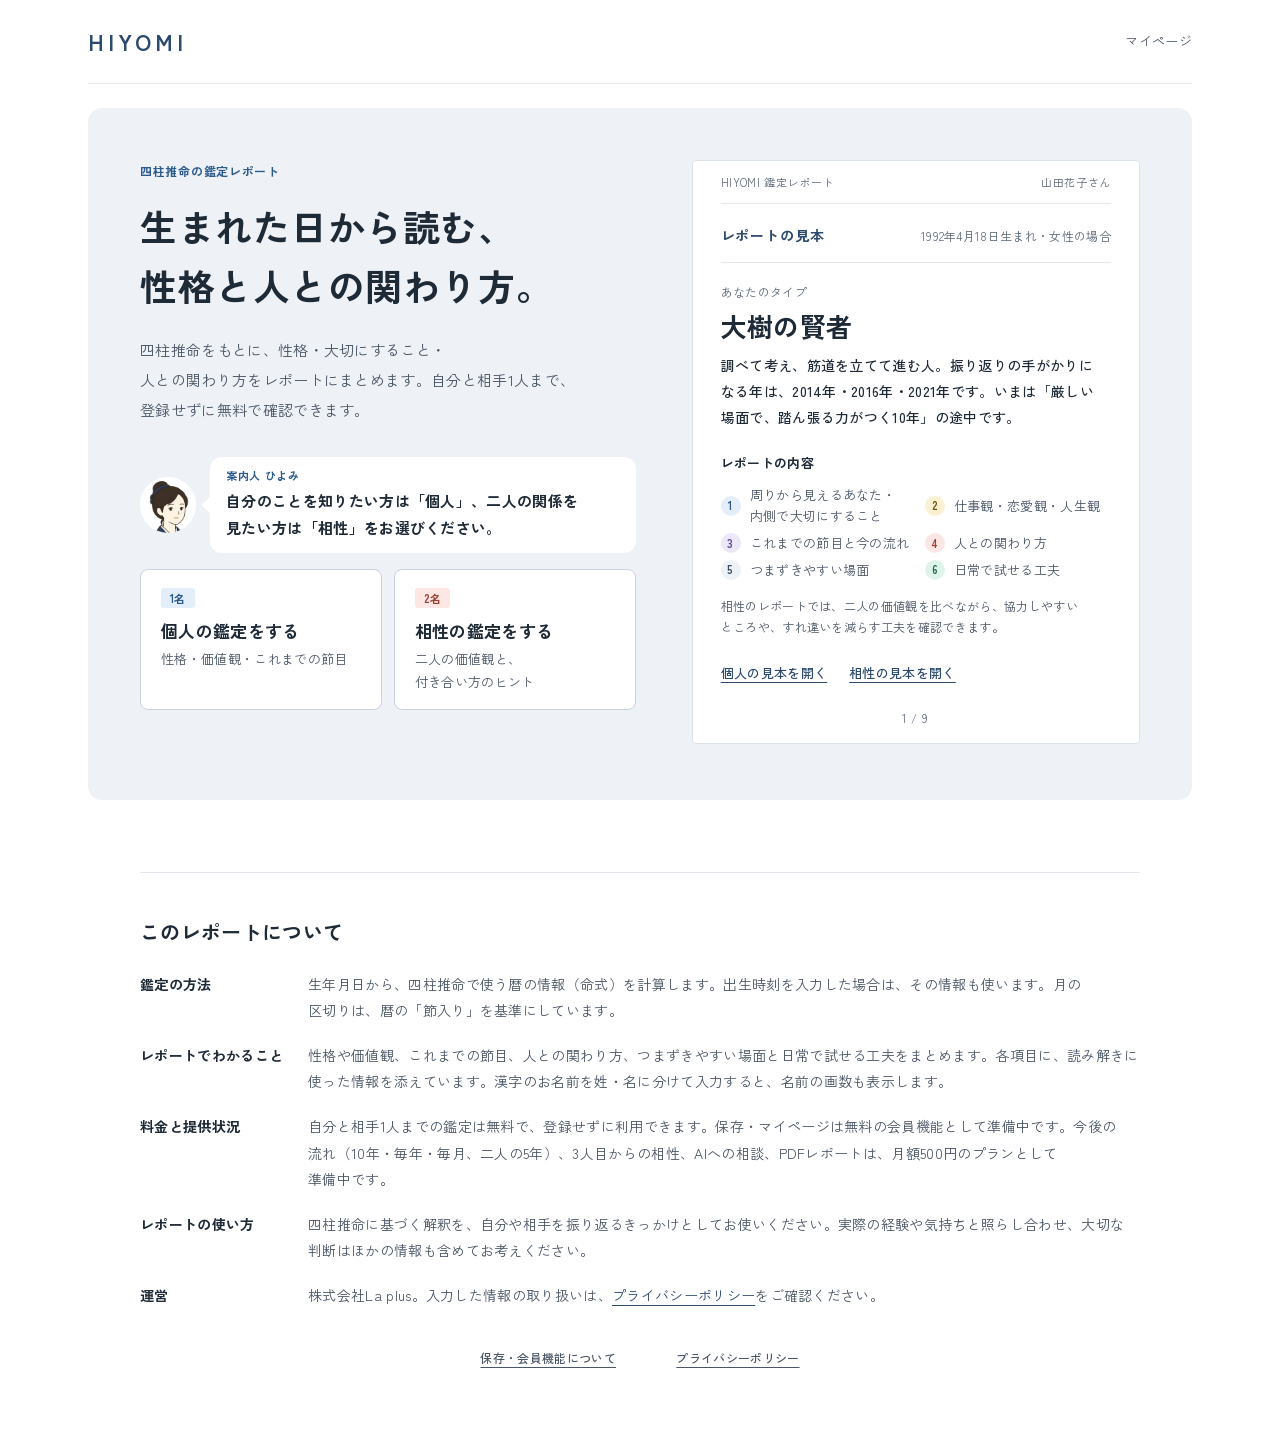
<file: index.html>
<!doctype html>
<html lang="ja">
<head>
<meta charset="utf-8">
<meta name="viewport" content="width=device-width, initial-scale=1, viewport-fit=cover">
<meta name="robots" content="noindex">
<title>HIYOMI｜四柱推命で読む、性格と人との関わり方</title>
<meta name="description" content="生年月日から、性格・大切にすること・人との関わり方を読み解く鑑定レポート。自分と相手1人まで、登録せずに無料で確認できます。">
<link rel="preconnect" href="https://fonts.googleapis.com">
<link rel="preconnect" href="https://fonts.gstatic.com" crossorigin>
<link href="https://fonts.googleapis.com/css2?family=Shippori+Mincho:wght@500;600;700&family=Zen+Kaku+Gothic+New:wght@400;500;700&display=swap" rel="stylesheet">
<link rel="stylesheet" href="assets/style.css">
<link rel="stylesheet" href="assets/site-theme.css">
<link rel="stylesheet" href="assets/personality-report.css">
<link rel="stylesheet" href="assets/kasai.css">
<link rel="stylesheet" href="assets/swipe-report.css">
<script>if (!matchMedia('(prefers-reduced-motion: reduce)').matches) document.documentElement.classList.add('anim');</script>
</head>
<body class="hiyomi-theme">

<main id="entry" class="wrap entry">
  <header class="entry-head">
    <div class="entry-masthead"><p class="brand">HIYOMI</p><a href="#mypage">マイページ</a></div>
    <div class="entry-hero">
      <div class="entry-hero-copy">
        <p class="eyebrow">四柱推命の鑑定レポート</p>
        <h1><span>生まれた日から読む、</span><span>性格と人との関わり方。</span></h1>
        <p class="lead">四柱推命をもとに、性格・大切にすること・人との関わり方をレポートにまとめます。自分と相手1人まで、登録せずに無料で確認できます。</p>
        <div class="guide guide-entry">
          <span class="guide-face"><img src="assets/img/guide-face.webp" alt="" width="160" height="160"></span>
          <div class="guide-say"><p class="guide-name">案内人 ひよみ</p><p class="guide-text">自分のことを知りたい方は「個人」、二人の関係を見たい方は「相性」をお選びください。</p></div>
        </div>
        <div class="mode-choices">
          <button type="button" class="mode-choice mode-solo" data-mode="solo" aria-controls="form" aria-pressed="false">
            <span class="mode-meta">1名</span>
            <span class="mode-title">個人の鑑定をする</span>
            <span class="mode-text">性格・価値観・これまでの節目</span>
          </button>
          <button type="button" class="mode-choice mode-pair" data-mode="pair" aria-controls="form" aria-pressed="false">
            <span class="mode-meta">2名</span>
            <span class="mode-title">相性の鑑定をする</span>
            <span class="mode-text">二人の価値観と、付き合い方のヒント</span>
          </button>
        </div>
      </div>
      <aside class="report-sample" aria-label="鑑定レポートの見本">
        <div class="page-run" aria-hidden="true"><span>HIYOMI 鑑定レポート</span><span>山田花子さん</span></div>
        <div class="sample-head"><p class="sample-doc">レポートの見本</p><p class="sample-who">1992年4月18日生まれ・女性の場合</p></div>
        <p class="sample-kicker">あなたのタイプ</p>
        <p class="sample-type"></p>
        <p class="sample-lead"></p>
        <p class="sample-label">レポートの内容</p>
        <ol class="sample-chapters">
          <li class="c-blue">周りから見えるあなた・内側で大切にすること</li><li class="c-yellow">仕事観・恋愛観・人生観</li><li class="c-lavender">これまでの節目と今の流れ</li>
          <li class="c-pink">人との関わり方</li><li class="c-gray">つまずきやすい場面</li><li class="c-mint">日常で試せる工夫</li>
        </ol>
        <p class="sample-note">相性のレポートでは、二人の価値観を比べながら、協力しやすいところや、すれ違いを減らす工夫を確認できます。</p>
        <p class="sample-links"><a href="#kantei?n=山田花子&d=1992-04-18&s=F">個人の見本を開く</a><a href="#kantei?n=山田太郎&d=1986-08-12&s=M&pd=1990-03-21&ps=F&r=love&pn=佐藤花子">相性の見本を開く</a></p>
        <p class="page-no" aria-hidden="true">1 / 9</p>
      </aside>
    </div>
  </header>

  <form id="form" novalidate hidden>
    <div class="form-intro">
      <div class="mode-switch" role="group" aria-label="鑑定の種類">
        <button type="button" data-mode="solo" aria-pressed="false">個人の鑑定</button>
        <button type="button" data-mode="pair" aria-pressed="false">相性の鑑定</button>
      </div>
      <h2><span class="only-solo">鑑定に使う情報を入力</span><span class="only-pair">二人の情報を入力</span></h2>
      <p><span class="only-solo">お名前・生年月日・性別を入力してください。出生時刻は任意です。</span><span class="only-pair">1人目にあなた、2人目にお相手の情報を入力してください。</span></p>
    </div>
    <div class="form-people">
    <fieldset class="person person-me">
      <legend><span class="only-solo">あなた</span><span class="only-pair">1人目　あなた</span></legend>
      <label class="field">
        <span class="label">お名前</span>
        <input name="n" maxlength="20" placeholder="例：山田 花子" autocomplete="name">
        <small>漢字のお名前で姓と名の間にスペースを入れると、画数も確認できます。</small>
      </label>
      <div class="field">
        <span class="label">生年月日</span>
        <div class="ymd" data-ymd="me">
          <select name="y" aria-label="生まれた年"></select>
          <select name="m" aria-label="生まれた月"></select>
          <select name="d" aria-label="生まれた日"></select>
        </div>
      </div>
      <div class="field">
        <span class="label">性別</span>
        <div class="seg">
          <label><input type="radio" name="s" value="M"><span>男性</span></label>
          <label><input type="radio" name="s" value="F"><span>女性</span></label>
        </div>
        <small>四柱推命で、10年ごとの流れを計算するために使います。</small>
      </div>
      <details class="more-detail">
        <summary>出生時刻・出生地を追加する<em>任意</em></summary>
        <div class="more">
          <label class="field">
            <span class="label">生まれた時刻<em>任意</em></span>
            <input type="time" name="t">
          </label>
          <label class="field">
            <span class="label">生まれた都道府県<em>任意</em></span>
            <select name="p"><option value="">選ばない</option></select>
          </label>
          <small>時刻がわかる場合は、出生時刻も使って計算します。わからない場合は空欄のまま進められます。</small>
        </div>
      </details>
    </fieldset>

    <fieldset class="person person-partner only-pair">
      <legend>2人目　お相手</legend>
      <label class="field">
        <span class="label">お名前<em>任意</em></span>
        <input name="pn" maxlength="20" placeholder="例：佐藤 太郎">
      </label>
      <div class="field">
        <span class="label">生年月日</span>
        <div class="ymd" data-ymd="partner">
          <select name="py" aria-label="相手の生まれた年"></select>
          <select name="pm" aria-label="相手の生まれた月"></select>
          <select name="pd" aria-label="相手の生まれた日"></select>
        </div>
      </div>
      <div class="field">
        <span class="label">性別<em>任意</em></span>
        <div class="seg">
          <label><input type="radio" name="ps" value="M"><span>男性</span></label>
          <label><input type="radio" name="ps" value="F"><span>女性</span></label>
        </div>
      </div>
      <div class="field">
        <span class="label">鑑定する関係<em>任意</em></span>
        <div class="seg">
          <label><input type="radio" name="r" value="love"><span>恋愛</span></label>
          <label><input type="radio" name="r" value="work"><span>仕事</span></label>
        </div>
        <small>選ばない場合は「恋愛」で鑑定します。仕事の相性は、上司・部下などの立場に関係なく、二人の関わり方を読み解きます。</small>
      </div>
    </fieldset>
    </div>

    <div class="form-actions">
      <p class="error" id="err" role="alert"></p>
      <button class="submit" type="submit"><span class="only-solo">個人の鑑定レポートを見る</span><span class="only-pair">相性の鑑定レポートを見る</span></button>
    </div>
  </form>

  <section class="about-report" aria-labelledby="about-h">
    <h2 id="about-h">このレポートについて</h2>
    <dl>
      <div><dt>鑑定の方法</dt><dd>生年月日から、四柱推命で使う暦の情報（命式）を計算します。出生時刻を入力した場合は、その情報も使います。月の区切りは、暦の「節入り」を基準にしています。</dd></div>
      <div><dt>レポートでわかること</dt><dd>性格や価値観、これまでの節目、人との関わり方、つまずきやすい場面と日常で試せる工夫をまとめます。各項目に、読み解きに使った情報を添えています。漢字のお名前を姓・名に分けて入力すると、名前の画数も表示します。</dd></div>
      <div><dt>料金と提供状況</dt><dd>自分と相手1人までの鑑定は無料で、登録せずに利用できます。保存・マイページは無料の会員機能として準備中です。今後の流れ（10年・毎年・毎月、二人の5年）、3人目からの相性、AIへの相談、PDFレポートは、月額500円のプランとして準備中です。</dd></div>
      <div><dt>レポートの使い方</dt><dd>四柱推命に基づく解釈を、自分や相手を振り返るきっかけとしてお使いください。実際の経験や気持ちと照らし合わせ、大切な判断はほかの情報も含めてお考えください。</dd></div>
      <div><dt>運営</dt><dd>株式会社La plus。入力した情報の取り扱いは、<a href="privacy.html">プライバシーポリシー</a>をご確認ください。</dd></div>
    </dl>
  </section>

  <p class="entry-foot"><a href="#mypage">保存・会員機能について</a>　<a href="privacy.html">プライバシーポリシー</a></p>
</main>

<main id="result" class="wrap result personality-report" hidden>
  <header class="profile-masthead"><a class="profile-brand" href="#">HIYOMI</a><span>四柱推命 鑑定書</span><a class="profile-member" href="#mypage">マイページ</a></header>
  <nav class="toc" id="toc" aria-label="章の目次"></nav>
  <div id="report"></div>
</main>

<main id="join" class="wrap join" hidden>
  <header class="account-masthead"><p class="brand">HIYOMI</p><a class="back" href="#" data-back>レポートに戻る</a></header>
  <h1>レポートの保存・ログイン</h1>
  <p class="registration-label">会員機能は準備中です</p>
  <p class="lead">会員登録・保存機能は準備中です。無料の鑑定は登録せずにご利用いただけます。</p>
  <p class="save-note" id="saveNote" hidden></p>

  <div class="providers">
    <button type="button" class="pv pv-line" data-provider="line" data-pv="line">
      <svg class="pv-logo" viewBox="0 0 40 40" aria-hidden="true"><path fill="#fff" d="M20 5C10.6 5 3 11.2 3 18.8c0 6.8 6 12.5 14.2 13.6.6.1 1.3.4 1.5.9.2.4.1 1.1.1 1.5l-.2 1.4c-.1.4-.3 1.6 1.4.9s9.2-5.4 12.5-9.3C34.8 25.2 37 22.2 37 18.8 37 11.2 29.4 5 20 5z"/><text x="20" y="22.6" text-anchor="middle" font-size="8.6" font-weight="700" fill="#06c755" font-family="Arial, Helvetica, sans-serif">LINE</text></svg>
      LINEで続ける
    </button>
    <button type="button" class="pv pv-google" data-provider="google" data-pv="google">
      <svg class="pv-logo" viewBox="0 0 48 48" aria-hidden="true"><path fill="#EA4335" d="M24 9.5c3.54 0 6.71 1.22 9.21 3.6l6.85-6.85C35.9 2.38 30.47 0 24 0 14.62 0 6.51 5.38 2.56 13.22l7.98 6.19C12.43 13.72 17.74 9.5 24 9.5z"/><path fill="#4285F4" d="M46.98 24.55c0-1.57-.15-3.09-.38-4.55H24v9.02h12.94c-.58 2.96-2.26 5.48-4.78 7.18l7.73 6c4.51-4.18 7.09-10.36 7.09-17.65z"/><path fill="#FBBC05" d="M10.53 28.59c-.48-1.45-.76-2.99-.76-4.59s.27-3.14.76-4.59l-7.98-6.19C.92 16.46 0 20.12 0 24c0 3.88.92 7.54 2.56 10.78l7.97-6.19z"/><path fill="#34A853" d="M24 48c6.48 0 11.93-2.13 15.89-5.81l-7.73-6c-2.15 1.45-4.92 2.3-8.16 2.3-6.26 0-11.57-4.22-13.47-9.91l-7.98 6.19C6.51 42.62 14.62 48 24 48z"/></svg>
      Googleで続ける
    </button>
    <button type="button" class="pv pv-apple" data-provider="apple" data-pv="apple">
      <svg class="pv-logo" viewBox="0 0 384 512" aria-hidden="true"><path fill="#fff" d="M318.7 268.7c-.2-36.7 16.4-64.4 50-84.8-18.8-26.9-47.2-41.7-84.7-44.6-35.5-2.8-74.3 20.7-88.5 20.7-15 0-49.4-19.7-76.4-19.7C63.3 141.2 4 184.8 4 273.5q0 39.3 14.4 81.2c12.8 36.7 59 126.7 107.2 125.2 25.2-.6 43-17.9 75.8-17.9 31.8 0 48.3 17.9 76.4 17.9 48.6-.7 90.4-82.5 102.6-119.3-65.2-30.7-61.7-90-61.7-91.9zm-56.6-164.2c27.3-32.4 24.8-61.9 24-72.5-24.1 1.4-52 16.4-67.9 34.9-17.5 19.8-27.8 44.3-25.5 71.9 26.1 2 49.9-11.4 69.4-34.3z"/></svg>
      Appleで続ける
    </button>
  </div>

  <p class="or">ー または ー</p>

  <form class="mail" id="mailForm" novalidate>
    <label class="label" for="mail">メールアドレスで続ける</label>
    <input id="mail" type="email" name="mail" placeholder="例：hanako@example.com" autocomplete="email" inputmode="email">
    <button type="submit" class="pv pv-mail" data-pv="email">ログイン用のリンクを送る</button>
    <p class="error" id="mailErr" role="alert"></p>
    <p class="sent" id="mailSent" role="status" hidden></p>
  </form>

  <div class="join-notes">
    <p>提供開始後は、登録したときと同じ方法でログインする予定です。</p>
    <p>メールアドレスによるログインも準備中です。鑑定結果を見るために、メールアドレスの入力は必要ありません。</p>
    <p>月額プラン（500円）と、毎月のテーマをお届けする機能は準備中です。</p>
    <p>登録すると、<a href="privacy.html">プライバシーポリシー</a>に同意したものとします。</p>
  </div>
  <a class="recover-link" href="#recover">以前の登録を確認する</a>
</main>

<main id="found" class="wrap join" hidden>
  <header class="account-masthead"><p class="brand">HIYOMI</p><a class="back" href="#join">ログイン方法の選択に戻る</a></header>
  <h1>以前の登録が見つかりました</h1>
  <p class="lead"><b id="foundMail"></b> は、<b id="foundOld"></b>で登録されています。登録をまとめる機能は準備中です。</p>
  <div class="providers">
    <button type="button" class="pv pv-main" data-provider="link-old" id="foundLogin"></button>
    <button type="button" class="pv pv-sub" data-provider="link-code">確認コードで登録をまとめる</button>
  </div>
  <p class="join-notes">提供開始後は、<span id="foundNew"></span>と<span id="foundOld2"></span>の登録をまとめられる予定です。</p>
  <details class="separate">
    <summary>別の会員として登録する</summary>
    <p>前のレポートと有料プランは引き継がれません。有料プランが二重になることもあります。</p>
    <button type="button" class="pv pv-sub" data-provider="separate">それでも別の会員として登録する</button>
  </details>
</main>

<main id="recover" class="wrap join" hidden>
  <header class="account-masthead"><p class="brand">HIYOMI</p><a class="back" href="#join">ログイン方法の選択に戻る</a></header>
  <h1>以前の登録を確認する</h1>
  <p class="lead">メールで以前の登録を確認する機能は準備中です。無料の鑑定は、登録の確認をせずに利用できます。</p>
  <form class="mail" id="recoverForm" novalidate>
    <label class="label" for="recoverMail">メールアドレス</label>
    <input id="recoverMail" type="email" placeholder="例：hanako@example.com" autocomplete="email" inputmode="email">
    <button type="submit" class="pv pv-mail">メールを送る</button>
    <p class="error" id="recoverErr" role="alert"></p>
    <p class="sent" id="recoverSent" role="status" hidden></p>
  </form>
  <div class="join-notes">
    <p>個人情報を守るため、登録の有無はこの画面には表示しません。</p>
    <p>同じ生年月日で、何度でも無料のレポートを作成できます。</p>
  </div>
</main>

<main id="mypage" class="wrap join" hidden>
  <header class="account-masthead"><p class="brand">HIYOMI</p><a class="back" href="#">トップに戻る</a></header>
  <h1>マイページ</h1>
  <p class="lead" id="mpWho"></p>
  <h2 class="mp-h">保存したレポート</h2>
  <div id="mpList"></div>
  <a class="sample-link" href="#">新しく鑑定する</a>
  <p class="join-notes">会員登録・レポートの保存は準備中です。月額プラン（500円）と、毎月のテーマ配信も準備中です。</p>
  <button type="button" class="pv pv-sub mp-logout" id="logout">ログアウト</button>
  <p class="join-notes"><a href="privacy.html">プライバシーポリシー</a></p>
</main>

<div class="line-bar" id="lineBar" hidden>
  <a class="line-btn" data-join href="#join">保存・会員機能について</a>
</div>
<div class="loading" id="loading" role="status" aria-live="polite" hidden></div>
<p class="toast" id="toast" role="status" hidden></p>

<script src="vendor/lunar.js"></script>
<script src="assets/meishiki.js"></script>
<script src="assets/texts.js"></script>
<script src="assets/kakusu.js"></script>
<script src="assets/swipe-report.js"></script>
<script src="assets/app.js"></script>
<script src="assets/firebase-config.js"></script>
<script type="module" src="assets/member.js"></script>
</body>
</html>
</file>
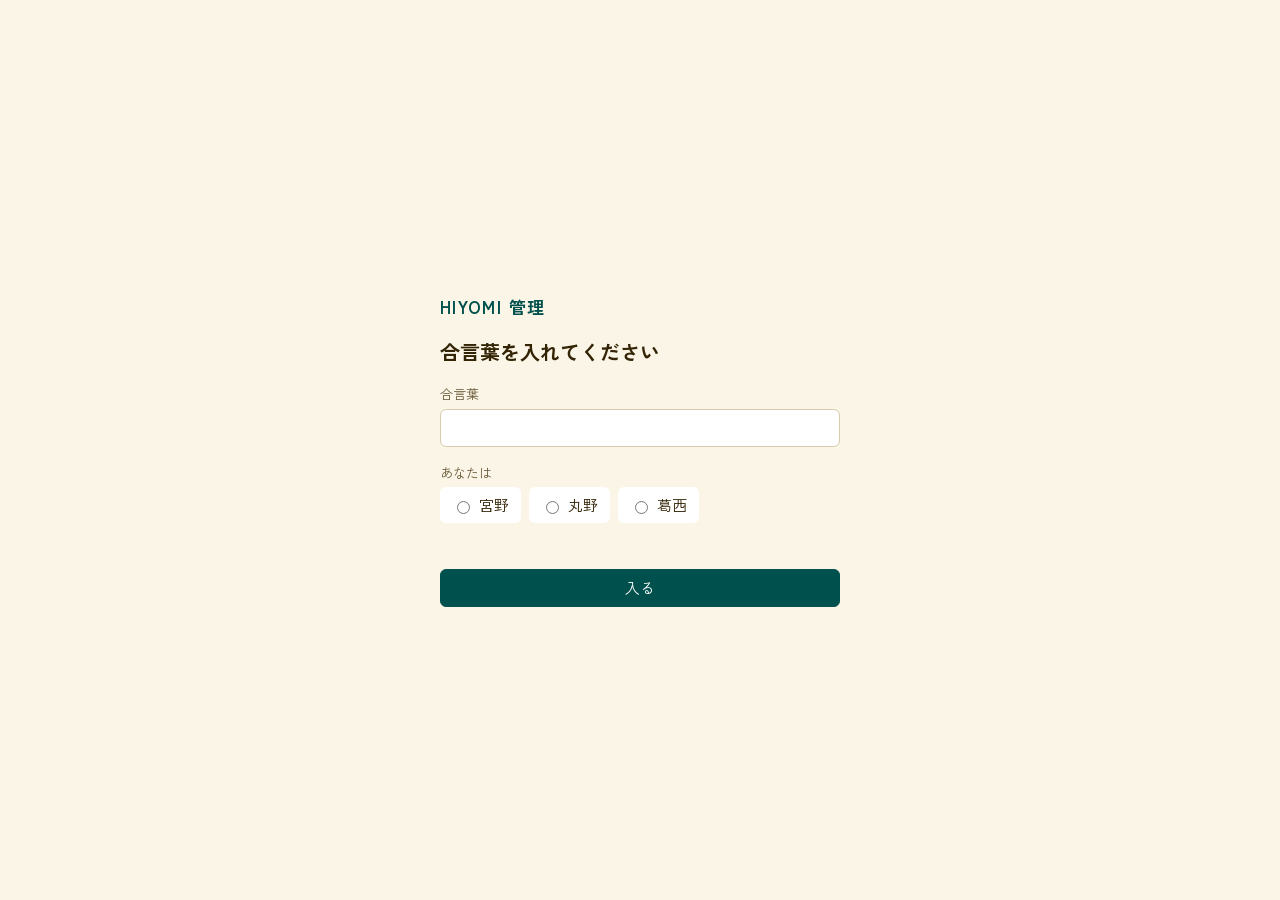
<file: kanri/index.html>
<!doctype html>
<html lang="ja">
<head>
<meta charset="utf-8">
<meta name="viewport" content="width=device-width, initial-scale=1, viewport-fit=cover">
<meta name="robots" content="noindex, nofollow">
<title>HIYOMI 管理</title>
<link rel="preconnect" href="https://fonts.googleapis.com">
<link rel="preconnect" href="https://fonts.gstatic.com" crossorigin>
<link href="https://fonts.googleapis.com/css2?family=Zen+Kaku+Gothic+New:wght@400;500;700&display=swap" rel="stylesheet">
<link rel="stylesheet" href="kanri.css">
</head>
<body>

<div id="gate" class="gate" hidden>
  <form id="gateForm" class="gate-box">
    <p class="brand">HIYOMI 管理</p>
    <h1>合言葉を入れてください</h1>
    <label>合言葉<input name="key" type="password" autocomplete="current-password" required></label>
    <fieldset><legend>あなたは</legend><div class="who" id="gateWho"></div></fieldset>
    <p class="err" id="gateErr"></p>
    <button class="btn primary" type="submit">入る</button>
  </form>
</div>

<header class="top">
  <p class="brand">HIYOMI <span>管理</span></p>
  <nav class="tabs" id="tabs">
    <a href="#tasks" data-tab="tasks">タスク</a>
    <a href="#expenses" data-tab="expenses">経費</a>
    <a href="#review" data-tab="review">添削</a>
  </nav>
  <div class="top-side">
    <span class="sync" id="sync"></span>
    <label class="me">操作する人<select id="me"></select></label>
  </div>
</header>
<p class="local-note" id="localNote" hidden>いまは試用モードです。データはこのブラウザだけに保存され、ほかの2人には見えません。</p>

<main>
  <!-- タスク -->
  <section id="view-tasks" class="view" hidden>
    <form id="taskAdd" class="add-row">
      <input name="title" placeholder="やることを追加（Enter）" required maxlength="200">
      <select name="owner" aria-label="担当"></select>
      <input name="due" type="date" aria-label="期限">
      <button class="btn primary" type="submit">追加</button>
    </form>
    <div class="filters">
      <div class="seg" id="ownerFilter" role="group" aria-label="担当で絞る"></div>
      <label class="check"><input type="checkbox" id="showDone">完了も表示</label>
    </div>
    <div id="taskEmpty" class="empty" hidden>
      <p>タスクはまだありません。上の欄から追加できます。</p>
      <button class="btn" type="button" id="seedTasks">共有シートの「やること」18件を取り込む</button>
    </div>
    <div id="taskList"></div>
  </section>

  <!-- 経費 -->
  <section id="view-expenses" class="view" hidden>
    <div class="exp-grid">
      <div class="exp-main">
        <div class="sum" id="expSum"></div>
        <div class="toolbar">
          <h2>明細</h2>
          <div class="toolbar-side">
            <select id="expMonth" aria-label="月で絞る"></select>
            <button class="btn" type="button" id="expCsv">CSVで書き出す</button>
          </div>
        </div>
        <div id="expList"></div>
      </div>
      <aside class="exp-side">
        <h2>経費を記録</h2>
        <form id="expAdd" class="stack">
          <label>日付<input name="date" type="date" required></label>
          <label>内容<input name="item" required maxlength="100" placeholder="例: ドメイン hiyomi.jp 1年分"></label>
          <label>金額（円・税込）<input name="amount" type="number" inputmode="numeric" min="1" step="1" required></label>
          <label>区分<select name="category"></select></label>
          <label>立て替えた人<select name="payer"></select></label>
          <label>領収書<input name="file" type="file" accept="image/*,application/pdf"></label>
          <label>領収書のURL（ファイルの代わりに）<input name="receipt" type="url" placeholder="https://"></label>
          <label>メモ<textarea name="note" rows="2" maxlength="500"></textarea></label>
          <button class="btn primary" type="submit">記録する</button>
        </form>
        <h2 class="settle-h">立て替えの精算</h2>
        <div id="settle"></div>
      </aside>
    </div>
  </section>

  <!-- 添削 -->
  <section id="view-review" class="view review" hidden>
    <div class="rv-bar">
      <select id="rvPage" aria-label="ページ"></select>
      <div class="seg" role="group" aria-label="表示幅">
        <button type="button" data-dev="sp" aria-pressed="true">スマホ 390</button>
        <button type="button" data-dev="pc" aria-pressed="false">PC 1280</button>
      </div>
      <button type="button" class="btn primary" id="rvMode" aria-pressed="false">コメントを置く</button>
      <span class="rv-hint" id="rvHint">サイトを普通に操作できます。直したい場所が出たら「コメントを置く」を押して、その場所をクリック。</span>
    </div>
    <div class="rv-body">
      <div class="rv-stage" id="rvStage">
        <div class="rv-device" id="rvDevice">
          <iframe id="rvFrame" title="HIYOMI サイト"></iframe>
          <div class="rv-layer" id="rvLayer">
            <div class="rv-hover" id="rvHover" hidden></div>
          </div>
        </div>
        <form class="rv-pop" id="rvPop" hidden>
          <p class="rv-pop-target" id="rvPopTarget"></p>
          <textarea name="text" rows="4" maxlength="2000" placeholder="直してほしいこと（例: この見出しは2行に収めたい）" required></textarea>
          <div class="rv-pop-act">
            <button type="button" class="btn" data-cancel>やめる</button>
            <button type="submit" class="btn primary">コメントする</button>
          </div>
        </form>
      </div>
      <aside class="rv-side">
        <div class="rv-side-head">
          <h2>コメント</h2>
          <div class="seg small" id="rvScope" role="group" aria-label="範囲">
            <button type="button" data-scope="page" aria-pressed="true">このページ</button>
            <button type="button" data-scope="all" aria-pressed="false">すべて</button>
          </div>
          <label class="check"><input type="checkbox" id="rvShowDone">対応済みも表示</label>
        </div>
        <ol class="rv-list" id="rvList"></ol>
      </aside>
    </div>
  </section>
</main>

<dialog id="taskDlg" class="dlg">
  <form method="dialog" id="taskForm" class="stack">
    <h2>タスクを編集</h2>
    <div class="row2">
      <label class="narrow">番号<input name="no" type="number" min="0"></label>
      <label>状況<select name="status"></select></label>
    </div>
    <label>やること<input name="title" required maxlength="200"></label>
    <fieldset><legend>担当</legend><div class="who" id="taskOwners"></div></fieldset>
    <label>期限<input name="due" type="date"></label>
    <label>メモ<textarea name="note" rows="5" maxlength="3000"></textarea></label>
    <p class="link-line" id="taskLink"></p>
    <div class="dlg-act">
      <button type="button" class="btn danger" data-del>削除</button>
      <span class="grow"></span>
      <button type="button" class="btn" data-close autofocus>閉じる</button>
      <button type="submit" class="btn primary" value="save">保存</button>
    </div>
  </form>
</dialog>

<dialog id="expDlg" class="dlg">
  <form method="dialog" id="expForm" class="stack">
    <h2>経費を編集</h2>
    <div class="row2">
      <label>日付<input name="date" type="date" required></label>
      <label>金額（円）<input name="amount" type="number" min="1" step="1" required></label>
    </div>
    <label>内容<input name="item" required maxlength="100"></label>
    <div class="row2">
      <label>区分<select name="category"></select></label>
      <label>立て替えた人<select name="payer"></select></label>
    </div>
    <label>領収書のURL<input name="receipt" type="url"></label>
    <label>領収書を差し替える<input name="file" type="file" accept="image/*,application/pdf"></label>
    <label>メモ<textarea name="note" rows="2" maxlength="500"></textarea></label>
    <label class="check"><input type="checkbox" name="settled">精算済み</label>
    <div class="dlg-act">
      <button type="button" class="btn danger" data-del>削除</button>
      <span class="grow"></span>
      <button type="button" class="btn" data-close autofocus>閉じる</button>
      <button type="submit" class="btn primary" value="save">保存</button>
    </div>
  </form>
</dialog>

<div class="toast" id="toast" role="status" hidden></div>

<script src="config.js"></script>
<script src="seed.js"></script>
<script src="kanri.js"></script>
<script src="review.js"></script>
</body>
</html>
</file>
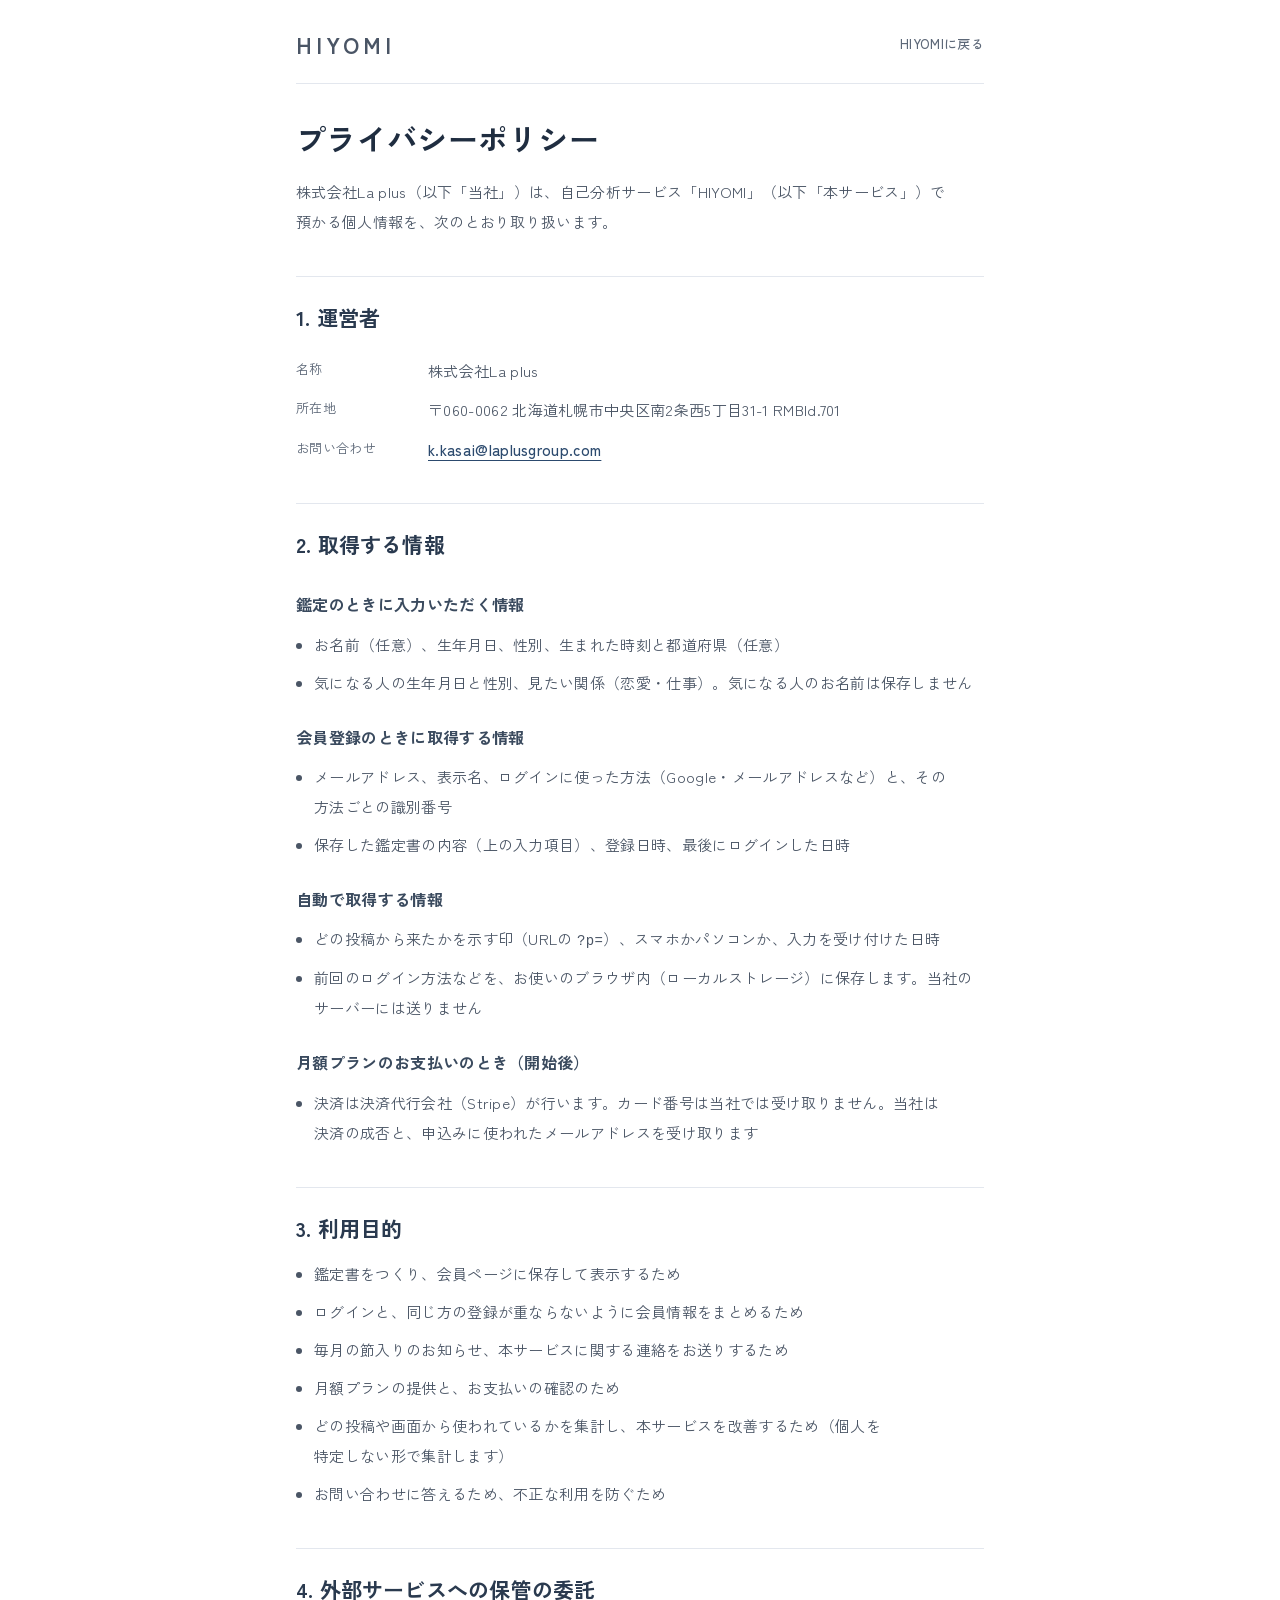
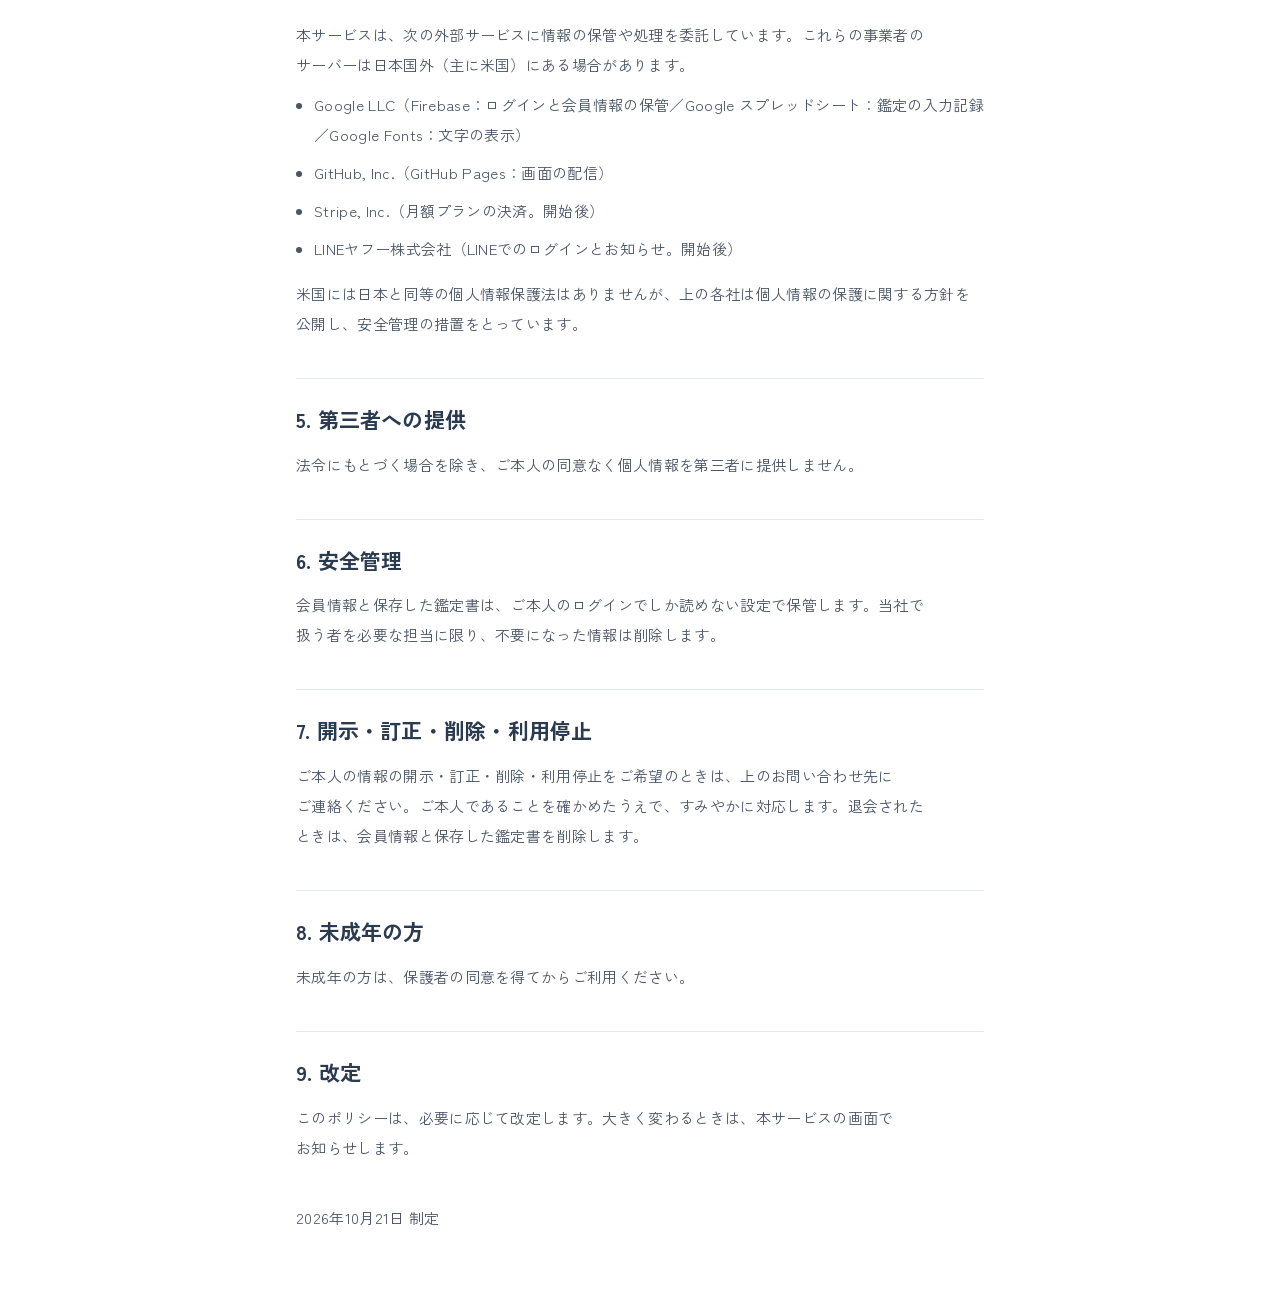
<file: privacy.html>
<!doctype html>
<html lang="ja">
<head>
<meta charset="utf-8">
<meta name="viewport" content="width=device-width, initial-scale=1, viewport-fit=cover">
<meta name="robots" content="noindex">
<title>プライバシーポリシー｜HIYOMI</title>
<link rel="preconnect" href="https://fonts.googleapis.com">
<link rel="preconnect" href="https://fonts.gstatic.com" crossorigin>
<link href="https://fonts.googleapis.com/css2?family=Zen+Kaku+Gothic+New:wght@400;500;700&display=swap" rel="stylesheet">
<link rel="stylesheet" href="assets/style.css">
<link rel="stylesheet" href="assets/site-theme.css">
<link rel="stylesheet" href="assets/kasai.css">
</head>
<body class="hiyomi-theme">
<main class="wrap join policy">
  <header class="account-masthead"><p class="brand">HIYOMI</p><a class="back" href="./">HIYOMIに戻る</a></header>
  <h1>プライバシー<wbr>ポリシー</h1>
  <p class="lead">株式会社La plus（以下「当社」）は、自己分析サービス「HIYOMI」（以下「本サービス」）で預かる個人情報を、次のとおり取り扱います。</p>

  <h2>1. 運営者</h2>
  <dl class="policy-dl">
    <dt>名称</dt><dd>株式会社La plus</dd>
    <dt>所在地</dt><dd>〒060-0062 北海道札幌市中央区南2条西5丁目31-1 RMBld.701</dd>
    <dt>お問い合わせ</dt><dd><a href="mailto:k.kasai@laplusgroup.com">k.kasai@laplusgroup.com</a></dd>
  </dl>

  <h2>2. 取得する情報</h2>
  <h3>鑑定のときに入力いただく情報</h3>
  <ul>
    <li>お名前（任意）、生年月日、性別、生まれた時刻と都道府県（任意）</li>
    <li>気になる人の生年月日と性別、見たい関係（恋愛・仕事）。気になる人のお名前は保存しません</li>
  </ul>
  <h3>会員登録のときに取得する情報</h3>
  <ul>
    <li>メールアドレス、表示名、ログインに使った方法（Google・メールアドレスなど）と、その方法ごとの識別番号</li>
    <li>保存した鑑定書の内容（上の入力項目）、登録日時、最後にログインした日時</li>
  </ul>
  <h3>自動で取得する情報</h3>
  <ul>
    <li>どの投稿から来たかを示す印（URLの <code>?p=</code>）、スマホかパソコンか、入力を受け付けた日時</li>
    <li>前回のログイン方法などを、お使いのブラウザ内（ローカルストレージ）に保存します。当社のサーバーには送りません</li>
  </ul>
  <h3>月額プランのお支払いのとき（開始後）</h3>
  <ul>
    <li>決済は決済代行会社（Stripe）が行います。カード番号は当社では受け取りません。当社は決済の成否と、申込みに使われたメールアドレスを受け取ります</li>
  </ul>

  <h2>3. 利用目的</h2>
  <ul>
    <li>鑑定書をつくり、会員ページに保存して表示するため</li>
    <li>ログインと、同じ方の登録が重ならないように会員情報をまとめるため</li>
    <li>毎月の節入りのお知らせ、本サービスに関する連絡をお送りするため</li>
    <li>月額プランの提供と、お支払いの確認のため</li>
    <li>どの投稿や画面から使われているかを集計し、本サービスを改善するため（個人を特定しない形で集計します）</li>
    <li>お問い合わせに答えるため、不正な利用を防ぐため</li>
  </ul>

  <h2>4. 外部サービスへの保管の委託</h2>
  <p>本サービスは、次の外部サービスに情報の保管や処理を委託しています。これらの事業者のサーバーは日本国外（主に米国）にある場合があります。</p>
  <ul>
    <li>Google LLC（Firebase：ログインと会員情報の保管／Google スプレッドシート：鑑定の入力記録／Google Fonts：文字の表示）</li>
    <li>GitHub, Inc.（GitHub Pages：画面の配信）</li>
    <li>Stripe, Inc.（月額プランの決済。開始後）</li>
    <li>LINEヤフー株式会社（LINEでのログインとお知らせ。開始後）</li>
  </ul>
  <p>米国には日本と同等の個人情報保護法はありませんが、上の各社は個人情報の保護に関する方針を公開し、安全管理の措置をとっています。</p>

  <h2>5. 第三者への提供</h2>
  <p>法令にもとづく場合を除き、ご本人の同意なく個人情報を第三者に提供しません。</p>

  <h2>6. 安全管理</h2>
  <p>会員情報と保存した鑑定書は、ご本人のログインでしか読めない設定で保管します。当社で扱う者を必要な担当に限り、不要になった情報は削除します。</p>

  <h2>7. 開示・訂正・削除・利用停止</h2>
  <p>ご本人の情報の開示・訂正・削除・利用停止をご希望のときは、上のお問い合わせ先にご連絡ください。ご本人であることを確かめたうえで、すみやかに対応します。退会されたときは、会員情報と保存した鑑定書を削除します。</p>

  <h2>8. 未成年の方</h2>
  <p>未成年の方は、保護者の同意を得てからご利用ください。</p>

  <h2>9. 改定</h2>
  <p>このポリシーは、必要に応じて改定します。大きく変わるときは、本サービスの画面でお知らせします。</p>

  <p class="policy-date">2026年10月21日 制定</p>
</main>
</body>
</html>
</file>
<file: assets/style.css>
/* HIYOMI：生成り、こげ茶、深緑。無地・横書きの鑑定書。
   五行の色は分類に限定。見出しは明朝、本文は角ゴシック。
   2026-10-22：一つの年・一つの主題に読み進める余白を設ける。 */
:root {
  --page: #f3ecd9;
  --bg: #faf5e6;
  --paper: #fcfcfa;
  --tint: #f1e9d4;
  --text: #332405;
  --sub: #5e4f33;
  --faint: #76684d;
  --rule: #d9ccae;
  --navy: #00514d;
  --navy-dark: #003e3b;
  --c: var(--navy);
  --t: var(--tint);
  --line: #06c755;
  --serif: 'Shippori Mincho', 'Hiragino Mincho ProN', 'Yu Mincho', serif;
  --sans: 'Zen Kaku Gothic New', 'Hiragino Sans', 'Yu Gothic', sans-serif;
  --display: 'Zen Antique', 'Shippori Mincho', 'Hiragino Mincho ProN', serif;
}

* { box-sizing: border-box; }
html { -webkit-text-size-adjust: 100%; scroll-behavior: auto; -webkit-font-smoothing: antialiased; }
.el-wood { --c: #4f6f3a; --t: #eef0e0; }
.el-fire { --c: #9a4636; --t: #f6e6dc; }
.el-earth { --c: #7a6420; --t: #f3ead2; }
.el-metal { --c: #5f4f8a; --t: #ece7ec; }
.el-water { --c: #3f5f86; --t: #e6eaea; }

body {
  margin: 0;
  background: var(--page);
  color: var(--text);
  font-family: var(--sans);
  font-size: 16px;
  line-height: 1.9;
  letter-spacing: .04em;
  line-break: strict;
  word-break: normal;
  word-break: auto-phrase;
  overflow-wrap: break-word;
}
.cover-title, .sec h2, .summary h2, .band-title, .tl-year h3, .summary .big, .locked h3, legend, .conclusion {
  word-break: keep-all;
  word-break: auto-phrase;
  overflow-wrap: anywhere;
  text-wrap: balance;
}
h1, h2, h3, p { margin: 0; }
button, input, select { font: inherit; color: inherit; letter-spacing: inherit; }
button { cursor: pointer; }
[hidden] { display: none !important; }
::selection { background: #2819191a; }

.wrap { max-width: 480px; margin: 0 auto; min-height: 100vh; background: var(--bg); }

/* ---------- 入口 ---------- */
.entry { padding: 44px 24px 60px; }
.brand { font-family: var(--serif); font-weight: 600; font-size: 19px; letter-spacing: .24em; color: var(--navy); }
.entry-head h1 {
  margin-top: 30px;
  font-family: var(--serif); font-weight: 600; font-size: 30px; line-height: 1.6; letter-spacing: .1em;
}
.entry-head h1 span { display: block; animation: hero-in 1s ease-out both; }
.entry-head h1 span:nth-child(1) { animation-delay: .2s; }
.entry-head h1 span:nth-child(2) { animation-delay: .6s; }
.entry-head h1 span:nth-child(3) { animation-delay: 1s; }
.entry-head .lead { margin-top: 20px; color: var(--sub); font-size: 15px; line-height: 1.9; animation: hero-in 1s ease-out 1.4s both; }
@keyframes hero-in { from { opacity: 0; transform: translateY(10px); } to { opacity: 1; transform: none; } }
@media (prefers-reduced-motion: reduce) {
  .entry-head h1 span, .entry-head .lead { animation: none; }
}

.gods { margin-top: 40px; }
.gods h2 { font-family: var(--serif); font-weight: 600; font-size: 21px; letter-spacing: .12em; word-break: keep-all; word-break: auto-phrase; }
.gods-lead { margin-top: 8px; font-size: 14px; color: var(--sub); }
.gods-grid { list-style: none; margin: 20px -14px 0; padding: 0; display: grid; grid-template-columns: repeat(5, 1fr); gap: 6px; }
.gods-grid li { padding: 10px 0 12px; background: var(--t); border-radius: 4px; text-align: center; }
.gods-grid .el {
  display: flex; align-items: center; justify-content: center; width: 30px; height: 30px; margin: 0 auto 2px;
  border-radius: 50%; background: var(--c); color: #fff; font-family: var(--serif); font-weight: 600; font-size: 15px; line-height: 1;
}
.gods-grid figure { margin: 0; }
.gods-grid figure + figure { margin-top: 8px; }
.gods-grid img { display: block; width: 100%; height: auto; }
.gods-grid figcaption { font-family: var(--serif); font-weight: 600; font-size: 13px; line-height: 1.5; letter-spacing: .02em; color: var(--c); white-space: nowrap; }
.gods-grid small { display: block; font-family: var(--sans); font-weight: 400; font-size: 10.5px; line-height: 1.5; color: var(--sub); white-space: nowrap; letter-spacing: -.04em; }

.pair { display: grid; grid-template-columns: 1fr 1fr; gap: 8px; margin-top: 20px; }
.pair figure { margin: 0; padding: 8px 0 14px; background: var(--t); border-radius: 16px; text-align: center; }
.pair img { display: block; width: 100%; height: auto; }
.pair figcaption { font-size: 13px; color: var(--sub); }
.pair figcaption b { display: block; font-family: var(--serif); font-weight: 600; font-size: 17px; color: var(--c); letter-spacing: .06em; word-break: keep-all; }

form { margin-top: 40px; }
fieldset { border: 0; margin: 0 0 16px; padding: 26px 20px 8px; background: var(--paper); border-radius: 20px; }
legend { float: left; width: 100%; padding: 0; margin-bottom: 16px; font-family: var(--serif); font-weight: 600; font-size: 21px; letter-spacing: .12em; }
legend em, .label em { font-style: normal; font-family: var(--sans); font-weight: 400; font-size: 12px; color: var(--faint); letter-spacing: .04em; margin-left: 8px; }
.hint { clear: both; color: var(--sub); font-size: 14px; margin-bottom: 16px; }
.field { display: block; clear: both; margin-bottom: 20px; }
.label { display: block; font-size: 14px; font-weight: 500; color: var(--sub); margin-bottom: 6px; }
.field small, .more small { display: block; margin-top: 6px; font-size: 13px; color: var(--faint); line-height: 1.7; }
input:not([type]), input[type=text], input[type=email], input[type=time], select {
  width: 100%;
  height: 50px;
  padding: 0 12px;
  background: var(--bg);
  border: 1px solid var(--rule);
  border-radius: 4px;
  font-size: 16px;
  appearance: none;
  -webkit-appearance: none;
}
input::placeholder { color: #9a8c70; }
select {
  background-image: url("data:image/svg+xml,%3Csvg xmlns='http://www.w3.org/2000/svg' width='10' height='6'%3E%3Cpath d='M0 0l5 6 5-6z' fill='%23332405'/%3E%3C/svg%3E");
  background-repeat: no-repeat;
  background-position: right 10px center;
  padding-right: 26px;
}
input:focus, select:focus { outline: 2px solid var(--navy); outline-offset: 1px; }
.ymd { display: grid; grid-template-columns: 1.4fr 1fr 1fr; gap: 8px; }
.seg { display: grid; grid-template-columns: 1fr 1fr; gap: 8px; }
.seg label { position: relative; }
.seg input { position: absolute; opacity: 0; inset: 0; }
.seg span {
  display: flex; align-items: center; justify-content: center;
  height: 50px; border-radius: 999px; background: var(--bg); border: 1px solid var(--rule); font-weight: 500;
}
.seg input:checked + span { background: var(--navy); border-color: var(--navy); color: #fff; }
.seg input:focus-visible + span { outline: 2px solid var(--navy); outline-offset: 2px; }
.more { margin: 0 0 18px; }
.error { min-height: 1.7em; color: #a3361f; font-size: 14px; font-weight: 500; margin: 8px 0; }
.submit {
  position: relative; width: 100%; height: 62px; border: 0; border-radius: 999px;
  background: var(--navy); color: #fff; font-size: 18px; font-weight: 700; letter-spacing: .12em;
}
/* 参考サイトの「丸の中の矢印」。押すと先へ進むボタンにだけ付ける */
.submit::after, .line-btn::after, .mini-line::after {
  content: ''; position: absolute; right: 12px; top: 50%; width: 30px; height: 30px; margin-top: -15px; border-radius: 50%;
  background: #fff url("data:image/svg+xml,%3Csvg xmlns='http://www.w3.org/2000/svg' width='8' height='12'%3E%3Cpath d='M1.5 1l5 5-5 5' fill='none' stroke='%2300514d' stroke-width='2'/%3E%3C/svg%3E") center / 8px 12px no-repeat;
}
.submit:hover { background: var(--navy-dark); }
.sample-link { display: block; margin-top: 22px; text-align: center; font-size: 14px; color: var(--navy); font-weight: 500; }

/* ---------- 目次 ---------- */
.result { padding-bottom: 112px; }
.toc {
  position: sticky; top: 0; z-index: 10;
  display: flex; gap: 6px; overflow-x: auto; scrollbar-width: none;
  padding: 10px 16px; background: var(--bg); border-bottom: 1px solid var(--rule);
}
.toc::-webkit-scrollbar { display: none; }
.toc::after { content: ''; flex: none; width: 4px; }
.toc a {
  flex: none; padding: 6px 14px; border-radius: 999px; background: var(--paper);
  color: var(--text); font-size: 14px; font-weight: 500; line-height: 1.6; text-decoration: none;
}
.toc a.on { background: var(--navy); color: #fff; font-weight: 700; }

/* ---------- 表紙 ---------- */
img.cover-art, .gods-grid img, .pair img, img.photo { mix-blend-mode: multiply; }
.cover { padding: 24px 24px 44px; background: var(--bg); text-align: center; }
.cover-fig { margin: 0 auto; padding-top: 12px; background: var(--t); border-radius: 28px; }
.cover-art { display: block; width: 240px; height: auto; margin: 0 auto; }
/* 参考サイトの名前のリボン。人物（神）の名札としてここだけで使う */
.cover-who {
  display: inline-block; margin-top: -22px; padding: 6px 30px; position: relative;
  background: var(--c); color: #fff; font-family: var(--serif); font-weight: 600; font-size: 15px; letter-spacing: .12em;
  clip-path: polygon(0 0, 100% 0, calc(100% - 12px) 50%, 100% 100%, 0 100%, 12px 50%);
}
.cover-title { margin-top: 14px; font-family: var(--serif); font-weight: 600; font-size: 44px; line-height: 1.35; letter-spacing: .12em; color: var(--c); }
.cover-origin { margin-top: 14px; font-size: 15px; color: var(--sub); }
.cover-only { margin-top: 28px; padding: 18px 20px; background: var(--paper); border-radius: 16px; font-size: 15px; text-align: left; }
.nw { white-space: nowrap; }
.cover-meta { margin-top: 18px; font-size: 13px; color: var(--faint); }

/* ---------- 章 ---------- */
.sec { padding: 60px 24px 8px; scroll-margin-top: 52px; }
.sec h2 { font-family: var(--serif); font-weight: 600; font-size: 28px; line-height: 1.5; letter-spacing: .12em; }
.sec-lead { margin-top: 12px; color: var(--sub); font-size: 15px; }
.basis { margin-top: 12px; font-size: 13px; color: var(--faint); line-height: 1.8; }
.sec h3 { font-family: var(--serif); font-weight: 600; font-size: 20px; line-height: 1.6; letter-spacing: .08em; }

/* ---------- 年表 ---------- */
.tl { list-style: none; margin: 34px 0 0; padding: 0 0 0 10px; }
.tl > li { position: relative; padding: 0 0 34px 34px; border-left: 1px dashed var(--c); }
.tl > li:last-child { padding-bottom: 6px; }
.pill {
  display: inline-block; padding: 2px 12px; border-radius: 999px;
  background: color-mix(in srgb, var(--c) 12%, var(--bg)); color: var(--c);
  font-size: 13px; font-weight: 700; letter-spacing: .04em;
}
.band-title { margin-top: 10px; font-family: var(--serif); font-weight: 600; font-size: 22px; line-height: 1.6; letter-spacing: .08em; }
.node {
  position: absolute; left: -28px; top: -4px;
  width: 56px; height: 56px; border-radius: 50%;
  display: flex; align-items: center; justify-content: center;
  background: var(--bg); border: 1px solid var(--c); color: var(--c);
  font-size: 15px; font-weight: 700; letter-spacing: 0;
}
.tl-year { padding-left: 42px !important; }
.tl-year h3 { color: var(--c); padding-top: 8px; }
.tl-period { font-size: 14px; color: var(--sub); }
.photo-wrap { margin-top: 10px; }
.photo { display: block; width: 100%; height: auto; aspect-ratio: 4 / 3; }
.tl-text { margin-top: 12px; font-size: 16px; }
.tl-more { margin-top: 8px; font-size: 15px; color: var(--sub); }
.hit { display: flex; gap: 8px; margin-top: 16px; }
.hit button {
  flex: 1; height: 46px; border-radius: 999px; border: 1px solid var(--rule); background: var(--paper);
  font-size: 15px; font-weight: 700; color: var(--sub);
}
.hit button[aria-pressed=true] { background: var(--c); border-color: var(--c); color: #fff; }
.tl-now .node { background: var(--c); color: #fff; }
.tl-next .node { border-style: dashed; color: var(--faint); border-color: var(--faint); }
.tl-next { border-left-color: transparent !important; }
.tl-next h3 { color: var(--sub); }
.tally { margin-top: 20px; padding: 16px 18px; background: var(--paper); border-radius: 16px; font-size: 16px; }
.tally b { font-family: var(--serif); font-size: 26px; color: var(--navy); margin: 0 3px; }
.mini-line {
  position: relative; display: inline-block; margin-top: 14px; padding: 10px 52px 10px 22px; border-radius: 999px;
  background: var(--navy); color: #fff; font-size: 15px; font-weight: 700; text-decoration: none;
}

/* ---------- 命式 ---------- */
.cards { display: grid; grid-template-columns: 1fr 1fr; gap: 10px; margin: 26px -8px 0; }
@media (max-width: 359px) { .cards { grid-template-columns: 1fr; } }
.pcard { min-width: 0; padding: 16px 14px 14px; background: var(--t); border-radius: 16px; }
.pcard.is-day { outline: 1px solid var(--c); outline-offset: -1px; }
.pcard-pos { display: flex; justify-content: space-between; align-items: center; font-size: 14px; color: var(--sub); }
.pcard-pos .me { font-size: 13px; color: var(--c); font-weight: 700; }
.pcard-gz { margin-top: 4px; font-family: var(--serif); font-weight: 600; font-size: 44px; line-height: 1.25; letter-spacing: .08em; color: var(--c); }
.pcard-yomi { font-size: 13px; color: var(--sub); }
.pcard dl { display: grid; grid-template-columns: auto 1fr; gap: 6px 10px; margin: 14px 0 0; font-size: 14px; }
.pcard dt { font-size: 13px; white-space: nowrap; color: var(--faint); }
.pcard dd { margin: 0; font-weight: 500; }
.term {
  padding: 0; border: 0; background: none; color: inherit; font-weight: inherit;
  text-decoration: underline dotted; text-underline-offset: 4px; text-decoration-color: #a8987a;
}
.term-box { margin-top: 14px; padding: 14px 18px; background: var(--tint); border-radius: 16px; font-size: 15px; }
.term-box b { color: var(--navy); margin-right: 8px; }
.swipe-hint { margin-top: 8px; font-size: 13px; color: var(--faint); }

/* ---------- 性格 ---------- */
.flip {
  display: block; width: 100%; margin-top: 24px; padding: 24px 22px; text-align: left;
  border: 0; border-radius: 16px; background: var(--paper); line-height: 1.9;
}
.flip[aria-pressed=true] { background: var(--navy); color: #fff; }
.flip-label { display: flex; justify-content: space-between; align-items: baseline; font-family: var(--serif); font-weight: 600; font-size: 21px; letter-spacing: .1em; }
.flip-label small { font-family: var(--sans); font-weight: 400; font-size: 13px; letter-spacing: .04em; opacity: .75; }
.flip-text { display: block; margin-top: 12px; font-size: 16px; }
.flip-basis { display: block; margin-top: 12px; font-size: 13px; opacity: .75; }
.flip .back, .flip[aria-pressed=true] .front { display: none; }
.flip[aria-pressed=true] .back { display: block; }

/* ---------- 価値観・強み ---------- */
.block { margin-top: 30px; }
.block p { margin-top: 8px; }
.block + .block { padding-top: 30px; border-top: 1px solid var(--rule); }

/* ---------- 星 ---------- */
.stars { margin-top: 24px; display: grid; gap: 16px; }
.star-row { display: grid; grid-template-columns: 1fr auto; align-items: center; gap: 4px 12px; }
.star-row .nm { font-weight: 700; }
.star-row .nm small { font-weight: 400; color: var(--sub); font-size: 14px; margin-left: 8px; }
.dots { display: flex; gap: 4px; }
.dots i { width: 18px; height: 18px; border-radius: 50%; background: #e6dcc4; }
.dots i.on { background: var(--c); }
.star-row.top .nm { color: var(--c); }

/* ---------- 九星 ---------- */
.kyu { margin-top: 24px; display: grid; gap: 12px; }
.kyu div { padding: 18px 20px; background: var(--paper); border-radius: 16px; }
.kyu .k-label { font-size: 14px; color: var(--sub); }
.kyu .k-name { font-family: var(--serif); font-weight: 600; font-size: 25px; letter-spacing: .1em; margin-top: 2px; }
.kyu .k-text { margin-top: 6px; font-size: 16px; }

/* ---------- まとめ ---------- */
.summary { margin: 60px 0 0; padding: 52px 26px; background: var(--navy); color: #fff; border-radius: 0; scroll-margin-top: 52px; }
.summary h2 { font-family: var(--serif); font-weight: 600; font-size: 28px; letter-spacing: .12em; }
.summary p { margin-top: 18px; font-size: 16px; }
.summary .big { font-family: var(--serif); font-weight: 600; font-size: 27px; line-height: 1.6; letter-spacing: .1em; }

/* ---------- 相性 ---------- */
.conclusion { margin-top: 22px; font-family: var(--serif); font-weight: 600; font-size: 22px; line-height: 1.75; letter-spacing: .06em; }
.goods { margin: 18px 0 0; padding: 0; list-style: none; display: grid; gap: 12px; }
.goods li { padding: 16px 18px; background: var(--paper); border-radius: 16px; font-size: 16px; }
.caution { margin-top: 12px; font-size: 13px; color: var(--faint); }

/* ---------- 鍵付き ---------- */
.locked { margin-top: 22px; padding: 24px 22px; background: var(--paper); border-radius: 16px; }
.locked h3 { font-size: 20px; }
.locked ul { margin: 12px 0 0; padding-left: 1.2em; color: var(--sub); }
.locked .price { margin-top: 16px; font-size: 16px; }
.locked .price b { font-family: var(--serif); font-size: 24px; color: var(--navy); }
.locked .note { margin-top: 6px; font-size: 13px; color: var(--faint); }

.foot { padding: 44px 24px 20px; font-size: 13px; color: var(--faint); }
.foot a { color: var(--navy); font-weight: 500; }
.foot p + p { margin-top: 10px; }

/* ---------- 会員登録 ---------- */
.join { padding: 20px 24px 60px; }
.join .back { display: inline-block; padding: 8px 0; font-size: 14px; font-weight: 500; color: var(--navy); }
.join .brand { margin-top: 24px; }
.join h1 { margin-top: 14px; font-family: var(--serif); font-weight: 600; font-size: 30px; line-height: 1.5; letter-spacing: .1em; }
.join .lead { margin-top: 14px; font-size: 15px; color: var(--sub); }
.providers { display: grid; gap: 10px; margin-top: 30px; }
.pv {
  position: relative;
  display: flex; align-items: center; justify-content: center; gap: 10px; width: 100%; height: 54px;
  border: 1px solid transparent; border-radius: 999px; font-size: 16px; font-weight: 700; letter-spacing: .06em;
}
.pv-line { background: var(--line); color: #fff; }
.pv-google { background: #fff; color: #1f1f1f; border-color: #747775; }
.pv-apple { background: #000; color: #fff; }
.pv-mail { margin-top: 10px; background: var(--navy); color: #fff; }
.pv-logo { flex: none; width: 22px; height: 22px; }
.pv-line .pv-logo { width: 28px; height: 28px; margin-right: -2px; }
.pv-apple .pv-logo { height: 20px; margin-top: -3px; }
.or { margin: 28px 0 0; text-align: center; font-size: 14px; color: var(--sub); letter-spacing: .1em; }
.mail { margin-top: 20px; }
.mail .label { margin-bottom: 8px; }
.pv-last {
  position: absolute; right: 12px; top: 50%; transform: translateY(-50%);
  padding: 2px 8px; border-radius: 999px; background: #fff; color: var(--text);
  font-size: 12px; font-weight: 700; letter-spacing: .04em;
}
.pv-google .pv-last { background: var(--tint); }
.pv-main { background: var(--navy); color: #fff; }
.pv-sub { background: var(--paper); color: var(--text); border-color: var(--rule); }
.save-note { margin-top: 18px; padding: 14px 16px; background: var(--paper); border-radius: 16px; font-size: 14px; }
.recover-link { display: inline-block; margin-top: 22px; font-size: 14px; font-weight: 500; color: var(--navy); }
.join .lead b { color: var(--text); }
.join .lead, .join-notes, .save-note { word-break: keep-all; word-break: auto-phrase; overflow-wrap: anywhere; }
.separate { margin-top: 36px; font-size: 14px; color: var(--sub); }
.separate summary { cursor: pointer; font-weight: 500; }
.separate p { margin: 10px 0 12px; font-size: 13px; }
.join-notes { margin-top: 32px; font-size: 13px; color: var(--sub); line-height: 1.8; }
.join-notes p + p { margin-top: 8px; }

.sent { margin-top: 12px; padding: 14px 16px; background: #e3ecdc; border-radius: 16px; font-size: 14px; word-break: auto-phrase; }
.join-notes a, .entry-foot a { color: var(--navy); font-weight: 500; }
.entry-foot { margin-top: 28px; text-align: center; font-size: 13px; }

/* ---------- 会員ページ ---------- */
.mp-next { margin-top: 26px; padding: 22px 22px 20px; background: var(--tint); border-radius: 20px; }
.mp-label { font-size: 14px; color: var(--sub); }
.mp-year { margin-top: 4px; font-family: var(--serif); font-weight: 600; font-size: 40px; line-height: 1.3; letter-spacing: .06em; color: var(--navy); }
.mp-title { font-family: var(--serif); font-weight: 600; font-size: 20px; letter-spacing: .06em; }
.mp-text { margin-top: 8px; font-size: 15px; }
.mp-h { margin-top: 40px; font-family: var(--serif); font-weight: 600; font-size: 21px; letter-spacing: .1em; }
.mp-list { list-style: none; margin: 14px 0 0; padding: 0; display: grid; gap: 10px; }
.mp-list a { display: block; padding: 16px 18px; background: var(--t); border-radius: 16px; color: var(--text); text-decoration: none; }
.mp-list b { display: block; font-family: var(--serif); font-weight: 600; font-size: 17px; color: var(--c); }
.mp-list span { font-size: 13px; color: var(--sub); }
.mp-empty { margin-top: 12px; font-size: 15px; color: var(--sub); }
.mp-logout { margin-top: 24px; }

/* ---------- プライバシーポリシー ---------- */
.policy h2 { margin-top: 40px; font-family: var(--serif); font-weight: 600; font-size: 20px; letter-spacing: .08em; }
.policy h3 { margin-top: 18px; font-size: 15px; font-weight: 700; }
.policy p, .policy ul { margin-top: 10px; font-size: 15px; }
.policy ul { padding-left: 1.2em; }
.policy li + li { margin-top: 4px; }
.policy a { color: var(--navy); font-weight: 500; overflow-wrap: anywhere; }
.policy code { font-size: 14px; }
.policy-dl { display: grid; grid-template-columns: auto 1fr; gap: 6px 16px; margin: 12px 0 0; font-size: 15px; }
.policy-dl dt { color: var(--sub); white-space: nowrap; }
.policy-dl dd { margin: 0; }
.policy-date { margin-top: 40px !important; color: var(--sub); }

/* ---------- 下の固定ボタン ---------- */
.line-bar {
  position: fixed; left: 0; right: 0; bottom: 0; z-index: 20;
  padding: 12px 16px calc(12px + env(safe-area-inset-bottom));
  background: color-mix(in srgb, var(--bg) 94%, transparent);
  border-top: 1px solid var(--rule);
}
.line-btn {
  position: relative; display: flex; align-items: center; justify-content: center;
  max-width: 448px; height: 56px; margin: 0 auto; border-radius: 999px;
  background: var(--navy); color: #fff; font-weight: 700; font-size: 17px; letter-spacing: .08em; text-decoration: none;
}
.toast {
  position: fixed; left: 50%; bottom: 96px; transform: translateX(-50%); z-index: 30;
  padding: 10px 16px; border-radius: 999px; background: var(--text); color: var(--bg); font-size: 14px;
}

@media (min-width: 720px) {
  .entry-head h1 { font-size: 34px; }
}

/* ---------- 鑑定書として読むための構成 ---------- */
body { letter-spacing: .025em; }
a { text-underline-offset: 4px; }
button, a, input, select, summary { -webkit-tap-highlight-color: transparent; }
:focus-visible { outline: 2px solid var(--navy); outline-offset: 5px; }
.wrap { width: 100%; }
.entry { padding: 0 28px 56px; }
.entry-head { padding: 27px 0 44px; }
.entry-masthead { display: flex; justify-content: space-between; align-items: center; gap: 20px; }
.entry-masthead .brand { font-size: 25px; letter-spacing: .19em; }
.entry-masthead a { font-size: 12px; color: var(--sub); padding: 10px 0; }
.eyebrow, .reading-label, .chapter-label { font-size: 12px; font-weight: 500; letter-spacing: .1em; color: var(--navy); }
.entry-head .eyebrow { margin-top: 57px; }
.entry-head h1 { margin-top: 24px; font-size: 35px; letter-spacing: .075em; line-height: 1.7; }
.entry-head h1 span { animation: none; }
.hero-emphasis { color: var(--navy); }
.entry-head .lead { margin-top: 24px; line-height: 2; animation: none; }
.hero-cta { display: flex; align-items: center; justify-content: space-between; gap: 16px; margin-top: 37px; padding: 18px 22px; background: var(--navy); color: white; font-size: 16px; font-weight: 500; text-decoration: none; border-radius: 4px; }
.hero-cta:hover { background: var(--navy-dark); }
.hero-cta span { font-size: 22px; line-height: 1; }
.hero-note { margin-top: 9px; text-align: center; color: var(--sub); font-size: 12px; }
.entry-preview-links { display: flex; justify-content: center; flex-wrap: wrap; gap: 12px 24px; margin-top: 26px; }
.entry-preview-links a { font-size: 13px; color: var(--navy); padding: 6px 0; }
.gods { margin: 0 -28px; padding: 25px 28px; background: var(--tint); }
.gods summary { display: flex; align-items: center; justify-content: space-between; gap: 16px; cursor: pointer; list-style: none; font-family: var(--serif); font-size: 17px; font-weight: 600; line-height: 1.7; }
.gods summary::-webkit-details-marker { display: none; }
.gods summary small { display: block; margin-top: 5px; color: var(--sub); font-family: var(--sans); font-size: 12px; font-weight: 400; }
.disclosure-mark { font-family: var(--sans); font-size: 22px; color: var(--navy); }
.gods[open] .disclosure-mark { transform: rotate(45deg); }
.gods-lead { margin-top: 22px; }
.gods-grid { margin: 20px -16px 0; gap: 4px; grid-template-columns: repeat(5, minmax(84px, 1fr)); overflow-x: auto; padding-bottom: 12px; }
.gods-grid li { border-radius: 0; }
.gods-grid figcaption { font-size: 14px; letter-spacing: 0; }
.gods-grid small { font-size: 12px; white-space: nowrap; line-height: 1.5; letter-spacing: 0; padding: 4px 2px 0; }
#form { margin-top: 0; padding-top: 56px; scroll-margin-top: 12px; }
.form-intro { margin-bottom: 32px; }
.form-intro h2 { margin-top: 10px; font-family: var(--serif); font-size: 25px; font-weight: 600; line-height: 1.6; }
.form-intro > p:last-child { margin-top: 12px; color: var(--sub); font-size: 14px; }
fieldset { background: none; border-radius: 0; padding: 0; margin-bottom: 42px; min-width: 0; }
legend { font-size: 18px; letter-spacing: .04em; margin-bottom: 22px; }
fieldset + fieldset { padding: 28px 20px 10px; margin: 0 -20px 24px; background: var(--paper); }
fieldset + fieldset legend { padding-top: 0; font-size: 21px; line-height: 1.6; }
.label { color: var(--text); font-size: 14px; }
input:not([type]), input[type=text], input[type=email], input[type=time], select { background-color: var(--paper); border-color: #bcb199; border-radius: 3px; }
input::placeholder { color: #75684e; }
.seg span { border-radius: 3px; background: var(--paper); }
.more { margin-top: 28px; }
.submit { border-radius: 4px; height: auto; min-height: 60px; padding: 14px 44px 14px 14px; font-size: 17px; letter-spacing: .04em; }
.submit::after, .line-btn::after, .mini-line::after { content: '→'; background: none; border-radius: 0; color: currentColor; width: 24px; font-size: 22px; font-weight: 400; }
.entry-foot { display: flex; justify-content: center; flex-wrap: wrap; gap: 12px; }

.toc { padding: 10px 20px; gap: 4px; border: 0; background: var(--bg); }
.toc a { background: transparent; border-radius: 3px; font-size: 13px; padding: 7px 13px; }
.toc a.on { font-weight: 500; }
.result { padding-bottom: 100px; }
.cover { padding: 30px 28px 40px; text-align: left; }
.cover-opening { margin-top: 22px; }
.cover-who { margin: 0; padding: 0; clip-path: none; background: none; color: var(--sub); font-family: var(--sans); font-size: 14px; font-weight: 400; letter-spacing: .04em; }
.cover-title { margin-top: 9px; font-size: 36px; line-height: 1.5; letter-spacing: .05em; color: var(--navy); text-wrap: balance; }
.cover-fig { margin: 22px -28px 0; padding: 0; border-radius: 0; background: var(--t); }
.cover-art { width: 176px; }
.cover-origin { font-size: 13px; margin-top: 18px; line-height: 1.9; text-align: center; }
.cover-only { background: none; border-radius: 0; padding: 0; margin-top: 18px; font-size: 13px; color: var(--sub); line-height: 1.8; }
.cover-meta { margin-top: 8px; font-size: 12px; }
.reading-start { display: grid; gap: 7px; margin-top: 25px; }
.reading-link { width: 100%; display: flex; align-items: center; justify-content: space-between; gap: 14px; padding: 13px 0; border: 0; background: none; color: var(--navy); font: 500 14px/1.6 var(--sans); text-align: left; }
.reading-start .reading-link:first-child { background: var(--navy); color: white; padding: 15px 18px; border-radius: 3px; }
.reading-link span { font-size: 18px; }
.chapter-next { margin-top: 34px; }
.sec { padding: 52px 28px; scroll-margin-top: 54px; }
.sec h2 { font-size: 28px; letter-spacing: .06em; line-height: 1.55; }
.chapter-label { margin-bottom: 12px; }
.sec-lead { margin-top: 16px; line-height: 1.9; font-size: 15px; }
#sec-nenpyo, #sec-seikaku, #sec-hoshi, #sec-tsuyomi { background: var(--paper); }
.sec h3 { font-size: 21px; letter-spacing: .04em; }
.block { margin-top: 34px; }
.block + .block { border: 0; padding-top: 12px; }
.block p { line-height: 2; }
.basis { font-size: 13px; line-height: 1.85; }

/* 年表は一つの年をひとまとまりで読む。線と丸ではなく年そのものを主役にする。 */
.tl { padding: 0; margin-top: 36px; }
.tl > li { border: 0; padding: 0; }
.tl > .tl-band { margin: 0 0 24px; padding: 24px 0 0; }
.pill { padding: 0; background: none; border-radius: 0; font-size: 12px; font-weight: 500; color: var(--sub); }
.band-title { font-family: var(--sans); font-size: 16px; line-height: 1.8; letter-spacing: .02em; margin-top: 7px; font-weight: 500; }
.tl > .tl-year { margin: 0 -28px 28px; padding: 30px 28px 36px !important; background: var(--bg); }
.node { position: static; display: block; border: 0; border-radius: 0; background: none; width: auto; height: auto; font-family: var(--serif); font-size: 58px; font-weight: 500; letter-spacing: .01em; line-height: 1.2; color: var(--navy); }
.tl-year h3 { padding: 0; margin-top: 16px; color: var(--text); font-size: 25px; }
.tl-period { margin-top: 8px; font-size: 13px; }
.photo-wrap { margin-top: 16px; }
.photo { width: 240px; max-width: 100%; margin: 0 auto; }
.tl-text { margin-top: 18px; font-size: 16px; line-height: 1.95; }
.tl-more { font-size: 14px; line-height: 1.9; }
.hit { margin-top: 24px; }
.hit button { border-radius: 3px; font-size: 14px; font-weight: 500; border-color: #bcb199; background: transparent; }
.hit button[aria-pressed=true] { background: var(--navy); border-color: var(--navy); }
.tl-now .node { color: var(--navy); background: none; font-size: 42px; }
.tl > .tl-next { background: var(--tint); margin-bottom: 0; }
.tl-next .node { font-size: 36px; color: var(--navy); }
.tl-next h3 { font-size: 24px; color: var(--text); }
.tally { padding: 26px 0 0; margin-top: 0; background: none; border-radius: 0; text-align: center; font-size: 14px; }
.mini-line { border-radius: 3px; font-size: 14px; font-weight: 500; padding-left: 18px; }

.cards { margin: 24px 0 0; gap: 10px; }
.pcard { border-radius: 0; padding: 18px 12px; }
.pcard-pos { flex-wrap: wrap; gap: 4px; font-size: 14px; }
.pcard dl { grid-template-columns: 1fr; gap: 3px; font-size: 15px; }
.pcard dt { margin-top: 7px; font-size: 12px; }
.pcard dd { line-height: 1.6; }
.term-box { border-radius: 0; margin-top: 22px; padding: 20px; }
.flip { border-radius: 0; padding: 26px 22px; background: var(--bg); }
.flip-label { font-size: 26px; letter-spacing: .05em; }
.flip-label small { font-size: 12px; opacity: 1; }
.flip-basis { opacity: 1; font-size: 13px; }
.flip-text { line-height: 2; margin-top: 20px; }
.star-row .nm small { display: block; margin-left: 0; font-size: 13px; }
.stars { gap: 24px; }
.dots i { width: 16px; height: 16px; }
.kyu { gap: 30px; }
.kyu div { border-radius: 0; padding: 0; background: none; }
.kyu .k-name { font-size: 29px; color: var(--navy); margin-top: 8px; }
.summary { padding: 48px 28px; margin-top: 0; }
.summary .chapter-label { color: white; font-size: 12px; }
.summary h2 { font-family: var(--sans); font-size: 14px; font-weight: 400; }
.summary .big { font-size: 30px; margin-top: 26px; letter-spacing: .04em; }
.summary p { line-height: 2; }
.summary .reading-link { color: white; }

/* 相性では「二人を並べて見る」構図を保ち、視点の違いを同じ画面で比べる。 */
#sec-aisho { background: var(--bg); }
.pair { margin-top: 24px; gap: 12px; }
.pair figure { border-radius: 0; padding: 10px 8px 16px; }
.pair img { height: 152px; width: 114px; max-width: 100%; object-fit: contain; margin: 0 auto; }
.pair figcaption { font-size: 12px; overflow-wrap: anywhere; }
.pair figcaption b { font-size: 17px; line-height: 1.65; letter-spacing: .02em; margin-top: 4px; }
.conclusion { font-size: 22px; line-height: 1.85; margin-top: 28px; }
.pair-viewpoints { margin-top: 24px; display: grid; grid-template-columns: 1fr 1fr; gap: 20px; }
.viewpoint-label { font-size: 12px; color: var(--sub); line-height: 1.8; }
.viewpoint-value { font-family: var(--serif); color: var(--navy); font-weight: 600; font-size: 19px; line-height: 1.8; margin-top: 10px; word-break: auto-phrase; overflow-wrap: anywhere; }
.aisho-details { margin-top: 42px; }
.goods { gap: 24px; }
.goods li { padding: 0; background: none; border-radius: 0; line-height: 2; }
.locked { margin-top: 36px; padding: 28px 22px; background: var(--tint); border-radius: 0; }
.locked .price { margin-top: 24px; }
.locked .note { font-size: 13px; line-height: 1.9; }
.foot { padding: 36px 28px 20px; }

.join { padding: 20px 28px 64px; }
.join .brand { margin-top: 32px; font-size: 25px; }
.join h1 { margin-top: 25px; font-size: 29px; letter-spacing: .055em; }
.registration-label { margin-top: 22px; font-size: 13px; font-weight: 500; color: var(--navy); }
.join .lead { line-height: 2; }
.pv { border-radius: 4px; height: auto; min-height: 54px; padding: 13px 16px; font-size: 15px; letter-spacing: .02em; }
.pv:has(.pv-last) { padding-right: 66px; }
.save-note, .sent { border-radius: 0; padding: 20px; }
.pv-last { border-radius: 3px; font-size: 11px; right: 10px; }
.mp-next { border-radius: 0; }
.mp-list { gap: 16px; }
.mp-list a { border-radius: 0; padding: 22px 20px; }
.mp-list b { font-size: 20px; }
.policy h1 { font-size: 26px; word-break: keep-all; overflow-wrap: anywhere; }
.policy h2 { margin-top: 44px; font-size: 22px; }
.policy-dl { display: block; }
.policy-dl dt { font-size: 13px; margin-top: 16px; }
.policy-dl dd { margin-top: 3px; }
.line-bar { left: 50%; right: auto; transform: translateX(-50%); width: min(100%,480px); padding: 10px 20px calc(10px + env(safe-area-inset-bottom)); background: var(--bg); border: 0; }
.line-btn { border-radius: 4px; min-height: 50px; height: auto; padding: 13px 36px 13px 12px; font-size: 14px; letter-spacing: .025em; }
.toast { width: max-content; max-width: calc(100% - 32px); text-align: center; border-radius: 4px; bottom: 88px; font-size: 14px; }
@media (min-width: 480px) {
  .entry { padding-left: 36px; padding-right: 36px; }
  .entry-head { padding-top: 32px; padding-bottom: 48px; }
  .entry-head h1 { font-size: 42px; }
  .entry-head .eyebrow { margin-top: 62px; }
  .gods { margin-left: -36px; margin-right: -36px; padding-left: 36px; padding-right: 36px; }
  .cover-title { font-size: 40px; }
}
@media (max-width: 359px) {
  .entry, .join { padding-left: 22px; padding-right: 22px; }
  .entry-head h1 { font-size: 30px; }
  .gods { margin-left: -22px; margin-right: -22px; padding-left: 22px; padding-right: 22px; }
  .cover-title { font-size: 31px; }
  .pair figcaption b { font-size: 16px; }
  .line-bar { padding-left: 12px; padding-right: 12px; }
}
@media (prefers-reduced-motion: reduce) {
  html { scroll-behavior: auto; }
  *, *::before, *::after { scroll-behavior: auto !important; animation: none !important; transition: none !important; }
}

/* ---------- 2026-10-22：要点を一覧できる鑑定レポート ---------- */
.result { background: var(--paper); font-size: 15px; line-height: 1.85; }
.result .toc { background: var(--paper); padding: 8px 18px; }
.result .toc a { font-size: 13px; padding: 7px 12px; }
.result .sec { padding: 32px 24px; background: var(--paper); scroll-margin-top: 50px; }
.result .sec h2 { font-family: var(--sans); font-size: 23px; font-weight: 700; line-height: 1.5; letter-spacing: .015em; text-wrap: pretty; }
.result .sec h3 { font-family: var(--sans); font-size: 17px; letter-spacing: .01em; font-weight: 700; }
.result .chapter-label { font-size: 12px; margin-bottom: 7px; letter-spacing: .04em; }
.result .sec-lead { font-size: 14px; margin-top: 8px; }
.result #sec-nenpyo, .result #sec-kachikan, .result #sec-kyusei { background: var(--bg); }
.result .report-overview { padding: 22px 24px 24px; background: var(--paper); scroll-margin-top: 50px; }
.report-heading { display: flex; align-items: center; justify-content: space-between; gap: 12px; }
.report-heading .brand { font-size: 20px; letter-spacing: .17em; }
.report-heading > p:last-child { font-size: 12px; letter-spacing: .08em; color: var(--sub); }
.report-overview .cover-who { display: block; margin-top: 22px; font-size: 15px; color: var(--text); }
.report-identity { display: grid; grid-template-columns: minmax(0,1fr) 74px; align-items: center; gap: 12px; margin-top: 10px; }
.report-identity .reading-label { color: var(--sub); font-size: 12px; letter-spacing: .04em; }
.report-identity .cover-title { font-size: 29px; line-height: 1.4; letter-spacing: .015em; margin-top: 4px; text-wrap: pretty; }
.report-identity .cover-fig { margin: 0; padding: 0; background: var(--t); }
.report-identity .cover-art { width: 74px; max-width: 100%; }
.report-identity .cover-meta { font-size: 12px; margin-top: 9px; line-height: 1.7; }
.report-facts { margin: 22px 0 0; display: grid; gap: 14px; }
.report-facts > div { display: grid; grid-template-columns: 62px minmax(0,1fr); gap: 12px; align-items: baseline; }
.report-facts dt { font-size: 12px; color: var(--sub); font-weight: 500; }
.report-facts dd { margin: 0; font-size: 15px; line-height: 1.75; }
.report-facts .fact-emphasis { color: var(--navy); font-weight: 700; }
.report-facts dd small { display: block; margin-top: 3px; color: var(--sub); font-size: 12px; }
.report-years-summary { margin-top: 24px; padding: 18px 16px; background: var(--bg); }
.report-years-summary h2 { font-family: var(--sans); font-size: 13px; font-weight: 500; color: var(--sub); letter-spacing: .02em; }
.report-years { display: grid; grid-template-columns: repeat(3,minmax(0,1fr)); gap: 12px; margin-top: 10px; }
.report-year { display: flex; flex-direction: column; align-items: flex-start; justify-content: flex-start; padding: 0; border: 0; background: none; text-align: left; min-width: 0; }
.year-number { display: block; color: var(--navy); font-size: 29px; line-height: 1.3; letter-spacing: -.02em; font-weight: 500; font-variant-numeric: tabular-nums; }
.year-kind { display: block; font-size: 12px; line-height: 1.65; margin-top: 5px; overflow-wrap: anywhere; text-wrap: pretty; }
.report-year:hover .year-number { text-decoration: underline; text-underline-offset: 4px; }
.report-empty { font-size: 14px; margin-top: 8px; }
.report-overview .reading-start { display: flex; flex-wrap: wrap; gap: 10px; margin-top: 18px; }
.report-overview .reading-link { flex: 1; min-width: 135px; font-size: 13px; padding: 12px; border-radius: 3px; background: var(--tint); color: var(--navy); }
.report-overview .reading-link:first-child { background: var(--navy); color: white; }
.report-detail { margin-top: 16px; }
.report-detail summary { display: flex; align-items: center; justify-content: space-between; gap: 12px; padding: 11px 0; cursor: pointer; list-style: none; font-family: var(--sans); font-size: 13px; color: var(--navy); font-weight: 500; }
.report-detail summary::-webkit-details-marker { display: none; }
.report-detail summary::after { content: '+'; font-size: 19px; font-weight: 400; line-height: 1; flex: none; }
.report-detail[open] > summary::after { content: '−'; }
.report-overview .report-origin { margin-top: 9px; }
.report-origin .cover-origin, .report-origin .cover-only { font-size: 13px; line-height: 1.9; margin-top: 10px; text-align: left; }
.report-origin .cover-only { padding-bottom: 8px; }

/* 年・結論・期間の列位置をそろえて比較する。詳細の文章と絵は開いて読む。 */
.result .tl { margin-top: 22px; }
.result .tl > .tl-band { margin: 20px 0 10px; padding: 0; }
.result .tl .pill { font-size: 11px; line-height: 1.6; }
.result .band-title { margin-top: 2px; font-size: 13px; font-weight: 400; line-height: 1.6; color: var(--sub); }
.result .tl > .tl-year { margin: 0 0 18px; padding: 18px 16px 14px !important; background: var(--paper); scroll-margin-top: 60px; }
.year-heading { display: grid; grid-template-columns: 76px minmax(0,1fr); gap: 12px; align-items: start; }
.result .tl-year .node { font-family: var(--sans); font-size: 30px; line-height: 1.2; letter-spacing: -.02em; font-variant-numeric: tabular-nums; font-weight: 500; }
.result .tl-year .node small { display: block; font-size: 12px; margin-top: 5px; letter-spacing: .04em; }
.result .tl-year h3 { font-size: 16px; line-height: 1.7; margin: 0; padding: 0; color: var(--text); font-weight: 700; text-wrap: pretty; }
.result .tl-period { margin-top: 5px; font-size: 12px; line-height: 1.75; }
.result .year-detail { margin-top: 7px; }
.result .year-detail > summary { font-size: 12px; padding: 8px 0; }
.result .year-detail .photo-wrap { margin-top: 8px; }
.result .year-detail .photo { width: 156px; }
.result .year-detail .tl-text { font-size: 15px; margin-top: 12px; }
.result .year-detail .tl-more { font-size: 14px; }
.result .hit { margin-top: 9px; gap: 10px; }
.result .hit button { height: 38px; font-size: 13px; border-color: var(--rule); }
.result .tl > .tl-now { background: var(--tint); }
.result .tl > .tl-next { background: none; padding: 14px 0 0 !important; }
.result .tl-next > .node { display: none; }
.result .tl-next .tl-text { font-size: 14px; margin-top: 7px; }
.result .tl-next .mini-line { font-size: 13px; margin-top: 10px; }
.result .tally { padding-top: 16px; font-size: 14px; text-align: left; }
.result .tally b { font-family: var(--sans); font-size: 23px; }
.result .chapter-next { font-size: 13px; margin-top: 20px; }

/* 命式は列を比較する表。意味のある行の境界だけを引く。 */
.sr-only { position: absolute; width: 1px; height: 1px; padding: 0; margin: -1px; overflow: hidden; clip-path: inset(50%); white-space: nowrap; border: 0; }
.meishiki-table-wrap { margin-top: 20px; }
.meishiki-table { width: 100%; table-layout: fixed; border-collapse: collapse; font-size: 14px; line-height: 1.65; }
.meishiki-table th, .meishiki-table td { padding: 11px 3px; vertical-align: middle; text-align: center; overflow-wrap: anywhere; }
.meishiki-table th:first-child { width: 64px; text-align: left; color: var(--sub); font-size: 12px; font-weight: 400; }
.meishiki-table thead th { font-weight: 500; font-size: 14px; }
.meishiki-table .me { display: block; color: var(--navy); font-size: 10px; margin-top: 3px; white-space: nowrap; }
.meishiki-table .is-day { background: #edf1e9; }
.meishiki-table tbody tr + tr { border-top: 1px solid #e9e3d6; }
.meishiki-table .gz-cell { padding-top: 12px; padding-bottom: 16px; }
.gz-value { display: block; font-family: var(--serif); font-size: 29px; line-height: 1.4; color: var(--c); letter-spacing: 0; }
.gz-yomi { display: block; margin-top: 6px; font-size: 11px; color: var(--sub); line-height: 1.6; word-break: normal; overflow-wrap: anywhere; }
.meishiki-table .term { text-underline-offset: 3px; }
.meishiki-table .nw { white-space: normal; }
.result .term-box { font-size: 13px; padding: 14px 16px; margin-top: 14px; }
.result .basis { font-size: 12px; line-height: 1.85; margin-top: 10px; }
.result .swipe-hint { font-size: 12px; }
.result .flip { padding: 20px; margin-top: 18px; }
.result .flip-label { font-family: var(--sans); font-size: 19px; letter-spacing: .02em; }
.result .flip-text { font-size: 15px; line-height: 1.95; margin-top: 12px; }
.result .flip-basis { font-size: 12px; }
.result .block { margin-top: 22px; }
.result .block + .block { padding-top: 2px; }
.result .block p { font-size: 15px; line-height: 1.9; }
.result .block p.basis { font-size: 12px; }
.result .stars { gap: 20px; margin-top: 22px; }
.result .star-row .nm { font-size: 15px; }
.result .star-row .nm small { font-size: 12px; }
.result .kyu { grid-template-columns: repeat(2,minmax(0,1fr)); gap: 18px; margin-top: 22px; }
.result .kyu .k-label { font-size: 12px; }
.result .kyu .k-name { font-family: var(--sans); font-size: 21px; font-weight: 700; letter-spacing: .01em; }
.result .kyu .k-text { font-size: 14px; line-height: 1.9; }
.result .summary { padding: 30px 24px; background: var(--tint); color: var(--text); }
.result .summary .chapter-label { color: var(--navy); }
.result .summary h2 { font-family: var(--sans); font-size: 23px; font-weight: 700; }
.result .summary .big { font-size: 23px; line-height: 1.6; color: var(--navy); margin-top: 16px; }
.result .summary p:not(.big):not(.chapter-label) { font-size: 15px; margin-top: 12px; line-height: 1.9; }
.result .summary .reading-link { color: var(--navy); }

/* 相性は結論を先頭に置き、その下で人物と双方向の見え方を比較する。 */
.report-verdict { margin-top: 18px; padding: 18px 20px; background: var(--bg); }
.verdict-label { font-size: 12px; color: var(--sub); }
.result .report-verdict .conclusion { margin-top: 7px; font-family: var(--sans); color: var(--navy); font-size: 20px; line-height: 1.75; font-weight: 700; letter-spacing: .015em; text-wrap: pretty; }
.result .pair { margin-top: 22px; gap: 16px; }
.result .pair figure { background: none; padding: 0; }
.result .pair img { width: 63px; height: 84px; }
.result .pair figcaption { margin-top: 7px; font-size: 12px; }
.result .pair figcaption b { font-family: var(--sans); font-size: 16px; line-height: 1.6; color: var(--text); }
.result .pair-viewpoints { margin-top: 18px; gap: 16px; background: #eef1e9; padding: 16px 14px; }
.result .viewpoint-label { font-size: 11px; line-height: 1.8; color: var(--sub); }
.result .viewpoint-value { font-family: var(--sans); font-size: 16px; font-weight: 700; margin-top: 7px; line-height: 1.8; text-wrap: balance; word-break: normal; }
.result .aisho-details { margin-top: 14px; }
.result .goods { margin-top: 8px; gap: 18px; }
.result .goods li { font-size: 14px; line-height: 1.95; }
.result .locked { margin-top: 22px; padding: 20px; }
.result .locked .tl-text, .result .locked li { font-size: 14px; line-height: 1.9; }
.result .locked .tl-text { margin-top: 10px; }
.result .locked .mini-line { font-size: 13px; }
.result .foot { padding: 26px 24px 18px; font-size: 12px; }
@media (min-width: 480px) {
  .result .report-overview, .result .sec, .result .summary { padding-left: 28px; padding-right: 28px; }
  .report-identity { grid-template-columns: minmax(0,1fr) 84px; gap: 20px; }
  .report-identity .cover-art { width: 84px; }
  .report-identity .cover-title { font-size: 32px; }
  .report-facts > div { grid-template-columns: 70px minmax(0,1fr); }
}
@media (max-width: 359px) {
  .result .report-overview, .result .sec, .result .summary { padding-left: 20px; padding-right: 20px; }
  .report-identity { grid-template-columns: minmax(0,1fr) 62px; gap: 8px; }
  .report-identity .cover-title { font-size: 25px; }
  .report-facts > div { grid-template-columns: 54px minmax(0,1fr); gap: 9px; }
  .report-years-summary { padding: 16px 12px; }
  .report-years { gap: 10px; }
  .year-heading { grid-template-columns: 64px minmax(0,1fr); gap: 8px; }
  .meishiki-table th:first-child { width: 56px; }
  .meishiki-table th, .meishiki-table td { padding-left: 2px; padding-right: 2px; }
  .gz-value { font-size: 25px; }
  .result .viewpoint-value { font-size: 16px; }
}
</file>
<file: assets/site-theme.css>
/* HIYOMI shared theme — 2026-10-22
   入口・会員画面・ポリシーを、白と青緑の鑑定レポートに揃える。 */
:root {
  --page: #fff;
  --bg: #f4f6fa;
  --paper: #fff;
  --tint: #eef3fa;
  --text: #1f2a37;
  --sub: #4a5565;
  --faint: #5d6878;
  --rule: #e3e7ee;
  --navy: #2c4a6e;
  --navy-dark: #213a58;
  --c: var(--navy);
  --t: var(--tint);
  --sans: 'Zen Kaku Gothic New', 'Hiragino Sans', 'Yu Gothic', sans-serif;
  --serif: var(--sans);
  --display: var(--sans);
}

body.hiyomi-theme { background: #fff; color: var(--text); color-scheme: light; font-family: var(--sans); letter-spacing: .02em; line-height: 1.9; }
.hiyomi-theme ::selection { background: #d6e4f5; color: #1f2d40; }
.hiyomi-theme :focus-visible { outline: 2px solid #2c4a6e; outline-offset: 4px; }
.hiyomi-theme .wrap { background: #fff; }
.hiyomi-theme .brand { color: #23395a; font-family: var(--sans); font-size: 22px; font-weight: 700; letter-spacing: .18em; }
.hiyomi-theme .eyebrow { color: #4a5f7d; font-size: 12px; font-weight: 500; letter-spacing: .06em; }

/* 入口 */
.hiyomi-theme .entry { max-width: 1160px; padding: 0 28px 70px; }
.hiyomi-theme .entry-head { padding: 0; }
.hiyomi-theme .entry-masthead { min-height: 84px; padding: 18px 0; gap: 24px; border-bottom: 1px solid #e3e7ee; }
.hiyomi-theme .entry-masthead .brand { font-size: 22px; letter-spacing: .18em; }
.hiyomi-theme .entry-masthead a { display: inline-flex; min-height: 44px; align-items: center; padding: 8px 0; font-size: 13px; text-decoration: none; color: #4a5565; }
.hiyomi-theme .entry-hero { display: grid; grid-template-columns: minmax(0,1fr) minmax(0,1.06fr); align-items: center; gap: 32px; padding: 52px 22px 48px; }
.hiyomi-theme .entry-hero-copy { min-width: 0; }
.hiyomi-theme .entry-head .eyebrow { margin: 0; }
.hiyomi-theme .entry-head h1 { margin-top: 18px; font-family: var(--sans); font-size: clamp(34px,3.7vw,47px); font-weight: 700; line-height: 1.55; letter-spacing: .015em; color: #1f2d40; text-wrap: balance; }
.hiyomi-theme .entry-head h1 span { animation: none; }
.hiyomi-theme .hero-emphasis { color: #2c4a6e; }
.hiyomi-theme .entry-head .lead { margin-top: 22px; font-size: 15px; line-height: 2; color: #4a5565; animation: none; }
.hiyomi-theme .hero-cta { min-height: 54px; max-width: 350px; margin-top: 28px; padding: 13px 21px; border: 1px solid #2c4a6e; border-radius: 4px; background: #2c4a6e; color: #fff; font-size: 16px; font-weight: 700; letter-spacing: .02em; }
.hiyomi-theme .hero-cta:hover { background: #213a58; border-color: #213a58; }
.hiyomi-theme .hero-note { max-width: 350px; margin-top: 9px; font-size: 12px; color: #5d6878; }
.hiyomi-theme .entry-preview-links { justify-content: flex-start; gap: 8px 24px; margin-top: 18px; }
.hiyomi-theme .entry-preview-links a { display: inline-flex; min-height: 44px; align-items: center; color: #2c4a6e; font-size: 13px; padding: 5px 0; }
.hiyomi-theme .entry-illustration { min-width: 0; margin: 0; }
.hiyomi-theme .entry-illustration img { display: block; width: 100%; height: auto; max-height: 390px; object-fit: contain; image-rendering: auto; mix-blend-mode: normal; }

/* 神の一覧と入力欄は、内容ごとのまとまりで読み進める。 */
.hiyomi-theme .gods { max-width: 840px; margin: 0 auto; padding: 21px 26px; background: #f4f6fa; }
.hiyomi-theme .gods summary { min-height: 44px; font-family: var(--sans); font-size: 17px; font-weight: 700; color: #2a3a4f; }
.hiyomi-theme .gods summary small { color: #5d6878; font-size: 12px; font-weight: 400; }
.hiyomi-theme .gods-lead { margin-top: 20px; font-size: 14px; color: #4a5565; }
.hiyomi-theme .gods-grid { margin: 20px 0 0; gap: 10px; grid-template-columns: repeat(5,minmax(90px,1fr)); }
.hiyomi-theme .gods-grid li { background: #fff; padding: 12px 7px; }
.hiyomi-theme .gods-grid .el { font-family: var(--sans); font-size: 14px; }
.hiyomi-theme .gods-grid figcaption { font-family: var(--sans); font-size: 14px; font-weight: 700; }
.hiyomi-theme .gods-grid small { font-size: 11px; }
.hiyomi-theme #form { max-width: 640px; margin: 0 auto; padding-top: 60px; scroll-margin-top: 22px; }
.hiyomi-theme .form-intro { margin-bottom: 35px; }
.hiyomi-theme .form-intro h2 { margin-top: 9px; font-family: var(--sans); font-size: 29px; font-weight: 700; letter-spacing: .01em; color: #1f2d40; }
.hiyomi-theme .form-intro > p:last-child { margin-top: 10px; font-size: 15px; color: #5d6878; }
.hiyomi-theme .entry fieldset { min-width: 0; margin: 0 0 38px; padding: 0; border: 0; border-radius: 0; background: #fff; }
.hiyomi-theme .entry fieldset + fieldset { padding-top: 32px; border-top: 1px solid #e3e7ee; }
.hiyomi-theme .entry legend { float: none; padding: 0; margin-bottom: 20px; font-family: var(--sans); font-size: 20px; font-weight: 700; letter-spacing: .01em; color: #2a3a4f; }
.hiyomi-theme .entry .hint { margin: 0 0 23px; font-size: 14px; color: #5d6878; }
.hiyomi-theme .label { font-size: 14px; font-weight: 500; color: #3a4656; }
.hiyomi-theme .label em, .hiyomi-theme legend em { color: #6b7585; font-size: 12px; }
.hiyomi-theme .entry .field { margin-bottom: 22px; }
.hiyomi-theme .field small, .hiyomi-theme .more small { color: #5d6878; font-size: 12px; line-height: 1.85; }
.hiyomi-theme input:not([type]), .hiyomi-theme input[type=text], .hiyomi-theme input[type=email], .hiyomi-theme input[type=time], .hiyomi-theme select { min-width: 0; min-height: 52px; height: 52px; border: 1px solid #c9d1dd; border-radius: 4px; background-color: #fff; color: #1f2a37; font-size: 16px; }
.hiyomi-theme select { background-image: url("data:image/svg+xml,%3Csvg xmlns='http://www.w3.org/2000/svg' width='10' height='6'%3E%3Cpath d='M0 0l5 6 5-6z' fill='%2353666c'/%3E%3C/svg%3E"); }
.hiyomi-theme input::placeholder { color: #707b8b; }
.hiyomi-theme .seg span { min-height: 52px; height: 52px; border: 1px solid #c9d1dd; border-radius: 4px; background: #fff; font-size: 15px; }
.hiyomi-theme .seg input:checked + span { background: #eef3fa; border-color: #2c4a6e; color: #213a58; font-weight: 700; }
.hiyomi-theme .more { margin-top: 28px; }
.hiyomi-theme .submit { min-height: 56px; border-radius: 4px; padding: 14px 44px 14px 20px; background: #2c4a6e; color: #fff; font-family: var(--sans); font-size: 16px; font-weight: 700; letter-spacing: .02em; }
.hiyomi-theme .submit:hover { background: #213a58; }
.hiyomi-theme .entry .sample-link { display: flex; min-height: 44px; justify-content: center; align-items: center; margin-top: 16px; color: #2c4a6e; font-size: 14px; }
.hiyomi-theme .entry-foot { gap: 8px 24px; margin-top: 24px; font-size: 12px; }
.hiyomi-theme .entry-foot a { display: inline-flex; align-items: center; min-height: 44px; }

/* 会員登録・ログイン・登録の復旧 */
.hiyomi-theme .join { max-width: 600px; padding: 22px 34px 72px; }
.hiyomi-theme .join .back { display: inline-flex; min-height: 44px; align-items: center; margin: 0; color: #5d6878; font-size: 13px; text-decoration: none; }
.hiyomi-theme .join .back:hover { color: #2c4a6e; text-decoration: underline; }
.hiyomi-theme .join .brand { margin-top: 24px; padding-bottom: 25px; border-bottom: 1px solid #e3e7ee; font-size: 22px; }
.hiyomi-theme .account-masthead { display: flex; align-items: center; justify-content: space-between; gap: 20px; min-height: 62px; padding-bottom: 17px; border-bottom: 1px solid #e3e7ee; }
.hiyomi-theme .account-masthead .brand { flex: none; margin: 0; padding: 0; border: 0; }
.hiyomi-theme .account-masthead .back { margin-left: auto; text-align: right; justify-content: flex-end; line-height: 1.6; }
.hiyomi-theme .join h1 { margin-top: 30px; font-family: var(--sans); font-size: 32px; font-weight: 700; color: #1f2d40; letter-spacing: .015em; line-height: 1.6; text-wrap: balance; }
.hiyomi-theme .registration-label { margin-top: 19px; color: #2c4a6e; font-size: 13px; font-weight: 700; }
.hiyomi-theme .join .lead { margin-top: 15px; font-size: 15px; line-height: 2; color: #4a5565; }
.hiyomi-theme .providers { gap: 12px; margin-top: 27px; }
.hiyomi-theme .pv { min-height: 54px; padding: 13px 18px; border-radius: 4px; font-family: var(--sans); font-size: 15px; font-weight: 500; line-height: 1.8; letter-spacing: .01em; }
.hiyomi-theme .pv-line { background: #06c755; color: #fff; }
.hiyomi-theme .pv-google { background: #fff; color: #3c4043; border-color: #c9d1dd; }
.hiyomi-theme .pv-apple { background: #111; color: #fff; }
.hiyomi-theme .pv-main, .hiyomi-theme .pv-mail { background: #2c4a6e; color: #fff; border-color: #2c4a6e; }
.hiyomi-theme .pv-sub { background: #fff; color: #2c4a6e; border-color: #c9d1dd; }
.hiyomi-theme .pv-main:hover, .hiyomi-theme .pv-mail:hover { background: #213a58; }
.hiyomi-theme .pv:has(.pv-last) { padding-right: 68px; }
.hiyomi-theme .pv-last { color: #2a3a4f; background: #fff; }
.hiyomi-theme .pv-google .pv-last { background: #eef3fa; }
.hiyomi-theme .join .mail { margin-top: 29px; padding-top: 26px; border-top: 1px solid #e3e7ee; }
.hiyomi-theme .mail .pv { margin-top: 12px; }
.hiyomi-theme .save-note, .hiyomi-theme .sent { padding: 18px 20px; background: #eef3fa; border-radius: 3px; color: #3a4a5e; font-size: 14px; line-height: 1.9; }
.hiyomi-theme .join-notes { margin-top: 29px; color: #5d6878; font-size: 13px; line-height: 1.95; }
.hiyomi-theme .join-notes a { color: #2c4a6e; }
.hiyomi-theme .recover-link { display: inline-flex; min-height: 44px; align-items: center; margin-top: 19px; color: #2c4a6e; font-size: 13px; }
.hiyomi-theme .separate { margin-top: 32px; color: #5d6878; }
.hiyomi-theme .separate summary { display: list-item; padding: 12px 0; min-height: 44px; font-size: 14px; }
.hiyomi-theme .error { color: #a14735; }

/* 保存済みの鑑定書 */
.hiyomi-theme #mypage { max-width: 640px; }
.hiyomi-theme .mp-next { margin-top: 28px; padding: 25px 26px; background: #eef3fa; border-radius: 0; }
.hiyomi-theme .mp-label { color: #5d6878; font-size: 13px; }
.hiyomi-theme .mp-year { color: #2c4a6e; font-family: var(--sans); font-size: 42px; font-weight: 700; letter-spacing: -.02em; }
.hiyomi-theme .mp-title { margin-top: 7px; color: #2a3a4f; font-family: var(--sans); font-size: 21px; font-weight: 700; letter-spacing: .01em; }
.hiyomi-theme .mp-text { margin-top: 12px; font-size: 15px; color: #4a5565; }
.hiyomi-theme .mp-h { margin-top: 37px; font-family: var(--sans); font-size: 21px; font-weight: 700; color: #2a3a4f; letter-spacing: .01em; }
.hiyomi-theme .mp-list { gap: 0; margin-top: 16px; border-top: 1px solid #e3e7ee; }
.hiyomi-theme .mp-list a { padding: 21px 0; background: #fff; border-bottom: 1px solid #e3e7ee; border-radius: 0; }
.hiyomi-theme .mp-list b { font-family: var(--sans); color: #2c4a6e; font-size: 18px; font-weight: 700; line-height: 1.7; }
.hiyomi-theme .mp-list span { display: block; margin-top: 4px; color: #5d6878; font-size: 13px; }
.hiyomi-theme .mp-list a:hover b { text-decoration: underline; text-underline-offset: 4px; }
.hiyomi-theme #mypage .sample-link { display: flex; min-height: 48px; justify-content: center; align-items: center; margin-top: 27px; color: #2c4a6e; font-size: 14px; }

/* ポリシーは文章を追いやすい幅と見出しに。 */
.hiyomi-theme .policy { max-width: 760px; padding: 22px 36px 76px; }
.hiyomi-theme .policy h1 { font-size: 30px; letter-spacing: .01em; }
.hiyomi-theme .policy h2 { margin-top: 39px; padding-top: 21px; border-top: 1px solid #e3e7ee; color: #2a3a4f; font-family: var(--sans); font-size: 21px; font-weight: 700; letter-spacing: .01em; }
.hiyomi-theme .policy h3 { margin-top: 24px; color: #3a4a5e; font-size: 16px; }
.hiyomi-theme .policy p, .hiyomi-theme .policy ul { color: #4a5565; font-size: 15px; line-height: 2; }
.hiyomi-theme .policy li + li { margin-top: 8px; }
.hiyomi-theme .policy-dl { display: grid; grid-template-columns: 110px minmax(0,1fr); gap: 11px 22px; margin-top: 19px; font-size: 15px; line-height: 1.9; }
.hiyomi-theme .policy-dl dt { margin: 0; font-size: 13px; color: #5d6878; }
.hiyomi-theme .policy-dl dd { margin: 0; color: #4a5565; }
.hiyomi-theme .policy-date { color: #6b7585; font-size: 13px; }
.hiyomi-theme .toast { background: #1f2a37; color: #fff; font-family: var(--sans); border-radius: 4px; }
.hiyomi-theme .submit::after, .hiyomi-theme .line-btn::after, .hiyomi-theme .mini-line::after { content: '→'; background: none; border: 0; border-radius: 0; width: 24px; font-family: var(--sans); font-size: 22px; font-weight: 400; color: currentColor; }

@media (max-width: 760px) {
  .hiyomi-theme .entry { padding: 0 24px 54px; }
  .hiyomi-theme .entry-masthead { min-height: 72px; padding: 12px 0; }
  .hiyomi-theme .entry-masthead .brand { font-size: 21px; }
  .hiyomi-theme .entry-hero { grid-template-columns: minmax(0,1fr); gap: 20px; padding: 34px 0 32px; }
  .hiyomi-theme .entry-head h1 { margin-top: 14px; font-size: 35px; line-height: 1.55; }
  .hiyomi-theme .entry-head .lead { margin-top: 18px; font-size: 14px; }
  .hiyomi-theme .hero-cta { max-width: none; margin-top: 23px; }
  .hiyomi-theme .hero-note { max-width: none; }
  .hiyomi-theme .entry-preview-links { justify-content: center; gap: 6px 24px; margin-top: 12px; }
  .hiyomi-theme .entry-illustration { max-width: 520px; width: 100%; margin: 0 auto; }
  .hiyomi-theme .entry-illustration img { max-height: 270px; }
  .hiyomi-theme .gods { padding: 19px 20px; }
  .hiyomi-theme .gods summary { font-size: 16px; }
  .hiyomi-theme .gods-grid { gap: 7px; }
  .hiyomi-theme #form { padding-top: 42px; }
  .hiyomi-theme .form-intro h2 { font-size: 26px; }
  .hiyomi-theme .join { padding: 16px 26px 56px; }
  .hiyomi-theme .join .brand { margin-top: 20px; padding-bottom: 21px; }
  .hiyomi-theme .account-masthead { gap: 16px; padding-bottom: 14px; }
  .hiyomi-theme .account-masthead .brand { margin: 0; padding: 0; font-size: 21px; }
  .hiyomi-theme .account-masthead .back { font-size: 12px; }
  .hiyomi-theme .join h1 { font-size: 29px; margin-top: 25px; }
  .hiyomi-theme .join .lead { font-size: 14px; }
  .hiyomi-theme .policy { padding: 16px 26px 56px; }
  .hiyomi-theme .policy h1 { font-size: 27px; }
  .hiyomi-theme .policy h2 { font-size: 19px; }
  .hiyomi-theme .policy-dl { display: block; }
  .hiyomi-theme .policy-dl dt { margin-top: 15px; }
  .hiyomi-theme .policy-dl dd { margin-top: 4px; }
}

@media (max-width: 359px) {
  .hiyomi-theme .entry, .hiyomi-theme .join { padding-left: 20px; padding-right: 20px; }
  .hiyomi-theme .entry-head h1 { font-size: 31px; }
  .hiyomi-theme .entry-head .eyebrow { font-size: 11px; }
  .hiyomi-theme .entry-preview-links { gap: 4px 17px; }
  .hiyomi-theme .entry-preview-links a { font-size: 12px; }
  .hiyomi-theme .join h1 { font-size: 27px; }
  .hiyomi-theme .policy h1 { font-size: 25px; }
  .hiyomi-theme .ymd { gap: 6px; }
  .hiyomi-theme .ymd select { padding-left: 8px; }
}
</file>
<file: assets/personality-report.css>
/* HIYOMI personality report — 2026-10-22
   結果画面のみ。白い紙面、役割のイラスト、実際の星の内訳。 */
body.hiyomi-theme:has(#result:not([hidden])) { background: #fff; color-scheme: light; }
#result.personality-report {
  --text: #1f2a37;
  --sub: #4a5565;
  --faint: #5d6878;
  --navy: #2c4a6e;
  --navy-dark: #213a58;
  --bg: #f4f6fa;
  --paper: #fff;
  --tint: #eef3fa;
  --rule: #e3e7ee;
  --c: #2c4a6e;
  --t: #eef3fa;
  --serif: var(--sans);
  --display: var(--sans);
  color-scheme: light;
  color: var(--text);
  background: #fff;
  max-width: 1160px;
  min-height: 100vh;
  padding: 0 28px 64px;
  display: grid;
  grid-template-columns: minmax(0, 1fr) 238px;
  column-gap: 42px;
  align-items: start;
  font-size: 16px;
  line-height: 1.95;
  letter-spacing: .02em;
}
#result.personality-report[hidden] { display: none; }
#result .el-wood { --c: #4f7868; --t: #eef3fa; }
#result .el-fire { --c: #a56045; --t: #f9efea; }
#result .el-earth { --c: #8c783e; --t: #f6f2e7; }
#result .el-metal { --c: #786586; --t: #f2eef5; }
#result .el-water { --c: #46798f; --t: #edf4f7; }
#result a { color: #2c4a6e; }
#result :focus-visible { outline-color: #2c4a6e; }
#result ::selection { background: #d6e4f5; color: #1f2d40; }
#result .profile-masthead { grid-column: 1 / -1; display: flex; align-items: center; gap: 24px; min-height: 84px; padding: 18px 0; border-bottom: 1px solid #e3e7ee; margin-bottom: 28px; }
#result .profile-masthead .brand { font-family: var(--sans); color: #23395a; font-size: 22px; font-weight: 700; letter-spacing: .18em; text-decoration: none; }
#result .profile-masthead > p { font-size: 12px; color: #667183; }
#result .profile-masthead > a:last-child { margin-left: auto; color: #4a5565; font-family: var(--sans); font-size: 13px; text-decoration: none; }
#result #report { grid-column: 1; grid-row: 2; min-width: 0; }

/* 固定目次。モバイルでは同じリンクを横並びにする。 */
#result #toc { grid-column: 2; grid-row: 2; display: block; position: sticky; top: 28px; padding: 22px 18px; margin: 26px 0 0; background: #fff; border: 1px solid #e3e7ee; border-radius: 5px; max-height: calc(100vh - 56px); overflow: auto; scrollbar-width: thin; }
#result #toc::after { display: none; }
#result .profile-nav-person { display: grid; grid-template-columns: 43px minmax(0,1fr); gap: 11px; align-items: center; padding-bottom: 18px; margin-bottom: 17px; border-bottom: 1px solid #e3e7ee; font-size: 12px; color: #5d6878; }
#result .profile-nav-person img { width: 43px; height: 57px; object-fit: contain; mix-blend-mode: multiply; }
#result .profile-nav-person b, #result .profile-nav-person strong { display: block; font-size: 15px; color: #1f2a37; line-height: 1.65; }
#result .profile-nav-person p { margin: 0; }
#result .profile-nav-title { font-size: 11px; color: #6b7585; letter-spacing: .06em; margin-bottom: 9px; }
#result #toc a[data-sec] { display: block; margin: 3px 0; padding: 9px 11px; color: #4a5565; background: none; font-family: var(--sans); font-size: 13px; font-weight: 500; border: 0; border-radius: 3px; text-decoration: none; line-height: 1.65; white-space: nowrap; }
#result #toc a[data-sec]::before { content: none; }
#result #toc a[data-sec].on { background: #eef3fa; color: #23395a; font-weight: 700; }
#result #toc a[data-sec]:hover { background: #f4f6fa; color: #23395a; }
#result #toc .profile-nav-cta { display: block; margin-top: 19px; padding: 11px 8px; border-radius: 3px; background: #2c4a6e; color: #fff; text-decoration: none; font-size: 13px; font-weight: 700; text-align: center; }
#result #toc .profile-nav-cta small { display: block; color: #dde7f3; font-size: 11px; font-weight: 400; line-height: 1.6; }

/* 最初にタイプを大きく伝える。 */
#result .profile-hero { display: grid; grid-template-columns: 1.05fr 1fr; gap: 16px; align-items: center; padding: 34px 28px 30px; margin: 0; background: #eef3fa; border: 0; border-radius: 0; text-align: left; scroll-margin-top: 24px; }
#result .profile-kicker { color: #4a5f7d; font-size: 12px; font-weight: 500; letter-spacing: .08em; margin: 0 0 10px; }
#result .profile-hero h1 { margin: 0; color: #1f2d40; font-family: var(--sans); font-size: 38px; font-weight: 700; letter-spacing: .015em; line-height: 1.5; text-wrap: balance; word-break: auto-phrase; overflow-wrap: anywhere; }
#result .profile-owner { margin-top: 14px; font-size: 12px; color: #5d6878; line-height: 1.8; }
#result .profile-tags { display: flex; flex-wrap: wrap; gap: 7px; margin-top: 12px; color: #4a5f7d; font-size: 12px; }
#result .profile-tags span { padding: 2px 9px; background: #e3eaf5; border-radius: 2px; }
#result .profile-hero-lead { margin-top: 16px; font-size: 15px; line-height: 1.9; color: #3a4a5e; }
#result .profile-hero-art { display: block; width: 100%; height: 248px; object-fit: contain; mix-blend-mode: darken; image-rendering: auto; }
#result .profile-hero .reading-start { margin-top: 20px; display: flex; flex-wrap: wrap; gap: 8px 20px; }
#result .profile-hero .reading-link { padding: 0; display: inline-flex; gap: 9px; justify-content: flex-start; font-family: var(--sans); color: #23395a; background: none; border: 0; border-radius: 0; font-size: 13px; font-weight: 700; min-width: 0; flex: none; text-decoration: underline; text-underline-offset: 4px; }
#result .profile-hero .reading-link span { font-size: 16px; }

/* 文章、イラスト、図解を章ごとにまとめる。 */
#result .profile-chapter { margin: 0; padding: 55px 28px; border: 0; border-radius: 0; background: #fff; scroll-margin-top: 24px; }
#result #sec-kachikan, #result #sec-relations { background: #f7f8fb; }
#result .profile-chapter > h2, #result .profile-chapter .chapter-heading h2 { margin: 0; display: flex; gap: 12px; align-items: baseline; font-family: var(--sans); font-size: 26px; font-weight: 700; color: #1f2d40; line-height: 1.6; letter-spacing: .015em; text-wrap: pretty; }
#result .chapter-number { display: inline-flex; align-items: center; justify-content: center; flex: none; width: 29px; height: 29px; border: 1px solid #c9d1dd; border-radius: 50%; color: #2c4a6e; font-family: var(--sans); font-size: 12px; font-weight: 500; vertical-align: 3px; line-height: 1; }
#result .chapter-label { color: #5d6878; font-family: var(--sans); font-size: 11px; font-weight: 500; letter-spacing: .06em; margin: 0 0 9px; }
#result .profile-chapter-art { display: block; width: 100%; height: auto; max-height: 340px; object-fit: contain; margin: 24px auto 25px; mix-blend-mode: darken; }
#result .sec-lead, #result .profile-chapter > p { margin-top: 18px; font-size: 15px; line-height: 2; color: #4a5565; }
#result .profile-chapter h3 { font-family: var(--sans); color: #2a3a4f; font-size: 19px; font-weight: 700; line-height: 1.6; letter-spacing: .01em; }
#result .profile-chapter h4 { font-family: var(--sans); color: #3d5578; font-size: 15px; line-height: 1.6; margin: 0; }
#result .profile-subsection { padding: 0; margin: 32px 0 0; border: 0; border-radius: 0; background: transparent; scroll-margin-top: 24px; }
#result .profile-subsection > p { margin-top: 12px; font-size: 14px; line-height: 1.9; color: #5d6878; }
#result .profile-subsection h2 { font-family: var(--sans); font-size: 22px; color: #1f2d40; font-weight: 700; }
#result .insight-grid { display: grid; grid-template-columns: repeat(2,minmax(0,1fr)); gap: 22px 30px; margin-top: 28px; }
#result .insight-block { margin-top: 26px; }
#result .insight-grid .insight-block { margin-top: 0; }
#result .insight-block h3, #result .insight-grid h3 { font-size: 17px; color: #2c4a6e; }
#result .insight-block p, #result .insight-grid p { font-size: 15px; line-height: 1.95; color: #4a5565; margin-top: 9px; }
#result .insight-block .basis, #result .insight-grid .basis, #result .basis { color: #6b7585; font-size: 12px; line-height: 1.85; margin-top: 13px; }
#result .block { margin-top: 28px; }
#result .block + .block { border: 0; padding-top: 0; }
#result .block p { font-size: 15px; color: #4a5565; line-height: 1.95; }
#result .block p.basis { font-size: 12px; color: #6b7585; }
#result .flip { display: block; padding: 22px; margin-top: 23px; border: 1px solid #e3e7ee; border-radius: 4px; background: #f4f6fa; color: #1f2a37; }
#result .flip-label { color: #2c4a6e; font-family: var(--sans); font-size: 18px; font-weight: 700; }
#result .flip-label small { color: #667183; font-family: var(--sans); font-size: 11px; font-weight: 400; opacity: 1; }
#result .flip-text { font-family: var(--sans); font-size: 15px; line-height: 2; color: #3a4656; }
#result .flip-basis { color: #6b7585; opacity: 1; font-size: 12px; }
#result .flip[aria-pressed=true] { background: #eef3fa; color: #1f2a37; }

/* 星の数は計算された5か所の内訳。百分率の性格スコアにしない。 */
#result .stars { margin-top: 22px; padding: 23px 24px; background: #f4f6fa; display: grid; gap: 22px; }
#result .trait-row { min-width: 0; }
#result .trait-head { display: flex; align-items: baseline; justify-content: space-between; gap: 12px; font-size: 14px; color: #3a4a5e; margin-bottom: 8px; }
#result .trait-head .nm, #result .trait-head b { font-weight: 700; color: #2d3d52; }
#result .trait-head small { margin-left: 10px; font-size: 11px; font-weight: 400; color: #667183; }
#result .trait-count { flex: none; color: #2c4a6e; font-size: 13px; font-variant-numeric: tabular-nums; }
#result .trait-track { height: 9px; background: #e3e8f0; border-radius: 6px; overflow: hidden; }
#result .trait-track > span { display: block; height: 100%; border-radius: inherit; background: #9fb3cc; }
#result .trait-row.top .trait-track > span { background: #2c4a6e; }
#result .trait-row.top .trait-head .nm { color: #23395a; }
#result .kyu { display: grid; grid-template-columns: repeat(2,minmax(0,1fr)); gap: 26px; margin-top: 20px; }
#result .kyu > div { padding: 0; border-radius: 0; background: none; }
#result .kyu .k-label { font-size: 12px; color: #667183; }
#result .kyu .k-name { font-family: var(--sans); color: #2c4a6e; font-size: 23px; font-weight: 700; letter-spacing: .01em; margin-top: 5px; }
#result .kyu .k-text { color: #4a5565; font-size: 14px; line-height: 1.9; margin-top: 9px; }

/* 人間関係では結論と双方の視点を比較する。 */
#result #sec-aisho { margin-top: 32px; padding: 28px 0 0; border-top: 1px solid #e3e7ee; }
#result .report-verdict { background: #eef3fa; padding: 20px 22px; margin-top: 20px; }
#result .verdict-label { color: #4a5f7d; font-family: var(--sans); font-size: 12px; }
#result .report-verdict .conclusion { color: #23395a; font-family: var(--sans); font-size: 21px; font-weight: 700; margin-top: 7px; line-height: 1.8; }
#result .pair { display: grid; grid-template-columns: repeat(2,minmax(0,1fr)); gap: 28px; margin-top: 24px; }
#result .pair figure { background: none; padding: 0; border: 0; }
#result .pair img { display: block; width: 81px; height: 108px; padding: 0; margin: 0 auto; object-fit: contain; border: 0; background: none; mix-blend-mode: multiply; }
#result .pair figcaption { color: #5d6878; font-size: 12px; }
#result .pair figcaption b { font-family: var(--sans); color: #23395a; font-size: 16px; font-weight: 700; }
#result .pair-viewpoints { display: grid; grid-template-columns: repeat(2,minmax(0,1fr)); gap: 25px; padding: 21px; margin-top: 21px; background: #f4f6fa; }
#result .viewpoint-label { color: #5d6878; font-size: 12px; }
#result .viewpoint-value { font-family: var(--sans); font-size: 17px; font-weight: 700; line-height: 1.85; color: #23395a; text-wrap: balance; }
#result .report-detail > summary { color: #2c4a6e; font-family: var(--sans); font-size: 13px; padding: 12px 0; font-weight: 500; }
#result .report-detail > summary::after { font-family: var(--sans); color: #5d6878; font-size: 19px; }
#result .goods { margin-top: 12px; gap: 18px; }
#result .goods li { background: none; padding: 0; font-size: 14px; color: #4a5565; line-height: 1.9; }
#result .caution { color: #5d6878; }
#result .locked { padding: 23px; margin-top: 28px; background: #eef3fa; border-radius: 0; }
#result .locked h3 { font-size: 19px; color: #23395a; }
#result .locked .tl-text, #result .locked li { color: #4a5565; font-size: 14px; }
#result .locked .note { font-size: 12px; color: #5d6878; }
#result .locked .price { color: #4a5565; }
#result .locked .price b { color: #23395a; font-family: var(--sans); font-size: 26px; }
#result .mini-line { background: #2c4a6e; color: #fff; border: 0; border-radius: 3px; padding: 12px 38px 12px 18px; font-family: var(--sans); font-size: 14px; font-weight: 700; }
#result .mini-line::after { color: #fff; font-family: var(--sans); font-size: 18px; }

/* 年と出来事を一続きで読む。縦線は時間の順序をつなぐ。 */
#result #sec-nenpyo > .sec-lead { max-width: 42em; }
#result #sec-nenpyo .tl { margin: 34px 0 0; padding: 0; list-style: none; }
#result .tl > .tl-year { position: relative; padding: 0 0 32px 32px !important; margin: 0; border: 0; background: none; scroll-margin-top: 24px; }
#result .tl > .tl-year::before { content: ''; position: absolute; left: 3px; top: 12px; width: 9px; height: 9px; border: 0; border-radius: 50%; background: #9fb3cc; z-index: 1; }
#result .tl > .tl-year:not(:last-child)::after { content: ''; position: absolute; left: 7px; top: 20px; bottom: -13px; width: 1px; background: #d5dbe5; }
#result .tl > .tl-year:last-child { padding-bottom: 0 !important; }
#result .tl .year-heading { display: grid; grid-template-columns: 96px minmax(0,1fr); gap: 22px; align-items: start; }
#result .tl .year-date { min-width: 0; }
#result .tl-year .node { display: block; position: static; width: auto; height: auto; padding: 0; border: 0; background: none; color: #23395a; font-family: var(--sans); font-size: 31px; font-weight: 700; letter-spacing: -.025em; line-height: 1.2; font-variant-numeric: tabular-nums; }
#result .tl-year .node small { display: inline; margin: 0 0 0 3px; color: #5d6878; font-size: 12px; font-weight: 400; letter-spacing: 0; }
#result .year-age { margin-top: 7px; color: #4a5565; font-size: 13px; line-height: 1.6; }
#result .year-current { display: inline-block; padding: 2px 8px; margin-top: 9px; color: #23395a; background: #eef3fa; border-radius: 2px; font-size: 12px; font-weight: 700; line-height: 1.7; }
#result .tl-year .year-content { min-width: 0; }
#result .tl-year h3 { margin: 1px 0 0; padding: 0; color: #22324a; font-family: var(--sans); font-size: 19px; font-weight: 700; line-height: 1.65; letter-spacing: .01em; text-wrap: pretty; }
#result .tl-year .year-lead { margin-top: 8px; color: #3a4656; font-size: 15px; line-height: 1.85; }
#result .tl-year .year-detail { margin-top: 7px; }
#result .tl-year .year-detail > summary { justify-content: flex-start; gap: 10px; min-height: 40px; width: fit-content; max-width: 100%; padding: 7px 0; color: #4a5f7d; font-family: var(--sans); font-size: 12px; font-weight: 400; }
#result .tl-year .year-detail > summary::after { font-size: 17px; }
#result .year-notes { display: grid; grid-template-columns: minmax(0,1fr) 132px; gap: 20px; margin: 6px 0 15px; padding: 18px 20px; background: #f4f6fa; }
#result .year-notes:not(:has(img)) { grid-template-columns: minmax(0,1fr); }
#result .year-detail .year-detail-label { color: #3a4656; font-size: 12px; font-weight: 700; }
#result .year-detail .tl-period { margin-top: 5px; color: #4a5565; font-size: 13px; line-height: 1.8; }
#result .year-detail .year-basis, #result .year-detail .tl-more { margin-top: 12px; color: #4a5565; font-size: 13px; line-height: 1.85; }
#result .year-decade { margin-top: 19px; }
#result .year-decade p { color: #4a5565; font-size: 13px; line-height: 1.85; }
#result .year-decade p + p { margin-top: 5px; }
#result .year-decade .basis { margin-top: 7px; color: #5d6878; font-size: 12px; }
#result .year-detail .photo-wrap { margin: 0; }
#result .year-detail .photo { display: block; width: 132px; max-width: 100%; height: auto; margin: 0; mix-blend-mode: multiply; }
#result .year-feedback { display: flex; align-items: center; flex-wrap: wrap; gap: 6px 14px; margin-top: 4px; }
#result .feedback-label { color: #5d6878; font-size: 12px; }
#result .year-feedback .hit { display: flex; gap: 8px; margin: 0; }
#result .year-feedback .hit button { flex: none; min-width: 100px; min-height: 44px; height: auto; padding: 7px 16px; border: 1px solid #c9d1dd; border-radius: 3px; background: #fff; color: #4a5565; font-family: var(--sans); font-size: 13px; font-weight: 500; }
#result .year-feedback .hit button[aria-pressed=true] { background: #2c4a6e; color: #fff; border-color: #2c4a6e; }
#result .tl > .tl-now { margin-top: 8px; }
#result .tl > .tl-now::before { background: #2c4a6e; }
#result .tl-now .year-content { margin-top: -16px; padding: 16px 20px; background: #eef3fa; }
#result .year-future { display: block; padding-top: 6px; color: #5d6878; font-size: 13px; font-weight: 500; }
#result .tl-next .tl-text { margin-top: 8px; color: #4a5565; font-size: 14px; line-height: 1.85; }
#result .tl-next .mini-line { margin-top: 13px; font-size: 13px; }
#result .tally { padding: 22px 0 0 32px; margin-top: 20px; background: none; color: #4a5565; text-align: left; font-size: 14px; }
#result .tally b { color: #2c4a6e; font-family: var(--sans); }
#result .chapter-next { color: #2c4a6e; font-family: var(--sans); }
#result .meishiki-table { font-size: 15px; }
#result .meishiki-table th, #result .meishiki-table td { padding-top: 14px; padding-bottom: 14px; }
#result .meishiki-table th:first-child { width: 78px; color: #5d6878; font-size: 12px; }
#result .meishiki-table .is-day { background: #eef3fa; }
#result .meishiki-table tbody tr + tr { border-color: #e3e7ee; }
#result .meishiki-table .me { color: #4a5f7d; font-size: 10px; }
#result .gz-value { font-family: var(--sans); font-size: 29px; font-weight: 500; }
#result .gz-yomi { font-size: 11px; color: #5d6878; }
#result .term { text-decoration-color: #9fb0c6; }
#result .term-box { background: #eef3fa; color: #4a5565; padding: 17px 19px; border-radius: 0; font-size: 13px; }
#result .term-box b { color: #2c4a6e; }
#result .swipe-hint { color: #6b7585; font-size: 12px; }
#result .cover-origin, #result .cover-only { color: #5d6878; background: none; font-size: 13px; padding: 0; }
#result .summary { background: #eef3fa; padding: 32px 28px; margin: 0; border: 0; border-radius: 0; scroll-margin-top: 24px; }
#result .summary h2 { color: #23395a; font-family: var(--sans); font-size: 23px; font-weight: 700; }
#result .summary .big { color: #23395a; font-family: var(--sans); font-size: 24px; font-weight: 700; }
#result .summary p:not(.big):not(.chapter-label) { color: #4a5565; font-size: 15px; }
#result .foot { padding: 32px 28px 24px; color: #6b7585; font-size: 12px; }
#result #sec-korekara { background: #fff; }
#result #sec-korekara .locked { background: #eef3fa; padding: 28px; }
body.hiyomi-theme:has(#result:not([hidden])) .line-bar { width: 100%; max-width: none; left: 0; right: 0; transform: none; background: #ffffffed; border-top: 1px solid #e3e7ee; padding: 8px 18px calc(8px + env(safe-area-inset-bottom)); }
body.hiyomi-theme:has(#result:not([hidden])) .line-btn { background: #2c4a6e; color: #fff; border: 0; border-radius: 3px; max-width: 450px; min-height: 46px; font-family: 'Zen Kaku Gothic New', sans-serif; font-size: 13px; font-weight: 700; }
body.hiyomi-theme:has(#result:not([hidden])) .line-btn::after { font-family: sans-serif; }
@media (min-width: 901px) {
  body.hiyomi-theme:has(#result:not([hidden])) .line-bar { display: none; }
}
@media (max-width: 900px) {
  #result.personality-report { display: block; max-width: 760px; padding: 0 0 90px; }
  #result .profile-masthead { min-height: 65px; margin-bottom: 0; padding: 15px 22px; gap: 16px; }
  #result .profile-masthead .brand { font-size: 20px; }
  #result .profile-masthead > p { display: none; }
  #result #toc { position: sticky; top: 0; display: flex; align-items: center; gap: 4px; margin: 0; padding: 8px 13px; border: 0; border-bottom: 1px solid #e3e7ee; border-radius: 0; background: #fff; max-height: none; overflow-x: auto; overflow-y: hidden; scrollbar-width: none; z-index: 15; }
  #result .profile-nav-person, #result .profile-nav-title, #result #toc .profile-nav-cta { display: none; }
  #result #toc a[data-sec] { flex: none; padding: 7px 10px; margin: 0; font-size: 12px; }
  #result .profile-hero { padding: 30px 24px 25px; grid-template-columns: 1fr; gap: 6px; scroll-margin-top: 55px; }
  #result .profile-hero h1 { font-size: 34px; }
  #result .profile-hero-art { height: 230px; margin-top: 6px; }
  #result .profile-hero-lead { max-width: 550px; }
  #result .profile-owner { margin-top: 10px; }
  #result .profile-hero .reading-start { margin-top: 14px; }
  #result .profile-chapter { padding: 40px 24px; scroll-margin-top: 55px; }
  #result .profile-chapter > h2, #result .profile-chapter .chapter-heading h2 { font-size: 23px; gap: 10px; }
  #result .profile-chapter-art { max-height: 290px; margin-top: 22px; margin-bottom: 23px; }
  #result .profile-subsection { scroll-margin-top: 55px; }
  #result .insight-grid { gap: 24px; }
  #result .stars { padding: 20px; }
  #result .summary { padding: 29px 24px; scroll-margin-top: 55px; }
  #result .tl > .tl-year { scroll-margin-top: 60px; }
}
@media (max-width: 520px) {
  #result .profile-hero h1 { font-size: 32px; }
  #result .profile-hero-art { height: 208px; }
  #result .profile-chapter > h2, #result .profile-chapter .chapter-heading h2 { font-size: 22px; }
  #result .chapter-number { width: 25px; height: 25px; font-size: 11px; }
  #result .profile-chapter-art { max-height: 235px; }
  #result .insight-grid { grid-template-columns: 1fr; gap: 24px; }
  #result .trait-head { font-size: 14px; }
  #result .trait-head small { display: block; font-size: 11px; margin-left: 0; margin-top: 2px; }
  #result .trait-track { height: 8px; }
  #result .kyu { gap: 20px; }
  #result .kyu .k-name { font-size: 20px; }
  #result .pair-viewpoints { gap: 15px; padding: 17px 14px; }
  #result .viewpoint-label { font-size: 11px; }
  #result .viewpoint-value { font-size: 16px; }
  #result .report-verdict { padding: 17px; }
  #result .report-verdict .conclusion { font-size: 19px; }
  #result .meishiki-table th:first-child { width: 56px; }
  #result .meishiki-table { font-size: 13px; }
  #result .gz-value { font-size: 25px; }
  #result .gz-yomi { font-size: 11px; }
  #result .meishiki-table .me { font-size: 9px; }
}
/* Rendering contract: hero, chapter headings and actual-count chart. */
#result .profile-masthead .profile-brand { font-family: var(--sans); color: #23395a; font-size: 22px; font-weight: 700; letter-spacing: .18em; text-decoration: none; }
#result .profile-masthead > span { font-size: 12px; color: #667183; }
#result .profile-owner > span { display: block; margin-top: 3px; }
#result .profile-hero-actions { display: flex; flex-wrap: wrap; gap: 8px 20px; margin-top: 20px; }
#result .profile-chapter-heading { display: flex; align-items: baseline; gap: 12px; }
#result .profile-chapter-heading h2 { color: #1f2d40; font-family: var(--sans); font-size: 26px; font-weight: 700; line-height: 1.6; letter-spacing: .015em; margin: 0; }
#result .profile-nav-links { display: grid; }
#result .trait-chart { margin-top: 22px; padding: 23px 24px; background: #f4f6fa; display: grid; gap: 21px; }
#result .trait-role { font-weight: 700; color: #2d3d52; }
#result .trait-power { margin-top: 4px; color: #667183; font-size: 11px; line-height: 1.6; }
#result .trait-row.top .trait-role { color: #23395a; }
#result .profile-subsection .trait-caption { margin-top: 11px; font-size: 12px; color: #6b7585; }
#result .profile-chapter > p.basis, #result .profile-subsection > p.basis { font-size: 12px; color: #6b7585; line-height: 1.85; margin-top: 13px; }
#result .current-flow { padding: 23px; background: #eef3fa; }
#result .current-flow .profile-kicker { font-size: 12px; margin-top: 0; }
#result .current-flow .flow-period { color: #2c4a6e; font-size: 13px; }
#result .profile-origin { display: grid; grid-template-columns: 80px minmax(0,1fr); gap: 19px; align-items: center; }
#result .profile-origin-art { width: 80px; height: auto; mix-blend-mode: multiply; }
@media (max-width: 900px) {
  #result .profile-masthead .profile-brand { font-size: 20px; }
  #result .profile-masthead > span { display: none; }
  #result .profile-nav-links { display: flex; flex: none; gap: 4px; }
  #result .profile-chapter-heading h2 { font-size: 23px; }
  #result .profile-hero-actions { margin-top: 14px; }
}
@media (max-width: 520px) {
  #result .profile-chapter-heading { gap: 10px; }
  #result .profile-chapter-heading h2 { font-size: 22px; }
  #result .trait-chart { padding: 18px; }
  #result .trait-role small { display: block; margin-left: 0; }
}

@media (max-width: 620px) {
  #result #sec-nenpyo .tl { margin-top: 29px; }
  #result .tl > .tl-year { padding-left: 26px !important; padding-bottom: 34px !important; }
  #result .tl .year-heading { display: block; }
  #result .tl .year-date { display: flex; align-items: baseline; flex-wrap: wrap; gap: 8px 12px; margin-bottom: 11px; }
  #result .tl-year .node { font-size: 29px; }
  #result .year-age { margin: 0; font-size: 13px; }
  #result .year-current { margin: 0; font-size: 11px; }
  #result .tl-year h3 { font-size: 18px; }
  #result .tl-year .year-lead { font-size: 15px; line-height: 1.9; }
  #result .year-feedback { gap: 5px; margin-top: 5px; }
  #result .feedback-label { width: 100%; font-size: 11px; }
  #result .year-feedback .hit { width: 100%; }
  #result .year-feedback .hit button { flex: 1; min-width: 0; padding-left: 10px; padding-right: 10px; }
  #result .year-notes { display: block; padding: 15px 16px; }
  #result .year-detail .photo { width: 132px; margin-top: 16px; }
  #result .tl-now .year-content { margin-top: 0; padding: 16px; }
  #result .year-future { padding: 0; }
  #result .tally { padding-left: 26px; }
}
</file>
<file: assets/kasai.css>
/* HIYOMI デザイン④（Codex仕上げ 2026-10-26）。デザイン③を継承し、末尾に④の調整を集約。
   白地のレポート。操作は紺、内容の種類はパステル5色で見分ける。
   色の割り当て：稼ぐ＝ピンク、表現＝黄、学ぶ＝青、まとめる＝ラベンダー、自立＝ミント。
   章も同じ5色＋グレーで塗り分け、同じ色が同じ意味になるようにする。 */
body.hiyomi-theme {
  --ink: #1f2a37;
  --sub: #4a5565;
  --faint: #5d6878;
  --rule: #e3e7ee;
  --navy: #2c4a6e;
  --navy-dark: #213a58;
  --blue: #e4eefb;     --blue-ink: #2b5a8c;     --blue-bar: #7fa6d6;
  --pink: #fce7e4;     --pink-ink: #9c4135;     --pink-bar: #e8a096;
  --yellow: #fbf1d2;   --yellow-ink: #6f5410;   --yellow-bar: #dfbb55;
  --mint: #def3e9;     --mint-ink: #276650;     --mint-bar: #7cc3a3;
  --lavender: #ece7f9; --lavender-ink: #56479a; --lavender-bar: #ab9ce0;
  --gray: #eef1f5;     --gray-ink: #3a4a5e;
  color: var(--ink);
}
.hiyomi-theme .brand { color: var(--navy); }

/* ---------- 入口 ---------- */
.hiyomi-theme .entry-masthead { justify-content: flex-start; gap: 18px; border-bottom-color: var(--rule); }
.hiyomi-theme .entry-masthead .brand { color: var(--navy); }
.hiyomi-theme .masthead-label { color: var(--faint); font-size: 12px; letter-spacing: .06em; }
.hiyomi-theme .entry-masthead a { margin-left: auto; }
.hiyomi-theme .entry-hero { grid-template-columns: minmax(0,1.05fr) minmax(0,.95fr); align-items: start; gap: 56px; padding: 56px 0 64px; }
.hiyomi-theme .entry-head .eyebrow { color: var(--blue-ink); font-weight: 700; letter-spacing: .06em; }
.hiyomi-theme .entry-head h1 { margin-top: 14px; color: var(--ink); font-size: clamp(28px,2.9vw,37px); line-height: 1.6; }
.hiyomi-theme .entry-head h1 span { display: block; }
.hiyomi-theme .entry-head .lead { max-width: 30em; margin-top: 20px; color: var(--sub); font-size: 15px; word-break: keep-all; overflow-wrap: anywhere; }

.hiyomi-theme .choose-label { margin-top: 34px; color: var(--ink); font-size: 14px; font-weight: 700; }
.hiyomi-theme .mode-choices { display: grid; grid-template-columns: repeat(2,minmax(0,1fr)); gap: 12px; margin-top: 12px; }
.hiyomi-theme .mode-choice { display: flex; flex-direction: column; align-items: flex-start; gap: 4px; padding: 18px 20px 16px; border: 1px solid #c9d1dd; border-radius: 8px; background: #fff; color: var(--ink); font-family: var(--sans); text-align: left; cursor: pointer; }
.hiyomi-theme .mode-solo:hover, .hiyomi-theme .mode-solo[aria-pressed=true] { border-color: var(--blue-ink); background: var(--blue); }
.hiyomi-theme .mode-pair:hover, .hiyomi-theme .mode-pair[aria-pressed=true] { border-color: var(--pink-ink); background: var(--pink); }
.hiyomi-theme .mode-meta { padding: 1px 9px; border-radius: 3px; font-size: 11px; font-weight: 700; line-height: 1.7; }
.hiyomi-theme .mode-solo .mode-meta { background: var(--blue); color: var(--blue-ink); }
.hiyomi-theme .mode-pair .mode-meta { background: var(--pink); color: var(--pink-ink); }
.hiyomi-theme .mode-solo:hover .mode-meta, .hiyomi-theme .mode-solo[aria-pressed=true] .mode-meta,
.hiyomi-theme .mode-pair:hover .mode-meta, .hiyomi-theme .mode-pair[aria-pressed=true] .mode-meta { background: #fff; }
.hiyomi-theme .mode-title { margin-top: 6px; font-size: 17px; font-weight: 700; line-height: 1.5; }
.hiyomi-theme .mode-text { color: var(--sub); font-size: 13px; line-height: 1.75; word-break: keep-all; overflow-wrap: anywhere; }

/* 見本の紙面。実際の鑑定（1992-04-18・女性）の計算値をそのまま載せている */
.hiyomi-theme .report-sample { padding: 26px 26px 22px; border: 1px solid var(--rule); border-radius: 10px; background: #fff; }
.hiyomi-theme .sample-head { display: flex; flex-wrap: wrap; justify-content: space-between; align-items: baseline; gap: 4px 16px; padding-bottom: 14px; border-bottom: 1px solid var(--rule); }
.hiyomi-theme .sample-doc { color: var(--navy); font-size: 14px; font-weight: 700; letter-spacing: .06em; }
.hiyomi-theme .sample-doc small { margin-left: 8px; padding: 1px 8px; border-radius: 3px; background: var(--gray); color: var(--gray-ink); font-size: 11px; font-weight: 500; letter-spacing: .04em; }
.hiyomi-theme .sample-who { color: var(--faint); font-size: 12px; }
.hiyomi-theme .sample-kicker { margin-top: 18px; color: var(--faint); font-size: 12px; }
.hiyomi-theme .sample-type { margin-top: 2px; color: var(--ink); font-size: 26px; font-weight: 700; line-height: 1.5; }
.hiyomi-theme .sample-label { margin-top: 20px; color: var(--ink); font-size: 13px; font-weight: 700; }
.hiyomi-theme .sample-label small { margin-left: 8px; color: var(--faint); font-size: 11px; font-weight: 400; }
.hiyomi-theme .sample-chapters { display: grid; grid-template-columns: repeat(2,minmax(0,1fr)); gap: 6px 18px; margin: 10px 0 0; padding: 0; list-style: none; counter-reset: ch; }
.hiyomi-theme .sample-chapters li { counter-increment: ch; display: flex; align-items: center; gap: 9px; color: var(--sub); font-size: 13px; line-height: 1.6; word-break: keep-all; }
.hiyomi-theme .sample-chapters li::before { content: counter(ch); flex: none; display: inline-flex; align-items: center; justify-content: center; width: 20px; height: 20px; border-radius: 50%; font-size: 11px; font-weight: 700; }
.hiyomi-theme .c-blue::before { background: var(--blue); color: var(--blue-ink); }
.hiyomi-theme .c-yellow::before { background: var(--yellow); color: var(--yellow-ink); }
.hiyomi-theme .c-mint::before { background: var(--mint); color: var(--mint-ink); }
.hiyomi-theme .c-pink::before { background: var(--pink); color: var(--pink-ink); }
.hiyomi-theme .c-lavender::before { background: var(--lavender); color: var(--lavender-ink); }
.hiyomi-theme .c-gray::before { background: var(--gray); color: var(--gray-ink); }
.hiyomi-theme .sample-links { display: flex; flex-wrap: wrap; gap: 4px 22px; margin-top: 16px; }
.hiyomi-theme .sample-links a { display: inline-flex; align-items: center; min-height: 40px; color: var(--navy); font-size: 13px; font-weight: 500; }

/* 入力。個人は1名分、相性は2名分を横に並べる */
.hiyomi-theme #form { max-width: 640px; padding-top: 8px; scroll-margin-top: 16px; }
.hiyomi-theme #form[data-mode=pair] { max-width: 1000px; }
.hiyomi-theme #form:not([data-mode=pair]) .only-pair, .hiyomi-theme #form[data-mode=pair] .only-solo { display: none; }
.hiyomi-theme .form-intro { margin-bottom: 26px; padding-top: 40px; border-top: 1px solid var(--rule); }
.hiyomi-theme .form-intro h2 { margin-top: 22px; color: var(--ink); font-size: 26px; }
.hiyomi-theme .form-intro > p:last-child { color: var(--sub); }
.hiyomi-theme .mode-switch { display: inline-grid; grid-template-columns: 1fr 1fr; padding: 4px; border-radius: 8px; background: var(--gray); }
.hiyomi-theme .mode-switch button { min-width: 128px; min-height: 42px; padding: 6px 18px; border: 0; border-radius: 6px; background: none; color: var(--sub); font-family: var(--sans); font-size: 14px; font-weight: 500; cursor: pointer; }
.hiyomi-theme .mode-switch button[aria-pressed=true] { background: var(--navy); color: #fff; font-weight: 700; }
.hiyomi-theme .form-people { display: grid; gap: 20px; }
.hiyomi-theme #form[data-mode=pair] .form-people { grid-template-columns: repeat(2,minmax(0,1fr)); align-items: start; }
.hiyomi-theme .entry fieldset.person { margin: 0; padding: 0; border: 0; background: #fff; }
.hiyomi-theme #form[data-mode=pair] fieldset.person { padding: 22px 24px 6px; border-radius: 10px; }
.hiyomi-theme #form[data-mode=pair] .person-me { background: var(--blue); }
.hiyomi-theme #form[data-mode=pair] .person-partner { background: var(--pink); }
.hiyomi-theme .entry fieldset.person legend { float: left; width: 100%; margin-bottom: 18px; padding: 0; color: var(--ink); font-size: 18px; line-height: 1.6; }
.hiyomi-theme #form[data-mode=pair] .person-me legend { color: var(--blue-ink); }
.hiyomi-theme #form[data-mode=pair] .person-partner legend { color: var(--pink-ink); }
.hiyomi-theme fieldset.person legend + * { clear: both; }
.hiyomi-theme input:not([type]), .hiyomi-theme input[type=time], .hiyomi-theme select, .hiyomi-theme .seg span { border-color: #c9d1dd; }
.hiyomi-theme .seg input:checked + span { background: var(--navy); border-color: var(--navy); color: #fff; }
.hiyomi-theme .more-detail { margin: 2px 0 18px; }
.hiyomi-theme .more-detail > summary { display: inline-flex; align-items: center; gap: 8px; min-height: 44px; color: var(--navy); font-size: 14px; font-weight: 500; cursor: pointer; list-style: none; }
.hiyomi-theme .more-detail > summary::-webkit-details-marker { display: none; }
.hiyomi-theme .more-detail > summary::after { content: '＋'; color: var(--faint); }
.hiyomi-theme .more-detail[open] > summary::after { content: '－'; }
.hiyomi-theme .more-detail > summary em { color: var(--faint); font-size: 12px; font-style: normal; font-weight: 400; }
.hiyomi-theme .more-detail .more { margin-top: 10px; }
.hiyomi-theme .form-actions { max-width: 640px; margin: 12px auto 0; }
.hiyomi-theme .submit { width: 100%; background: var(--navy); }
.hiyomi-theme .submit::after, .hiyomi-theme .line-btn::after, .hiyomi-theme .mini-line::after { line-height: 30px; text-align: center; }
.hiyomi-theme .submit:hover { background: var(--navy-dark); }
.hiyomi-theme .submit-note { margin-top: 10px; color: var(--faint); font-size: 12px; text-align: center; }

.hiyomi-theme .about-report { max-width: 1000px; margin: 72px auto 0; padding-top: 40px; border-top: 1px solid var(--rule); }
.hiyomi-theme .about-report h2 { color: var(--ink); font-size: 20px; font-weight: 700; }
.hiyomi-theme .about-report dl { display: grid; gap: 18px; margin: 20px 0 0; }
.hiyomi-theme .about-report dl > div { display: grid; grid-template-columns: 9em minmax(0,1fr); gap: 4px 24px; }
.hiyomi-theme .about-report dt { color: var(--ink); font-size: 14px; font-weight: 700; }
.hiyomi-theme .about-report dd { margin: 0; color: var(--sub); font-size: 14px; line-height: 1.9; }
.hiyomi-theme .about-report a { color: var(--navy); }
.hiyomi-theme .entry > .entry-foot { display: flex; justify-content: center; margin-top: 28px; }
.hiyomi-theme .entry-foot a { color: var(--sub); }

/* ---------- 鑑定レポート ---------- */
#result .profile-masthead .profile-brand { color: var(--navy); }
#result .profile-hero { background: var(--blue); border-radius: 10px; }
#result .profile-kicker { color: var(--blue-ink); font-weight: 700; }
#result .profile-hero h1 { color: var(--ink); }
#result .profile-tags span { background: #fff; color: var(--blue-ink); }
#result .profile-hero .reading-link { color: var(--navy); }

#result .chapter-number { border: 0; font-weight: 700; }
#result #sec-seikaku .chapter-number { color: var(--blue-ink); }
#result #sec-kachikan .chapter-number { color: var(--yellow-ink); }
#result #sec-tsuyomi .chapter-number { color: var(--mint-ink); }
#result #sec-relations .chapter-number { color: var(--pink-ink); }
#result #sec-nenpyo .chapter-number { color: var(--lavender-ink); }
#result #sec-meishiki .chapter-number { color: var(--gray-ink); }
#result #sec-korekara .chapter-number { color: var(--blue-ink); }
#result #sec-kachikan, #result #sec-relations { background: #fff; }


#result .faces { display: grid; grid-template-columns: repeat(2,minmax(0,1fr)); gap: 14px; margin-top: 24px; }
#result .face { padding: 20px 22px 18px; border-radius: 8px; }
#result .face-front { background: var(--blue); }
#result .face-back { background: var(--lavender); }
#result .face h3 { margin: 0; font-size: 18px; }
#result .face-front h3 { color: var(--blue-ink); }
#result .face-back h3 { color: var(--lavender-ink); }
#result .face-sub { margin-top: 2px; color: var(--faint); font-size: 12px; }
#result .face-text { margin-top: 12px; color: var(--ink); font-size: 15px; line-height: 1.95; }
#result .face .basis { margin-top: 12px; color: var(--faint); font-size: 12px; }

#result .insight-block h3, #result .insight-grid h3 { color: var(--ink); }
#result .insight-strength, #result .insight-care { padding: 18px 20px; border-radius: 8px; }
#result .insight-strength { background: var(--yellow); }
#result .insight-care { background: var(--gray); }
#result .current-flow { background: var(--mint); border-radius: 8px; }
#result .current-flow .profile-kicker, #result .current-flow .flow-period { color: var(--mint-ink); }

#result #sec-aisho { border-top-color: var(--rule); }
#result .report-verdict { background: var(--pink); border-radius: 8px; }
#result .verdict-label { color: var(--pink-ink); font-weight: 700; }
#result .report-verdict .conclusion { color: var(--ink); }
#result .pair-viewpoints { background: #fff; border: 1px solid var(--rule); border-radius: 8px; }
#result .pair figcaption b { color: var(--ink); }

/* 年表は時間の流れをラベンダーでつなぎ、今年だけ面で示す */
#result .tl > .tl-year::before { background: var(--lavender-bar); }
#result .tl > .tl-year:not(:last-child)::after { background: #dcd5f2; }
#result .tl-year .node { color: var(--ink); }
#result .tl > .tl-now::before { background: var(--lavender-ink); }
#result .tl-now .year-content { background: var(--lavender); border-radius: 8px; }
#result .year-current { background: var(--lavender); color: var(--lavender-ink); }
#result .tl-now .year-current { background: #fff; }
#result .year-notes { background: var(--gray); border-radius: 6px; }
#result .year-feedback .hit button { border-color: #c9d1dd; }
#result .year-feedback .hit button[aria-pressed=true] { background: var(--navy); border-color: var(--navy); }
#result .tally b { color: var(--lavender-ink); }

#result .summary { background: var(--yellow); border-radius: 10px; }
#result .summary h2, #result .summary .big { color: var(--ink); }
#result .locked, #result #sec-korekara .locked { background: var(--blue); border-radius: 10px; }
#result .locked h3, #result .locked .price b { color: var(--ink); }
#result .mini-line { background: var(--navy); border-radius: 4px; }
#result #toc { border-color: var(--rule); border-radius: 8px; }
#result #toc a[data-sec].on { background: var(--blue); color: var(--blue-ink); }

/* ---------- 会員・登録画面 ---------- */
.hiyomi-theme .mp-next { background: var(--lavender); border-radius: 8px; }
.hiyomi-theme .mp-year { color: var(--lavender-ink); }
.hiyomi-theme .save-note, .hiyomi-theme .sent { background: var(--mint); color: var(--mint-ink); }
.hiyomi-theme .registration-label { color: var(--navy); }

@media (max-width: 900px) {
  .hiyomi-theme .entry-hero { grid-template-columns: minmax(0,1fr); gap: 36px; padding: 36px 0 44px; }
  .hiyomi-theme #form[data-mode=pair] .form-people { grid-template-columns: minmax(0,1fr); }
  #result .profile-hero { border-radius: 0; }
  #result .summary, #result .locked { border-radius: 0; }
}
@media (max-width: 760px) {
  .hiyomi-theme .masthead-label { display: none; }
  .hiyomi-theme .entry-head h1 { font-size: 30px; }
  .hiyomi-theme .choose-label { margin-top: 28px; }
  .hiyomi-theme .mode-choices { grid-template-columns: minmax(0,1fr); gap: 10px; }
  .hiyomi-theme .mode-choice { padding: 16px 18px 14px; }
  .hiyomi-theme .about-report { margin-top: 56px; padding-top: 32px; }
  .hiyomi-theme .about-report dl > div { grid-template-columns: minmax(0,1fr); }
  .hiyomi-theme .report-sample { padding: 20px 18px 16px; }
  .hiyomi-theme .sample-type { font-size: 22px; }
  .hiyomi-theme .sample-chapters { grid-template-columns: repeat(2,minmax(0,1fr)); }
  .hiyomi-theme .mode-switch { display: grid; width: 100%; }
  .hiyomi-theme .mode-switch button { min-width: 0; }
  .hiyomi-theme .form-intro h2 { font-size: 22px; }
  .hiyomi-theme #form[data-mode=pair] fieldset.person { padding: 20px 18px 4px; }
  #result .faces { grid-template-columns: minmax(0,1fr); gap: 10px; }
  #result .face { padding: 18px 18px 16px; }
}

/* ---------- 冒頭の1枚（レポートシート） ---------- */
#result .report-sheet { padding: 30px 30px 28px; border: 1px solid var(--rule); border-radius: 12px; background: #fff; scroll-margin-top: 24px; }
#result .sheet-head { display: grid; grid-template-columns: auto minmax(0,1fr); align-items: center; gap: 8px 28px; padding-bottom: 20px; border-bottom: 2px solid var(--navy); }
#result .sheet-title { margin: 0; color: var(--navy); font-size: 28px; font-weight: 700; letter-spacing: .04em; line-height: 1.4; }
#result .sheet-desc { color: var(--sub); font-size: 13px; line-height: 1.85; }
#result .sheet-grid { display: grid; grid-template-columns: minmax(0,1.15fr) minmax(0,.85fr); gap: 28px; margin-top: 24px; }
#result .sheet-main, #result .sheet-side { min-width: 0; }
#result .sheet-label { color: var(--ink); font-size: 13px; font-weight: 700; }
#result .sheet-label small { margin-left: 8px; color: var(--faint); font-size: 11px; font-weight: 400; }
#result .sheet-type { padding: 20px 22px; border: 2px solid var(--navy); border-radius: 8px; }
#result .sheet-type .sheet-label { color: var(--faint); font-size: 12px; font-weight: 500; }
#result .sheet-type-name { margin-top: 2px; color: var(--navy); font-size: 32px; font-weight: 700; line-height: 1.45; word-break: keep-all; overflow-wrap: anywhere; }
#result .sheet-type-lead { margin-top: 8px; color: var(--sub); font-size: 14px; line-height: 1.85; }
#result .sheet-type .profile-tags span { background: var(--blue); color: var(--blue-ink); }
#result .sheet-info { display: grid; gap: 2px; margin: 18px 0 0; font-size: 13px; }
#result .sheet-info > div { display: grid; grid-template-columns: 6.5em minmax(0,1fr); }
#result .sheet-info dt { padding: 8px 10px; background: var(--navy); color: #fff; font-weight: 700; }
#result .sheet-info dd { margin: 0; padding: 8px 12px; background: var(--gray); color: var(--ink); line-height: 1.7; }
#result .sheet-art { display: block; width: 100%; height: auto; max-height: 220px; object-fit: contain; margin: 0 0 18px; mix-blend-mode: darken; }
#result .sheet-points { display: grid; gap: 8px; margin: 10px 0 0; padding: 0; list-style: none; }
#result .sheet-points a { display: block; padding: 12px 14px 11px; border-radius: 8px; color: var(--ink); text-decoration: none; }
#result .pt-label { display: inline-block; padding: 0 7px; border-radius: 3px; background: var(--navy); color: #fff; font-size: 11px; font-weight: 700; line-height: 1.8; }
#result .sheet-points b { display: block; margin-top: 6px; font-size: 14px; font-weight: 700; line-height: 1.7; }
#result .pt-more { display: inline-block; margin-top: 4px; color: var(--navy); font-size: 12px; text-decoration: underline; text-underline-offset: 3px; }
#result .pt-kachikan a { background: var(--yellow); }
#result .pt-relations a { background: var(--pink); }
#result .pt-seikaku a { background: var(--blue); }
#result .pt-nenpyo a { background: var(--lavender); }
#result .pt-tsuyomi a { background: var(--mint); }
#result .sheet-points a:hover b { text-decoration: underline; text-underline-offset: 3px; }

/* ---------- 鑑定書までのつなぎ ---------- */
body.is-loading { overflow: hidden; }
.loading { position: fixed; inset: 0; z-index: 100; display: flex; align-items: center; justify-content: center; padding: 24px; background: #fff; }
.loading[hidden] { display: none; }
.loading-inner { width: min(540px, 100%); }
.loading-brand { color: var(--navy); font-size: 18px; font-weight: 700; letter-spacing: .18em; }
.loading-title { margin-top: 10px; color: var(--ink); font-size: 20px; font-weight: 700; line-height: 1.6; }
.loading-bar { height: 4px; margin-top: 18px; border-radius: 2px; background: var(--rule); overflow: hidden; }
.loading-bar i { display: block; width: 0; height: 100%; background: var(--navy); transition: width .6s ease; }
.loading-steps { margin: 14px 0 0; padding: 0; list-style: none; }
.loading-steps li { padding: 13px 0; border-bottom: 1px solid var(--rule); animation: ls-in .45s ease both; }
.ls-label { display: flex; align-items: center; gap: 10px; color: var(--sub); font-size: 13px; }
.ls-label::before { content: ''; flex: none; width: 10px; height: 10px; border: 2px solid var(--navy); border-radius: 50%; animation: ls-pulse 1s ease-in-out infinite; }
.loading-steps li.done .ls-label::before { background: var(--navy); animation: none; }
.ls-value { margin-top: 5px; padding-left: 20px; color: var(--ink); font-size: 15px; font-weight: 500; line-height: 1.75; }
.loading-skip { display: block; min-height: 44px; margin: 14px 0 0 auto; padding: 8px 4px; border: 0; background: none; color: var(--navy); font-family: var(--sans); font-size: 13px; text-decoration: underline; text-underline-offset: 3px; cursor: pointer; }
@keyframes ls-in { from { opacity: 0; transform: translateY(6px); } to { opacity: 1; transform: none; } }
@keyframes ls-pulse { 50% { opacity: .3; } }
@media (prefers-reduced-motion: reduce) {
  .loading-steps li, .ls-label::before { animation: none; }
  .loading-bar i { transition: none; }
}

/* ---------- 年表：中央の線に年を置き、出来事を左右交互に ---------- */
#result #sec-nenpyo .tl { position: relative; }
@media (min-width: 621px) {
  #result #sec-nenpyo .tl::before { content: ''; position: absolute; left: 50%; top: 0; bottom: 0; width: 2px; margin-left: -1px; background: var(--navy); }
  #result .tl > .tl-year { padding: 0 0 26px !important; }
  #result .tl > .tl-year::before, #result .tl > .tl-year:not(:last-child)::after { display: none; }
  #result .tl .year-heading { grid-template-columns: minmax(0,1fr) 124px minmax(0,1fr); gap: 0; align-items: start; }
  #result .tl .year-date { grid-column: 2; grid-row: 1; position: relative; z-index: 1; display: flex; flex-direction: column; align-items: center; gap: 4px; padding-top: 18px; }
  #result .tl-year .node { padding: 3px 12px; background: var(--navy); color: #fff; font-size: 21px; letter-spacing: .04em; line-height: 1.4; }
  #result .tl-year .node small { color: #fff; }
  #result .year-age { margin: 0; padding: 0 4px; background: #fff; font-size: 12px; }
  #result .year-current { margin: 0; }
  #result .year-future { padding: 4px 10px; background: var(--navy); color: #fff; font-size: 13px; font-weight: 700; }
  #result .tl .year-content { position: relative; grid-row: 1; padding: 18px 20px 14px; background: var(--gray); border-radius: 12px; }
  #result .tl > .tl-year:nth-child(odd) .year-content { grid-column: 3; }
  #result .tl > .tl-year:nth-child(even) .year-content { grid-column: 1; }
  #result .tl .year-content::before { content: ''; position: absolute; top: 33px; width: 20px; border-top: 2px dotted var(--navy); }
  #result .tl > .tl-year:nth-child(odd) .year-content::before { left: -20px; }
  #result .tl > .tl-year:nth-child(even) .year-content::before { right: -20px; }
  #result .tl-now .year-content { margin-top: 0; background: var(--lavender); }
  #result .tl-year h3 { font-size: 17px; }
  #result .tl-year .year-lead { font-size: 14px; }
  #result .year-notes { display: block; background: #fff; }
  #result .year-detail .photo { margin-top: 14px; }
  #result .year-feedback .hit { width: 100%; }
  #result .year-feedback .hit button { flex: 1; min-width: 0; background: #fff; }
  #result .tally { padding-left: 0; text-align: center; }
}
@media (max-width: 620px) {
  #result .tl > .tl-year::before { left: 2px; width: 12px; height: 12px; top: 10px; border-radius: 2px; background: var(--navy); }
  #result .tl > .tl-year:not(:last-child)::after { width: 2px; left: 7px; background: var(--navy); }
  #result .tl .year-content { padding: 14px 16px 10px; background: var(--gray); border-radius: 10px; }
  #result .tl-now .year-content { background: var(--lavender); }
}

@media (max-width: 1100px) {
  #result .sheet-grid { grid-template-columns: minmax(0,1fr); }
}
@media (max-width: 620px) {
  #result .sheet-head { grid-template-columns: minmax(0,1fr); }
  #result .sheet-title { font-size: 24px; }
  #result .sheet-type { padding: 16px 18px; }
  #result .sheet-type-name { font-size: 27px; }
  .loading-title { font-size: 18px; }
}

/* ---------- 紙のレポート：章ごとに1ページ（改訂5） ----------
   グレーの台の上に白いページを重ねる。ページの上に書類名、下にページ番号。 */
.hiyomi-theme .page-run { display: flex; justify-content: space-between; gap: 16px; padding: 13px 0 11px; border-bottom: 1px solid var(--rule); color: var(--faint); font-size: 11px; letter-spacing: .06em; line-height: 1.6; }
.hiyomi-theme .page-no { color: var(--faint); font-size: 11px; letter-spacing: .1em; text-align: center; font-variant-numeric: tabular-nums; }

body.hiyomi-theme:has(#result:not([hidden])) { background: var(--gray); }
#result.personality-report { background: transparent; }
#result .profile-masthead { border-bottom-color: #d6dde7; }
#result .report-page { margin: 0 0 22px; padding: 0 52px 20px; border: 1px solid #dbe1ea; border-radius: 4px; background: #fff; scroll-margin-top: 24px; }
#result .report-page > .page-run { margin-bottom: 36px; }
#result .report-page > .page-no { margin-top: 44px; }
#result .summary.report-page { padding: 0 52px 20px; border-radius: 4px; background: #fff; }
#result .summary h2 { color: var(--ink); }
#result .summary .big { margin-top: 18px; padding: 18px 22px; border-radius: 6px; background: var(--yellow); }
#result .foot { padding: 12px 4px 24px; }

/* 章見出し：大きな章番号と「第◯章」 */
#result .profile-chapter-heading { display: grid; grid-template-columns: auto minmax(0,1fr); column-gap: 18px; align-items: end; }
#result .profile-chapter-heading .chapter-number { grid-column: 1; grid-row: 1 / span 2; width: auto; height: auto; border-radius: 0; background: none; font-size: 58px; line-height: .92; letter-spacing: -.02em; font-variant-numeric: tabular-nums; vertical-align: 0; }
#result .chapter-kicker { grid-column: 2; margin: 0; color: var(--faint); font-size: 12px; font-weight: 700; letter-spacing: .14em; line-height: 1.5; }
#result .profile-chapter-heading h2 { grid-column: 2; margin: 2px 0 0; color: var(--ink); font-size: 27px; font-weight: 700; line-height: 1.45; }

/* 章の要点：章の色の面に、結論を1文 */
#result .chapter-key { display: grid; grid-template-columns: 7em minmax(0,1fr); gap: 2px 18px; align-items: baseline; margin-top: 28px; padding: 16px 22px; border-radius: 6px; background: var(--gray); }
#result .chapter-key-label { font-size: 12px; font-weight: 700; letter-spacing: .06em; }
#result .chapter-key-text { color: var(--ink); font-size: 16px; font-weight: 700; line-height: 1.85; }
#result #sec-kachikan .chapter-key { background: var(--yellow); }   #result #sec-kachikan .chapter-key-label { color: var(--yellow-ink); }
#result #sec-relations .chapter-key { background: var(--pink); }   #result #sec-relations .chapter-key-label { color: var(--pink-ink); }
#result #sec-seikaku .chapter-key { background: var(--blue); }     #result #sec-seikaku .chapter-key-label { color: var(--blue-ink); }
#result #sec-nenpyo .chapter-key { background: var(--lavender); }  #result #sec-nenpyo .chapter-key-label { color: var(--lavender-ink); }
#result #sec-tsuyomi .chapter-key { background: var(--mint); }     #result #sec-tsuyomi .chapter-key-label { color: var(--mint-ink); }

/* 本文と図を左右に */
#result .chapter-intro { display: grid; grid-template-columns: minmax(0,1.3fr) minmax(0,.7fr); gap: 34px; align-items: start; margin-top: 30px; }
#result .chapter-intro .profile-chapter-lead { margin: 0; color: var(--ink); font-size: 16px; line-height: 2; }
#result .report-figure { margin: 0; }
#result .report-figure .profile-chapter-art { width: 100%; max-height: 220px; margin: 0; }

/* 1ページ目：タイプの横に小さなイラスト */
#result .sheet-type { display: grid; grid-template-columns: minmax(0,1fr) 124px; gap: 16px; align-items: center; }
#result .sheet-type .sheet-art { width: 100%; max-height: 118px; margin: 0; }

/* 目次にページ番号 */
#result #toc a[data-sec] { display: flex; justify-content: space-between; align-items: baseline; gap: 10px; }
#result .toc-page { color: var(--faint); font-size: 11px; font-weight: 400; font-variant-numeric: tabular-nums; }

/* 入口：見本のページをグレーの台に置く */
.hiyomi-theme .entry-hero { margin-top: 24px; padding: 52px 52px 56px; border-radius: 14px; background: var(--gray); }
.hiyomi-theme .report-sample { padding: 0 28px 14px; border-color: #dbe1ea; border-radius: 4px; }
.hiyomi-theme .report-sample > .page-run { margin-bottom: 18px; }
.hiyomi-theme .report-sample > .page-no { margin-top: 14px; }

@media (max-width: 900px) {
  .hiyomi-theme .entry-hero { margin: 12px -24px 0; padding: 34px 24px 40px; border-radius: 0; }
  #result .report-page, #result .summary.report-page { margin: 0 10px 12px; padding: 0 22px 16px; scroll-margin-top: 55px; }
  #result .report-page > .page-run { margin-bottom: 26px; }
  #result .report-page > .page-no { margin-top: 30px; }
  #result .toc-page { display: none; }
  #result .foot { padding: 12px 18px 24px; }
}
@media (max-width: 620px) {
  .hiyomi-theme .report-sample { padding: 0 18px 12px; }
  #result .report-page, #result .summary.report-page { padding: 0 18px 14px; }
  #result .page-run { font-size: 10px; }
  #result .profile-chapter-heading { column-gap: 14px; }
  #result .profile-chapter-heading .chapter-number { font-size: 46px; }
  #result .profile-chapter-heading h2 { font-size: 22px; }
  #result .chapter-key { grid-template-columns: minmax(0,1fr); padding: 14px 16px; }
  #result .chapter-intro { grid-template-columns: minmax(0,1fr); gap: 20px; margin-top: 24px; }
  #result .report-figure .profile-chapter-art { max-height: 170px; }
  #result .sheet-type { grid-template-columns: minmax(0,1fr) 84px; gap: 10px; }
  #result .summary .big { padding: 14px 16px; font-size: 21px; }
}

/* ---------- 動き ----------
   html.anim は「動きを減らす」設定でない人だけにつく。 */
@keyframes kz-rise { from { opacity: 0; transform: translateY(18px); } to { opacity: 1; transform: none; } }
@keyframes kz-grow { from { width: 0; } }
@keyframes kz-fade { from { opacity: 0; } to { opacity: 1; } }

.anim .rv { opacity: 0; transform: translateY(18px); transition: opacity .7s ease, transform .7s cubic-bezier(.2,.7,.2,1); transition-delay: var(--d, 0ms); }
.anim .rv.is-in { opacity: 1; transform: none; }
.anim #result .report-page.rv { transform: translateY(32px); transition-delay: 0ms; }
.anim #result .report-page.rv.is-in { transform: none; }

/* 入口の書き出しと見本 */
.anim .entry-masthead { animation: kz-fade .6s ease both; }
.anim .entry-hero-copy > :not(h1), .anim .entry-hero-copy h1 span { animation: kz-rise .8s cubic-bezier(.2,.7,.2,1) both; }
.anim .entry-hero-copy .eyebrow { animation-delay: .05s; }
.anim .entry-hero-copy h1 span:first-child { animation-delay: .15s; }
.anim .entry-hero-copy h1 span:last-child { animation-delay: .28s; }
.anim .entry-hero-copy .lead { animation-delay: .42s; }
.anim .entry-hero-copy .guide-entry { animation-delay: .56s; }
.anim .entry-hero-copy .mode-choices { animation-delay: .66s; }
.anim .report-sample { animation: kz-rise .9s .3s cubic-bezier(.2,.7,.2,1) both; }
.anim .sample-chapters li { animation: kz-fade .5s ease both; }
.anim .sample-chapters li:nth-child(1) { animation-delay: 1.2s; }
.anim .sample-chapters li:nth-child(2) { animation-delay: 1.28s; }
.anim .sample-chapters li:nth-child(3) { animation-delay: 1.36s; }
.anim .sample-chapters li:nth-child(4) { animation-delay: 1.44s; }
.anim .sample-chapters li:nth-child(5) { animation-delay: 1.52s; }
.anim .sample-chapters li:nth-child(6) { animation-delay: 1.6s; }
.anim .mode-choice { transition: background-color .2s ease, border-color .2s ease, transform .25s ease; }
.anim .mode-choice:hover { transform: translateY(-3px); }
.anim #form:not([hidden]) .form-intro { animation: kz-rise .6s cubic-bezier(.2,.7,.2,1) both; }
.anim #form[data-mode=pair] .person-partner { animation: kz-rise .55s .08s cubic-bezier(.2,.7,.2,1) both; }

/* レポート：年表の線が上から伸びる */
.anim #result .tl.rv { opacity: 1; transform: none; }
.anim #result #sec-nenpyo .tl-year.rv { transform: none; }
@media (min-width: 621px) {
  .anim #result #sec-nenpyo .tl::before { transform-origin: top; transform: scaleY(0); transition: transform 1.8s ease; }
  .anim #result #sec-nenpyo .tl.is-in::before { transform: none; }
  .anim #result .tl > .tl-year .year-content { transition: transform .7s cubic-bezier(.2,.7,.2,1); }
  .anim #result .tl > .tl-year.rv:not(.is-in):nth-child(odd) .year-content { transform: translateX(28px); }
  .anim #result .tl > .tl-year.rv:not(.is-in):nth-child(even) .year-content { transform: translateX(-28px); }
}
#result #toc a[data-sec] { transition: background-color .25s ease, color .25s ease; }

/* ---------- 案内人ひよみ ----------
   丸い顔＋ふきだし。ふきだしの色は置く場所の地色に合わせて --say で変える。 */
.hiyomi-theme .guide { --say: var(--blue); display: grid; grid-template-columns: 56px minmax(0,1fr); gap: 14px; align-items: center; margin-top: 24px; }
.hiyomi-theme .guide-face { display: block; width: 56px; height: 56px; border-radius: 50%; background: var(--blue); overflow: hidden; isolation: isolate; }
.hiyomi-theme .guide-face img { display: block; width: 100%; height: 100%; object-fit: cover; mix-blend-mode: multiply; }
.hiyomi-theme .guide-say { position: relative; padding: 10px 16px 12px; border-radius: 12px; background: var(--say); }
.hiyomi-theme .guide-say::before { content: ''; position: absolute; left: -6px; top: 50%; width: 12px; height: 12px; margin-top: -6px; background: inherit; transform: rotate(45deg); }
.hiyomi-theme .guide-name, #result .insight-block .guide-name { margin: 0; color: var(--blue-ink); font-size: 11px; font-weight: 700; letter-spacing: .06em; line-height: 1.6; }
.hiyomi-theme .guide-text, #result .insight-block .guide-text { margin: 2px 0 0; color: var(--ink); font-size: 14px; font-weight: 500; line-height: 1.8; }
.hiyomi-theme .guide-entry { --say: #fff; margin-top: 32px; }
.hiyomi-theme .guide-entry .guide-face { background: #fff; }
.hiyomi-theme .guide-entry .guide-text { font-size: 15px; font-weight: 700; }
.hiyomi-theme .guide-entry + .mode-choices { margin-top: 16px; }
#result .guide-sheet { margin-top: 20px; }
#result .guide-mini { --say: #fff; grid-template-columns: 40px minmax(0,1fr); gap: 12px; margin: 14px 0 2px; }
#result .guide-mini .guide-face { width: 40px; height: 40px; }
#result .guide-mini .guide-say { padding: 7px 12px 8px; border-radius: 10px; }
#result .guide-mini .guide-name { display: none; }
#result .guide-mini .guide-text { margin: 0; font-size: 13px; }
#result .guide-mini .guide-say { cursor: pointer; }
#result .guide-mini + .year-detail > summary { color: var(--navy); font-weight: 700; }
#result .profile-partner-prompt .guide { margin-top: 14px; }
.guide-loading { margin-top: 18px; }
.guide-loading .guide-face { width: 64px; height: 64px; }
.hiyomi-theme .guide-loading { grid-template-columns: 64px minmax(0,1fr); }
.hiyomi-theme .guide-loading .guide-text { font-size: 15px; }

@keyframes kz-pop { from { opacity: 0; transform: translateY(4px); } to { opacity: 1; transform: none; } }
.anim .guide-pop { animation: kz-pop .35s ease both; }
.anim .guide.rv { transform: none; }
.anim .guide.rv .guide-face { opacity: 0; transform: scale(.6); transition: transform .5s cubic-bezier(.3,1.4,.5,1), opacity .3s ease; transition-delay: calc(var(--d, 0ms) + .1s); }
.anim .guide.rv .guide-say { opacity: 0; transform: translateX(-10px); transition: transform .5s ease, opacity .5s ease; transition-delay: calc(var(--d, 0ms) + .3s); }
.anim .guide.rv.is-in .guide-face, .anim .guide.rv.is-in .guide-say { opacity: 1; transform: none; }
.anim .guide-loading .guide-face { animation: kz-rise .5s ease both; }

/* ---------- デザイン③：改修指示で足したもの ---------- */
/* 入口の見本：タイプと結論の言い切り */
.hiyomi-theme .sample-lead { margin-top: 8px; color: var(--ink); font-size: 14px; font-weight: 500; line-height: 1.85; }
.hiyomi-theme .sample-note { margin-top: 14px; color: var(--sub); font-size: 12px; line-height: 1.8; }

/* 1ページ目：タイプ名の下に結論、その下に名前の画数 */
#result .sheet-conclusion { margin-top: 10px; color: var(--ink); font-size: 17px; font-weight: 700; line-height: 1.85; word-break: auto-phrase; text-wrap: pretty; }
.hiyomi-theme .sample-lead, #result .chapter-key-text { word-break: auto-phrase; }
#result .sheet-type .profile-tags { margin-top: 12px; }
#result .kakusu { margin-top: 22px; }
#result .kakusu-lead { margin-top: 6px; color: var(--ink); font-size: 15px; font-weight: 700; line-height: 1.7; }
#result .kakusu-chars { margin-top: 6px; color: var(--ink); font-size: 22px; font-weight: 700; letter-spacing: .04em; line-height: 1.6; }
#result .kakusu-chars small { margin: 0 8px 0 2px; color: var(--faint); font-size: 12px; font-weight: 500; letter-spacing: 0; }
#result .kakusu-gap { display: inline-block; width: 8px; }
#result .kakusu-grid { display: grid; grid-template-columns: repeat(5,minmax(0,1fr)); gap: 4px; margin: 10px 0 0; }
#result .kakusu-grid > div { padding: 10px 6px 9px; background: var(--gray); text-align: center; }
#result .kakusu-grid > div.is-good { background: var(--blue); }
#result .kakusu-grid dt { color: var(--ink); font-size: 13px; font-weight: 700; line-height: 1.5; }
#result .kakusu-grid dt small { display: block; color: var(--faint); font-size: 10px; font-weight: 400; }
#result .kakusu-grid dd { margin: 4px 0 0; }
#result .kakusu-grid dd b { display: block; color: var(--ink); font-size: 22px; line-height: 1.3; font-variant-numeric: tabular-nums; }
#result .kakusu-grid dd span { display: block; color: var(--blue-ink); font-size: 11px; font-weight: 700; }
#result .kakusu-grid dd span.muted { color: var(--faint); font-weight: 400; }
#result .kakusu-note { margin-top: 18px; color: var(--faint); font-size: 12px; line-height: 1.8; }

/* どこから読んだかの札。押すと説明が開く */
#result .fuda { margin-top: 12px; font-size: 12px; }
#result .fuda > summary { display: inline-flex; align-items: center; gap: 6px; min-height: 30px; padding: 2px 10px; border-radius: 3px; background: var(--gray); color: var(--gray-ink); font-weight: 700; cursor: pointer; list-style: none; }
#result .fuda > summary::-webkit-details-marker { display: none; }
#result .fuda > summary::after { content: '＋'; color: var(--faint); font-weight: 400; }
#result .fuda[open] > summary::after { content: '－'; }
#result .fuda > p { margin-top: 8px; color: var(--sub); font-size: 13px; line-height: 1.85; }
#result .face .fuda > summary, #result .current-flow .fuda > summary, #result .tl .fuda > summary { background: #fff; }

/* 仕事観・恋愛観・人生観：言い切りの見出しを3つ */
#result .values { display: grid; gap: 34px; margin-top: 30px; }
#result .value-label { display: inline-block; padding: 0 8px; border-radius: 3px; background: var(--yellow); color: var(--yellow-ink); font-size: 12px; font-weight: 700; line-height: 1.9; }
#result .value-block h3 { margin-top: 10px; color: var(--ink); font-size: 20px; line-height: 1.6; word-break: keep-all; overflow-wrap: anywhere; text-wrap: pretty; }
#result .value-block > p:not(.value-label) { margin-top: 8px; color: var(--sub); font-size: 15px; line-height: 1.95; }
#result .value-extra b { display: block; color: var(--ink); font-size: 13px; }

/* ズレの表（根拠と、実際の出方の2列） */
#result .zure-wrap, #result .kakawari-wrap, #result .katachi-wrap { margin-top: 24px; }
#result .zure-table, #result .kakawari-table, #result .katachi-table { width: 100%; border-collapse: collapse; font-size: 14px; line-height: 1.8; }
#result .zure-table thead th, #result .kakawari-table thead th, #result .katachi-table thead th { padding: 8px 12px; background: var(--navy); color: #fff; font-size: 12px; font-weight: 700; text-align: left; }
#result .zure-table tbody > tr > *, #result .kakawari-table tbody > tr > *, #result .katachi-table tbody > tr > * { padding: 14px 12px; text-align: left; vertical-align: top; }
#result .zure-table tbody tr:nth-child(odd) > *, #result .kakawari-table tbody tr:nth-child(odd) > *, #result .katachi-table tbody tr:nth-child(odd) > * { background: var(--gray); }
#result .zure-table tbody th { width: 26%; color: var(--ink); font-weight: 700; }
#result .zure-table td:nth-child(2) { width: 30%; color: var(--sub); font-size: 13px; }
#result .zure-table td:last-child { color: var(--ink); }
#result .zure-no { display: block; color: var(--faint); font-size: 12px; }

/* 助言：番号つきで3つ */
#result .advice-list { display: grid; gap: 24px; margin: 26px 0 0; padding: 0; list-style: none; counter-reset: ad; }
#result .advice-list li { counter-increment: ad; display: grid; grid-template-columns: 34px minmax(0,1fr); column-gap: 14px; }
#result .advice-list li::before { content: counter(ad); grid-row: 1 / span 2; display: flex; align-items: center; justify-content: center; width: 32px; height: 32px; border-radius: 50%; background: var(--mint); color: var(--mint-ink); font-weight: 700; }
#result .advice-list h3 { margin: 2px 0 0; color: var(--ink); font-size: 18px; line-height: 1.6; }
#result .advice-list p { margin-top: 6px; color: var(--sub); font-size: 15px; line-height: 1.9; }

/* 人との関わり方の早見表・二人の形の違い */
#result .kakawari-table tbody th { width: 34%; color: var(--ink); font-weight: 700; }
#result .kakawari-table small { display: block; color: var(--faint); font-size: 12px; font-weight: 400; }
#result .kakawari-table td small { color: var(--pink-ink); font-weight: 500; }
#result .kakawari-table td b { color: var(--ink); }
#result .katachi-table tbody th { width: 28%; color: var(--sub); font-size: 13px; font-weight: 700; }
#result .katachi-table td { color: var(--ink); }

/* 相性：章の中を1画面ずつのページに分ける */
#result .profile-subpage-heading h2 { margin: 4px 0 0; color: var(--ink); font-size: 24px; font-weight: 700; line-height: 1.5; }
#result .goods-pair { display: grid; gap: 10px; margin-top: 22px; padding: 0; list-style: none; }
#result .goods-pair li { padding: 14px 18px; border-radius: 4px; background: var(--pink); color: var(--ink); font-size: 15px; line-height: 1.9; }
#result .locked-pair { margin-top: 30px; }
#result .third-person { margin-top: 16px; color: var(--sub); font-size: 13px; line-height: 1.85; }

/* 章の色 */
#result .ch-relations .chapter-number, #result #sec-kakawari .chapter-number { color: var(--pink-ink); }
#result .ch-relations .chapter-key, #result #sec-kakawari .chapter-key { background: var(--pink); }
#result .ch-relations .chapter-key-label, #result #sec-kakawari .chapter-key-label { color: var(--pink-ink); }
#result #sec-zure .chapter-number, #result #sec-zure .chapter-key-label { color: var(--gray-ink); }
#result #sec-jogen .chapter-number, #result #sec-jogen .chapter-key-label { color: var(--mint-ink); }
#result #sec-jogen .chapter-key { background: var(--mint); }
#result .pt-kakawari a { background: var(--pink); }
#result .pt-zure a { background: var(--gray); }
#result .pt-jogen a { background: var(--mint); }

/* まとめ：最後は助言と希望で終える */
#result .matome-list { margin: 18px 0 0; padding-left: 1.2em; color: var(--ink); font-size: 15px; line-height: 2; }
#result .matome-end { margin-top: 18px; color: var(--ink) !important; font-size: 16px !important; font-weight: 700; line-height: 1.9; }

@media (max-width: 620px) {
  #result .sheet-conclusion { font-size: 16px; }
  #result .kakusu-grid dd b { font-size: 19px; }
  #result .value-block h3 { font-size: 18px; }
  #result .profile-subpage-heading h2 { font-size: 21px; }
  /* ズレの表は1件ずつ縦に積む */
  #result .zure-table thead { display: none; }
  #result .zure-table, #result .zure-table tbody, #result .zure-table tr, #result .zure-table tbody th, #result .zure-table td { display: block; width: auto !important; }
  #result .zure-table tr { margin-bottom: 10px; background: var(--gray); }
  #result .zure-table tbody > tr > * { padding: 0 16px; background: none !important; }
  #result .zure-table tbody th { padding-top: 14px; font-size: 16px; }
  #result .zure-table td::before { content: attr(data-label); display: block; margin-top: 10px; color: var(--faint); font-size: 11px; font-weight: 700; }
  #result .zure-table td:last-child { padding-bottom: 14px; }
  #result .kakawari-table tbody > tr > *, #result .katachi-table tbody > tr > * { padding: 12px 10px; }
}

/* ---------- デザイン④：読む順番と情報の関係を整える ----------
   表紙はタイプと過去の節目を主役に。色は比較する相手と章の種類に使う。 */
#result .report-page { border: 0; border-radius: 2px; padding-right: 44px; padding-left: 44px; }
#result .report-page > .page-run { margin-bottom: 28px; border-bottom: 0; }
#result .page-run { color: var(--sub); }
#result .sheet-head { display: block; padding-bottom: 0; border: 0; }
#result .sheet-title { font-size: 18px; letter-spacing: .04em; }
#result .sheet-desc { margin-top: 6px; font-size: 14px; }
#result .sheet-type { display: grid; grid-template-columns: minmax(0,1fr) 210px; gap: 12px 24px; margin-top: 34px; padding: 0; border: 0; border-radius: 0; align-items: center; }
#result .sheet-type-name { margin-top: 5px; color: var(--ink); font-size: 44px; line-height: 1.4; letter-spacing: .02em; }
#result .sheet-type .sheet-label { font-size: 14px; }
#result .sheet-type .profile-tags { gap: 6px 14px; margin-top: 10px; }
#result .sheet-type .profile-tags span { padding: 0; background: none; color: var(--sub); font-size: 13px; }
#result .sheet-type .sheet-art { grid-column: 2; grid-row: 1 / span 2; width: 100%; max-height: 190px; margin: 0; }
#result .sheet-conclusion { grid-column: 1; margin: 8px 0 0; font-size: 18px; font-weight: 500; line-height: 1.9; word-break: normal; overflow-wrap: anywhere; }
#result .conclusion-main, #result .conclusion-now { display: block; }
#result .conclusion-years { color: var(--navy); font-weight: 700; white-space: normal; }
#result .conclusion-now { margin-top: 14px; color: var(--sub); font-size: 15px; font-weight: 400; }
#result .sheet-timeline-link { display: flex; align-items: baseline; flex-wrap: wrap; gap: 6px 20px; margin-top: 24px; padding: 15px 18px; background: var(--lavender); color: var(--ink); font-size: 14px; text-decoration: none; }
#result .sheet-timeline-link span { color: var(--lavender-ink); font-weight: 700; }
#result .sheet-timeline-link:hover span { text-decoration: underline; text-underline-offset: 4px; }
#result .sheet-side { margin-top: 38px; }
#result .sheet-side > .sheet-label { color: var(--sub); font-size: 13px; font-weight: 500; }
#result .sheet-points { grid-template-columns: repeat(2,minmax(0,1fr)); gap: 0 28px; margin-top: 4px; }
#result .sheet-points li { min-width: 0; }
#result .sheet-points a { display: grid; grid-template-columns: minmax(0,1fr) auto; gap: 7px 12px; padding: 20px 0; background: none; border-radius: 0; }
#result .pt-label { padding: 0; background: none; color: var(--navy); font-size: 14px; }
#result .pt-no { margin-right: 12px; color: var(--faint); font-size: 12px; font-variant-numeric: tabular-nums; }
#result .sheet-points b { grid-column: 1 / -1; grid-row: 2; margin: 0; color: var(--sub); font-size: 14px; font-weight: 400; line-height: 1.8; }
#result .pt-more { grid-column: 2; grid-row: 1; align-self: center; margin: 0; font-size: 12px; text-decoration: none; }
#result .guide-sheet { --say: var(--gray); margin-top: 14px; }
#result .guide-sheet .guide-say { border-radius: 4px; }
#result .guide-sheet .guide-name { display: none; }
#result .guide-sheet .guide-text { font-weight: 400; }
#result .sheet-supplements { margin-top: 26px; }
#result .sheet-extra { margin-top: 6px; background: #f6f7f9; }
#result .sheet-extra > summary { display: flex; align-items: baseline; gap: 10px; min-height: 48px; padding: 14px 18px; color: var(--ink); font-size: 14px; font-weight: 500; cursor: pointer; list-style: none; }
#result .sheet-extra > summary::-webkit-details-marker, #result .zure-basis > summary::-webkit-details-marker { display: none; }
#result .sheet-extra > summary span { color: var(--faint); font-size: 12px; font-weight: 400; }
#result .sheet-extra > summary::after { content: '＋'; margin-left: auto; color: var(--navy); }
#result .sheet-extra[open] > summary::after { content: '−'; }
#result .sheet-extra > .kakusu, #result .sheet-extra > .kakusu-note, #result .sheet-extra > .sheet-info { margin: 0; padding: 4px 18px 20px; }
#result .kakusu .sheet-label { font-size: 14px; }
#result .kakusu .sheet-label small { display: block; margin: 5px 0 0; font-size: 12px; }
#result .kakusu-lead { font-size: 14px; font-weight: 400; }
#result .kakusu-chars { margin-top: 16px; }
#result .kakusu-grid { gap: 8px; margin-top: 16px; }
#result .kakusu-grid > div { background: #fff; padding: 14px 6px; }
#result .kakusu-grid dt small { margin-top: 4px; font-size: 12px; }
#result .kakusu-grid dd { margin-top: 8px; }
#result .kakusu-grid dd span { margin-top: 4px; font-size: 12px; }
#result .sheet-info { gap: 12px; }
#result .sheet-info > div { grid-template-columns: 6em minmax(0,1fr); gap: 16px; }
#result .sheet-info dt, #result .sheet-info dd { padding: 0; background: none; font-size: 14px; }
#result .sheet-info dt { color: var(--sub); font-weight: 400; }

/* 章見出しは内容を先に読み、番号は目印に。 */
#result .profile-chapter-heading { align-items: center; column-gap: 18px; }
#result .profile-chapter-heading .chapter-number { font-size: 42px; }
#result .profile-chapter-heading h2 { font-size: 26px; }
#result .chapter-key { grid-template-columns: minmax(0,1fr); gap: 5px; margin-top: 26px; padding: 18px 22px; border-radius: 2px; }
#result .chapter-key-text { font-size: 17px; font-weight: 500; }
#result .chapter-key-label { font-size: 12px; }
#result .sec-lead { font-size: 15px; line-height: 1.9; }
#result .fuda > summary { min-height: 40px; font-size: 12px; }
#result .fuda > p { max-width: 46em; font-size: 14px; }
#result .face { border-radius: 2px; padding: 24px; }
#result .face-text { font-size: 16px; }
#result .values { gap: 32px; }
#result .value-block { display: grid; grid-template-columns: 5em minmax(0,1fr); gap: 8px 24px; }
#result .value-label { grid-column: 1; grid-row: 1 / span 4; align-self: start; margin: 3px 0 0; padding: 3px 0; background: none; font-size: 14px; }
#result .value-block h3, #result .value-block > p:not(.value-label), #result .value-block > .fuda { grid-column: 2; margin-top: 0; }
#result .value-block h3 { font-size: 21px; }

/* 関わり方は早見表。見出しと関係だけを拾って読める2列。 */
#result .kakawari-table { table-layout: fixed; font-size: 15px; }
#result .kakawari-table thead th { background: var(--pink); color: var(--pink-ink); padding: 12px 18px; font-size: 13px; }
#result .kakawari-table thead th:first-child, #result .kakawari-table tbody th { width: 32%; }
#result .kakawari-table tbody > tr > * { padding: 20px 18px; }
#result .kakawari-table tbody tr:nth-child(odd) > * { background: #f6f7f9; }
#result .kakawari-table tbody th { font-size: 14px; font-weight: 500; }
#result .kakawari-table td b { font-weight: 500; }
#result .kakawari-table small { margin-top: 8px; line-height: 1.8; }

/* ズレは一件ずつ、場面を先に。根拠は同じ行の開閉補足。 */
#result .zure-list { display: grid; gap: 0; margin: 0; padding: 0; list-style: none; }
#result .zure-list > li { display: grid; grid-template-columns: minmax(0,.85fr) minmax(0,1.15fr); gap: 24px 30px; padding: 28px 0; }
#result .zure-list > li + li { border-top: 1px solid var(--rule); }
#result .zure-heading { display: flex; gap: 14px; align-items: baseline; }
#result .zure-no { flex: none; font-size: 17px; font-weight: 500; color: var(--gray-ink); font-variant-numeric: tabular-nums; }
#result .zure-heading h3 { margin: 0; color: var(--ink); font-size: 19px; line-height: 1.7; word-break: keep-all; overflow-wrap: anywhere; }
#result .zure-scene { margin: 0; color: var(--ink); font-size: 15px; line-height: 1.95; }
#result .zure-basis { margin-top: 12px; }
#result .zure-basis > summary { display: inline-flex; gap: 12px; min-height: 40px; align-items: center; color: var(--sub); font-size: 13px; cursor: pointer; list-style: none; }
#result .zure-basis > summary::after { content: '＋'; }
#result .zure-basis[open] > summary::after { content: '−'; }
#result .zure-basis p { margin-top: 4px; padding: 12px 16px; background: var(--gray); font-size: 14px; line-height: 1.9; }

/* 助言はズレと同じ番号で対応。試す動作が先に目に入る。 */
#result .advice-list { gap: 30px; margin-top: 30px; }
#result .advice-list li { grid-template-columns: 48px minmax(0,1fr); column-gap: 22px; }
#result .advice-list li::before { content: none; }
#result .advice-no { padding-top: 23px; color: var(--mint-ink); font-size: 30px; line-height: 1.4; font-weight: 500; font-variant-numeric: tabular-nums; }
#result .advice-list .advice-context { margin: 0; color: var(--sub); font-size: 12px; line-height: 1.8; }
#result .advice-list h3 { margin-top: 6px; color: var(--mint-ink); font-size: 21px; }
#result .advice-copy > p:last-child { margin-top: 10px; }

/* 二人の比較は項目と2人の列。スマホでも2人を左右で比べる。 */
#result .katachi-table { table-layout: fixed; font-size: 15px; }
#result .katachi-table thead th { padding: 14px 16px; background: none; color: var(--sub); font-size: 13px; }
#result .katachi-table thead th:first-child { width: 24%; }
#result .katachi-table thead th:nth-child(2) { background: var(--blue); color: var(--blue-ink); }
#result .katachi-table thead th:nth-child(3) { background: var(--pink); color: var(--pink-ink); }
#result .katachi-table tbody > tr > * { padding: 20px 16px; }
#result .katachi-table tbody th { width: 24%; font-size: 13px; font-weight: 500; }
#result .katachi-table tbody tr:nth-child(odd) > * { background: #f6f7f9; }
#result .katachi-table td { overflow-wrap: anywhere; }
#result .pair-viewpoints { border: 0; border-radius: 0; gap: 14px; background: none; }
#result .pair-viewpoints .viewpoint { padding: 20px; background: var(--blue); }
#result .pair-viewpoints .viewpoint + .viewpoint { border: 0; background: var(--pink); }
#result .goods-pair { gap: 0; list-style: decimal; padding-left: 24px; }
#result .goods-pair li { padding: 16px 0 16px 12px; border-radius: 0; background: none; font-size: 16px; }
#result .goods-pair li::marker { color: var(--pink-ink); font-weight: 700; }
#result .locked, #result #sec-korekara .locked { border-radius: 2px; }

@media (max-width: 900px) {
  #result .report-page, #result .summary.report-page { padding-right: 26px; padding-left: 26px; }
}
@media (max-width: 620px) {
  #result .report-page, #result .summary.report-page { margin-right: 8px; margin-left: 8px; padding-right: 20px; padding-left: 20px; }
  #result .report-page > .page-run { margin-bottom: 22px; font-size: 11px; }
  #result .sheet-title { font-size: 17px; }
  #result .sheet-desc { font-size: 13px; }
  #result .sheet-type { grid-template-columns: minmax(0,1fr) 88px; gap: 14px 8px; margin-top: 26px; }
  #result .sheet-type-name { font-size: 31px; }
  #result .sheet-type .sheet-art { grid-row: 1; max-height: 100px; }
  #result .sheet-type .sheet-label { font-size: 12px; }
  #result .sheet-type .profile-tags { display: none; }
  #result .sheet-conclusion { grid-column: 1 / -1; margin-top: 0; font-size: 17px; }
  #result .conclusion-now { font-size: 14px; margin-top: 12px; }
  #result .sheet-timeline-link { display: block; padding: 12px 14px; margin-top: 20px; font-size: 13px; }
  #result .sheet-timeline-link span { display: block; margin-top: 4px; }
  #result .sheet-side { margin-top: 28px; }
  #result .sheet-points { grid-template-columns: minmax(0,1fr); }
  #result .sheet-points a { padding: 14px 0; gap: 4px 8px; }
  #result .sheet-points b { padding-left: 29px; font-size: 14px; }
  #result .pt-label { font-size: 14px; }
  #result .pt-no { margin-right: 10px; }
  #result .guide-sheet { grid-template-columns: 44px minmax(0,1fr); gap: 12px; }
  #result .guide-sheet .guide-face { width: 44px; height: 44px; }
  #result .guide-sheet .guide-text { font-size: 13px; }
  #result .sheet-extra > summary { flex-wrap: wrap; gap: 2px 10px; padding: 12px; }
  #result .sheet-extra > summary span { font-size: 12px; }
  #result .sheet-extra > .kakusu, #result .sheet-extra > .sheet-info, #result .sheet-extra > .kakusu-note { padding: 4px 12px 16px; }
  #result .kakusu-grid { grid-template-columns: minmax(0,1fr); gap: 4px; }
  #result .kakusu-grid > div { display: grid; grid-template-columns: minmax(0,1fr) minmax(0,1fr); gap: 10px; align-items: center; padding: 12px; text-align: left; }
  #result .kakusu-grid dt small { margin-top: 2px; }
  #result .kakusu-grid dd { display: flex; align-items: center; gap: 10px; margin: 0; }
  #result .kakusu-grid dd b { font-size: 24px; }
  #result .kakusu-grid dd span { margin: 0; }
  #result .profile-chapter-heading { column-gap: 12px; }
  #result .profile-chapter-heading .chapter-number { font-size: 34px; }
  #result .profile-chapter-heading h2 { font-size: 22px; }
  #result .chapter-key { padding: 16px; }
  #result .chapter-key-text { font-size: 16px; }
  #result .face { padding: 20px; }
  #result .face-text { font-size: 15px; }
  #result .value-block { grid-template-columns: minmax(0,1fr); gap: 8px; }
  #result .value-label { grid-row: auto; }
  #result .value-block h3, #result .value-block > p:not(.value-label), #result .value-block > .fuda { grid-column: 1; }
  #result .value-block h3 { font-size: 20px; }
  #result .kakawari-table thead th, #result .kakawari-table tbody > tr > * { padding: 14px 10px; }
  #result .kakawari-table thead th:first-child, #result .kakawari-table tbody th { width: 35%; }
  #result .kakawari-table { font-size: 14px; }
  #result .zure-list > li { grid-template-columns: minmax(0,1fr); gap: 12px; padding: 24px 0; }
  #result .zure-heading h3 { font-size: 19px; }
  #result .zure-reading { padding-left: 32px; }
  #result .advice-list li { grid-template-columns: 30px minmax(0,1fr); column-gap: 14px; }
  #result .advice-no { padding-top: 26px; font-size: 23px; }
  #result .advice-list h3 { font-size: 20px; }
  #result .katachi-table thead { position: absolute; width: 1px; height: 1px; overflow: hidden; clip-path: inset(50%); }
  #result .katachi-table, #result .katachi-table tbody { display: block; width: 100%; }
  #result .katachi-table tbody tr { display: grid; grid-template-columns: repeat(2,minmax(0,1fr)); gap: 4px; margin-bottom: 20px; }
  #result .katachi-table tbody th { grid-column: 1 / -1; width: auto; padding: 0 0 8px; color: var(--ink); background: none !important; font-size: 14px; font-weight: 700; }
  #result .katachi-table tbody td { width: auto; padding: 12px; background: #edf3fc !important; font-size: 14px; line-height: 1.85; }
  #result .katachi-table tbody td:last-child { background: #fdf0ee !important; }
  #result .katachi-table td::before { content: attr(data-label); display: block; margin-bottom: 8px; color: var(--blue-ink); font-size: 12px; font-weight: 500; }
  #result .katachi-table td:last-child::before { color: var(--pink-ink); }
}
@media (prefers-reduced-motion: reduce) {
  html { scroll-behavior: auto !important; }
  .hiyomi-theme *, .hiyomi-theme *::before, .hiyomi-theme *::after { animation: none !important; transition: none !important; }
  .hiyomi-theme .rv, .hiyomi-theme .rv .guide-face, .hiyomi-theme .rv .guide-say { opacity: 1 !important; transform: none !important; }
}
/* 意味のまとまりで改行し、長い固有名だけは折り返せるようにする。 */
#result .sheet-conclusion, #result .sheet-points b, #result .zure-scene,
#result .advice-list p, #result .katachi-table td { word-break: auto-phrase; overflow-wrap: anywhere; text-wrap: pretty; }
#result .sheet-extra, #result .zure-basis { scroll-margin-top: 65px; }
@media (prefers-reduced-motion: reduce) {
  .anim #result #sec-nenpyo .tl::before { transform: none !important; }
}
#result .advice-list h3 { word-break: auto-phrase; overflow-wrap: anywhere; text-wrap: pretty; }
@media (min-width: 901px) {
  #result #toc a.toc-subpage { padding-top: 5px; padding-bottom: 5px; padding-left: 23px; color: var(--sub); font-size: 12px; }
}

/* ---------- 読みやすさの改訂：内容を隠さず、見出しで探せるレポート ---------- */
.hiyomi-theme { --ink: #263445; --sub: #526173; --faint: #657286; --navy: #314e72; --rule: #dce3eb; }
#result .report-page { padding-top: 24px; border-radius: 4px; }
#result .report-page > .page-run { margin: 0 0 30px; padding: 0; font-size: 12px; }
#result .report-eyebrow { margin: 0 0 8px; color: var(--sub); font-size: 13px; letter-spacing: .04em; }
#result .sheet-title { color: var(--ink); font-size: 26px; letter-spacing: .02em; line-height: 1.5; }
#result .sheet-desc { margin-top: 10px; color: var(--sub); font-size: 15px; line-height: 1.8; }
#result .sheet-type { grid-template-columns: minmax(0,1fr) 190px; margin-top: 34px; gap: 24px; }
#result .sheet-type-name { font-size: 42px; }
#result .sheet-type .sheet-art { grid-row: 1; max-height: 190px; }
#result .type-definition { margin-top: 12px; font-size: 19px; font-weight: 500; line-height: 1.8; }
#result .type-caption { margin-top: 12px; color: var(--sub); font-size: 13px; line-height: 1.8; }
#result .report-highlights { display: grid; grid-template-columns: 1fr 1fr; gap: 28px; margin-top: 30px; padding: 24px; background: #f1f5fa; }
#result .report-highlights h2 { margin: 0; color: var(--sub); font-size: 13px; font-weight: 500; }
#result .report-highlights p { margin-top: 8px; font-size: 14px; line-height: 1.8; }
#result .report-highlights .highlight-years { font-size: 24px; color: var(--navy); font-weight: 700; letter-spacing: .01em; }
#result .highlight-years span { font-size: 15px; margin-left: 4px; font-weight: 500; }
#result .report-highlights .highlight-theme { color: var(--ink); font-size: 18px; font-weight: 700; }
#result .report-highlights a { display: inline-block; margin-top: 10px; padding: 3px 0; color: var(--navy); font-size: 14px; text-decoration: underline; text-underline-offset: 4px; }
#result .report-context { margin-top: 14px; color: var(--sub); font-size: 13px; line-height: 1.8; }
#result .sheet-side { margin-top: 36px; }
#result .sheet-side > .sheet-label { color: var(--ink); font-size: 18px; font-weight: 700; }
#result .sheet-points { gap: 4px 32px; }
#result .sheet-points a { padding: 18px 0; }
#result .pt-label { color: var(--navy); font-size: 15px; }
#result .sheet-points b { color: var(--sub); font-size: 14px; }
#result .pt-no { color: var(--sub); }
#result .sheet-supplements { margin-top: 32px; padding: 24px 0 0; border-top: 1px solid var(--rule); }
#result .supplement-heading { color: var(--ink); font-size: 18px; }
#result .sheet-info { display: grid; grid-template-columns: 1fr 1fr; gap: 18px 24px; margin-top: 18px; }
#result .sheet-info > div { display: block; }
#result .sheet-info dt { margin-bottom: 4px; font-size: 13px; }
#result .sheet-info dd { font-size: 15px; }
#result .kakusu { margin-top: 28px; }
#result .kakusu .sheet-label { color: var(--ink); font-size: 18px; font-weight: 700; }
#result .kakusu .sheet-label small { display: inline; margin-left: 12px; font-size: 13px; font-weight: 400; }
#result .kakusu-chars { margin-top: 12px; font-size: 21px; }
#result .kakusu-grid > div { background: #f2f5f8; }
#result .kakusu-grid > .is-good { background: #eaf1fa; }
#result .kakusu-note { color: var(--sub); font-size: 14px; }
#result .profile-chapter-heading { grid-template-columns: minmax(0,1fr); gap: 4px; }
#result .profile-chapter-heading .chapter-kicker { grid-column: 1; color: var(--sub); font-size: 13px; font-weight: 500; letter-spacing: .05em; }
#result .profile-chapter-heading .chapter-number { display: none; }
#result .profile-chapter-heading h2 { grid-column: 1; font-size: 28px; line-height: 1.5; }
#result .profile-subpage-heading h2 { font-size: 27px; line-height: 1.5; }
#result .chapter-key { margin-top: 22px; padding: 20px 24px; gap: 6px; }
#result .chapter-key-label { font-size: 13px; }
#result .chapter-key-text { font-size: 18px; line-height: 1.85; }
#result .sec-lead { color: var(--sub); margin-top: 18px; font-size: 16px; line-height: 1.9; }
#result .reading-source { display: flex; flex-wrap: wrap; align-items: baseline; gap: 6px 12px; margin-top: 18px; color: var(--sub); font-size: 13px; line-height: 1.8; }
#result .reading-source a { color: var(--navy); text-decoration: underline; text-underline-offset: 3px; }
#result .face-sub { margin: 0 0 8px; color: var(--sub); font-size: 13px; }
#result .face h3 { margin: 0; color: var(--ink); font-size: 20px; line-height: 1.6; }
#result .face-text { margin-top: 16px; line-height: 1.95; }
#result .value-block > .reading-source { margin-top: 8px; font-size: 13px; }
#result .zure-list > li { grid-template-columns: 1fr; gap: 12px; padding: 26px 0; }
#result .zure-reading { padding-left: 36px; }
#result .zure-scene { font-size: 16px; }
#result p.zure-basis { margin-top: 16px; padding: 0; background: none; color: var(--sub); font-size: 13px; line-height: 1.9; }
#result .zure-basis > span { display: block; margin-bottom: 3px; color: var(--sub); font-weight: 500; }
#result .advice-list .advice-context { font-size: 13px; }
#result .advice-list h3 { color: var(--ink); font-size: 21px; }
#result .advice-copy > p:last-child { font-size: 16px; line-height: 1.95; }
#result .katachi-table td, #result .kakawari-table td { line-height: 1.85; }
#result .katachi-table thead th { font-size: 14px; }
#result .pair-viewpoints .viewpoint-label { color: var(--sub); font-size: 14px; }
#result .third-person { font-size: 14px; }

/* 年表は上から下へ。対象期間も読むために開く操作を要しない。 */
#result #sec-nenpyo .tl { margin-top: 30px; padding: 0; }
#result #sec-nenpyo .tl::before, #result #sec-nenpyo .tl-year::before,
#result #sec-nenpyo .tl-year::after, #result #sec-nenpyo .year-content::before { content: none; display: none; }
#result #sec-nenpyo .tl > .tl-year { margin: 0; padding: 28px 0 !important; border: 0; }
#result #sec-nenpyo .tl > .tl-year + .tl-year { border-top: 1px solid var(--rule); }
#result #sec-nenpyo .year-heading { display: grid; grid-template-columns: 114px minmax(0,1fr); gap: 24px; align-items: start; }
#result #sec-nenpyo .year-date { grid-column: 1; grid-row: 1; position: static; display: flex; align-items: flex-start; flex-direction: column; gap: 6px; padding: 0; }
#result #sec-nenpyo .year-date .node { padding: 0; background: none; color: var(--navy); font-size: 29px; line-height: 1.4; }
#result #sec-nenpyo .node small { color: var(--navy); font-size: 14px; }
#result #sec-nenpyo .year-age { margin: 0; padding: 0; background: none; font-size: 14px; }
#result #sec-nenpyo .year-current { margin-top: 4px; color: var(--navy); background: #eaf1fa; font-size: 12px; padding: 3px 7px; }
#result #sec-nenpyo .year-future { padding: 0; background: none; color: var(--sub); font-size: 16px; }
#result #sec-nenpyo .tl-year .year-content { grid-column: 2; grid-row: 1; padding: 0; margin: 0; border: 0; border-radius: 0; background: none; transform: none; }
#result #sec-nenpyo .year-content h3 { font-size: 20px; line-height: 1.6; }
#result #sec-nenpyo .year-lead { margin-top: 10px; font-size: 15px; line-height: 1.9; }
#result #sec-nenpyo .year-detail { margin-top: 16px; }
#result #sec-nenpyo .year-notes { display: grid; grid-template-columns: minmax(0,1fr) 84px; align-items: center; gap: 18px; padding: 16px; border-radius: 0; background: #f5f7fa; }
#result #sec-nenpyo .year-detail-label { color: var(--sub); font-size: 12px; }
#result #sec-nenpyo .tl-period { margin-top: 4px; color: var(--ink); font-size: 14px; line-height: 1.7; }
#result #sec-nenpyo .year-decade { margin-top: 12px; padding: 0; border: 0; }
#result #sec-nenpyo .year-decade .pill { margin-top: 4px; padding: 0; color: var(--sub); background: none; font-size: 13px; }
#result #sec-nenpyo .year-decade .band-title { margin-top: 3px; font-size: 14px; font-weight: 500; line-height: 1.7; }
#result #sec-nenpyo .photo-wrap { margin: 0; }
#result #sec-nenpyo .year-detail .photo { width: 84px; height: auto; margin: 0; border-radius: 0; }
#result #sec-nenpyo .year-feedback { margin-top: 18px; }
#result #sec-nenpyo .year-feedback .hit { max-width: 330px; }
#result #sec-nenpyo .year-feedback .hit button { min-height: 44px; }
#result #sec-nenpyo .tl-more { color: var(--sub); font-size: 14px; line-height: 1.8; }
#result .service-options { margin-top: 28px; }
#result .service-free { padding: 0 0 28px; }
#result .service-options h3 { margin-top: 8px; font-size: 21px; }
#result .service-options p, #result .service-options li { font-size: 15px; line-height: 1.9; }
#result .service-options ul { margin-top: 16px; padding-left: 1.2em; }
#result .service-options .service-status { color: var(--navy); font-size: 13px; font-weight: 700; }
#result .service-options .locked { margin: 0; padding: 24px; background: #f2f5f8; }
#result .service-options .price { margin-top: 12px; }
#result .report-method { margin-top: 20px; padding: 32px 44px; background: #fff; color: var(--sub); scroll-margin-top: 76px; }
#result .report-method h2 { margin: 0 0 16px; color: var(--ink); font-size: 22px; }
#result .report-method p { font-size: 14px; line-height: 1.9; }
#result .method-list { display: grid; gap: 18px; margin: 24px 0; }
#result .method-list > div { display: grid; grid-template-columns: 112px minmax(0,1fr); gap: 20px; }
#result .method-list dt { color: var(--ink); font-size: 14px; font-weight: 500; }
#result .method-list dd { margin: 0; font-size: 14px; line-height: 1.85; }
#result .method-operator { margin-top: 22px; }
#result #toc a.toc-subpage { font-size: 13px; padding-top: 8px; padding-bottom: 8px; }
#result .profile-nav-cta { font-size: 13px; }
.hiyomi-theme :is(a,button,summary,input,select):focus-visible { outline: 3px solid #567da8; outline-offset: 4px; }
#result :is(h1,h2,h3,.type-definition,.highlight-theme) { word-break: auto-phrase; overflow-wrap: anywhere; text-wrap: pretty; }
@media (max-width: 900px) {
  #result .report-method { padding-right: 26px; padding-left: 26px; }
}
@media (max-width: 620px) {
  #result .report-page { padding-top: 22px; margin-bottom: 16px; }
  #result .report-page > .page-run { gap: 10px; margin-bottom: 24px; font-size: 11px; }
  #result .sheet-title { font-size: 22px; }
  #result .sheet-desc { font-size: 14px; }
  #result .sheet-type { grid-template-columns: minmax(0,1fr) 86px; gap: 12px; margin-top: 26px; align-items: start; }
  #result .sheet-type-name { font-size: 31px; }
  #result .type-definition { font-size: 17px; }
  #result .type-caption { font-size: 13px; }
  #result .sheet-type .sheet-art { margin-top: 25px; }
  #result .report-highlights { grid-template-columns: 1fr; gap: 22px; padding: 20px; margin-top: 24px; }
  #result .report-highlights .highlight-years { font-size: 24px; }
  #result .report-highlights .highlight-theme { font-size: 17px; }
  #result .sheet-points { grid-template-columns: 1fr; }
  #result .sheet-points a { padding: 15px 0; }
  #result .sheet-points b { padding-left: 0; }
  #result .sheet-info { grid-template-columns: 1fr; gap: 16px; }
  #result .kakusu .sheet-label small { display: block; margin: 4px 0 0; }
  #result .kakusu-grid { grid-template-columns: repeat(2,minmax(0,1fr)); gap: 8px; }
  #result .kakusu-grid > div { display: block; padding: 14px; text-align: left; }
  #result .kakusu-grid dd { margin-top: 8px; }
  #result .kakusu-grid dt small { font-size: 12px; }
  #result .profile-chapter-heading h2, #result .profile-subpage-heading h2 { font-size: 24px; }
  #result .chapter-key { padding: 18px; }
  #result .chapter-key-text { font-size: 17px; }
  #result .face { padding: 20px; }
  #result .face h3 { font-size: 20px; }
  #result .sec-lead { font-size: 15px; }
  #result .zure-reading { padding-left: 0; }
  #result .zure-scene { font-size: 15px; }
  #result #sec-nenpyo .year-heading { grid-template-columns: 1fr; gap: 14px; }
  #result #sec-nenpyo .year-date { grid-column: 1; grid-row: 1; flex-direction: row; align-items: center; gap: 12px; flex-wrap: wrap; }
  #result #sec-nenpyo .year-date .node { font-size: 28px; }
  #result #sec-nenpyo .tl-year .year-content { grid-column: 1; grid-row: 2; }
  #result #sec-nenpyo .year-notes { grid-template-columns: 1fr 66px; gap: 10px; padding: 14px; }
  #result #sec-nenpyo .year-detail .photo { width: 66px; }
  #result .report-method { margin-right: 8px; margin-left: 8px; padding: 26px 20px; }
  #result .method-list > div { grid-template-columns: 1fr; gap: 5px; }
  #result .service-options .locked { padding: 20px; }
  #result .service-options h3 { font-size: 20px; }
}
</file>
<file: assets/swipe-report.css>
/* HIYOMI · 8つのテーマで読む、横幅いっぱいの要点レポート。 */
body.has-swipe-report { height: 100vh; height: 100dvh; overflow: hidden; background: #fff; }
body.has-swipe-report #lineBar { display: none !important; }
#result.swipe-ready {
  --report-serif: 'Shippori Mincho', 'Hiragino Mincho ProN', 'Yu Mincho', serif;
  --poster-ink: #243947; --poster-muted: #57636b; --poster-blue: #294b5a; --poster-gold: #77694e;
  --poster-light: #edf1f2; --poster-warm: #f5f4ef; --poster-line: #dce0df;
  display: flex; flex-direction: column; width: 100%; max-width: none; margin: 0 auto;
  padding: 0; gap: 0; color: var(--poster-ink); background: #fff; letter-spacing: .02em;
}
#result.swipe-ready[hidden], #result.swipe-ready [hidden] { display: none !important; }
#result.swipe-mode { height: 100vh; height: 100dvh; min-height: 600px; overflow: hidden; }
#result.swipe-ready .profile-masthead {
  display: flex; align-items: center; flex: none; box-sizing: border-box; width: 100%;
  min-height: 60px; gap: 20px; margin: 0; padding: 8px 32px; border: 0; background: #fff;
}
#result.swipe-ready .profile-brand { color: var(--poster-ink); font-size: 21px; }
#result.swipe-ready .profile-masthead > span { color: var(--poster-muted); font-size: 12px; }
#result.swipe-ready .profile-masthead .profile-member { margin-left: auto; font-size: 12px; }
#result.swipe-ready #swipeModeToggle {
  flex: none; min-height: 44px; padding: 8px 14px; border: 1px solid #c7d6db; border-radius: 2px;
  background: #fff; color: var(--poster-ink); font: 500 13px/1.5 var(--sans); cursor: pointer;
}
#result.swipe-ready #toc { display: none; }
#result.swipe-ready .swipe-toolbar {
  display: flex; align-items: center; flex: none; justify-content: space-between; gap: 20px;
  width: 100%; min-height: 44px; box-sizing: border-box; margin: 0; padding: 0 32px; background: #fff;
}
#result.swipe-ready .swipe-select-label { flex: 1; max-width: 680px; min-width: 0; }
#result.swipe-ready #swipeSelect {
  width: 100%; min-height: 44px; margin: 0; padding: 7px 28px 7px 0; border: 0;
  background: #fff; color: var(--poster-ink); font: 500 14px/1.5 var(--sans); text-overflow: ellipsis; cursor: pointer;
}
#result.swipe-ready .swipe-count { flex: none; font-size: 13px; color: var(--poster-muted); font-variant-numeric: tabular-nums; }
#result.swipe-ready .swipe-progress { flex: 0 0 2px; height: 2px; width: 100%; background: var(--poster-line); overflow: hidden; }
#result.swipe-ready .swipe-progress > span { display: block; height: 100%; background: var(--poster-blue); transition: width .2s ease; }
#result.swipe-mode #report { flex: 1 1 auto; min-height: 0; width: 100%; max-width: none; margin: 0; padding: 0; overflow: hidden; }
#result.swipe-mode .swipe-viewport {
  display: flex; width: 100%; height: 100%; margin: 0; padding: 0; gap: 0; overflow-x: auto; overflow-y: hidden;
  scroll-snap-type: x mandatory; scroll-behavior: smooth; scrollbar-width: none; overscroll-behavior-x: contain;
  -webkit-overflow-scrolling: touch;
}
#result.swipe-mode .swipe-viewport::-webkit-scrollbar { display: none; }
#result.swipe-mode .swipe-slide {
  flex: 0 0 100%; width: 100%; min-width: 0; height: 100%; margin: 0; padding: 0;
  border: 0; border-radius: 0; background: #fff; overflow: hidden; scroll-snap-align: start; scroll-snap-stop: always;
}
#result.swipe-ready .swipe-slide-body {
  display: grid; grid-template-rows: auto minmax(min-content,1fr) auto; gap: 20px;
  box-sizing: border-box; width: 100%; max-width: 1240px; height: 100%; margin: 0 auto; padding: 26px 48px 18px;
  overflow-x: hidden; overflow-y: auto; overscroll-behavior-y: contain; scrollbar-width: thin;
  scrollbar-color: #becfd5 transparent;
}
#result.swipe-ready .swipe-slide-heading { display: flex; align-items: flex-start; justify-content: space-between; gap: 24px; margin: 0; }
#result.swipe-ready .poster-heading-copy { min-width: 0; }
#result.swipe-ready .swipe-topic { display: block; margin: 0 0 8px; padding: 0; color: var(--poster-gold); font: 500 12px/1.6 var(--sans); letter-spacing: .14em; }
#result.swipe-ready .swipe-title { margin: 0; font: 600 32px/1.55 var(--report-serif); letter-spacing: .08em; color: var(--poster-ink); text-wrap: pretty; word-break: auto-phrase; overflow-wrap: anywhere; }
#result.swipe-ready .poster-page-badge {
  display: flex; align-items: baseline; justify-content: center; flex: none; gap: 5px; min-width: 62px; height: auto;
  padding-top: 25px; box-sizing: border-box; color: var(--poster-muted); font-variant-numeric: tabular-nums;
}
#result.swipe-ready .poster-page-badge b { font: 500 25px/1.4 var(--report-serif); color: var(--poster-ink); }
#result.swipe-ready .poster-page-badge small { font-size: 12px; }
#result.swipe-ready .poster-content { display: grid; grid-template-columns: minmax(0,1fr) minmax(0,1.12fr); gap: 52px; align-items: center; }
#result.swipe-ready .poster-hero { display: flex; flex-direction: column; align-items: flex-start; gap: 12px; min-width: 0; }
#result.swipe-ready .poster-intro { min-width: 0; }
#result.swipe-ready .poster-eyebrow { margin: 0 0 8px; color: var(--poster-blue); font-size: 15px; font-weight: 500; }
#result.swipe-ready .poster-headline { margin: 0; color: var(--poster-ink); font: 600 26px/1.7 var(--report-serif); text-wrap: balance; word-break: auto-phrase; overflow-wrap: anywhere; }
#result.swipe-ready .poster-deck { margin: 12px 0 0; color: var(--poster-muted); font-size: 17px; line-height: 1.8; }
#result.swipe-ready .poster-art { display: block; width: 100%; height: min(220px,27dvh); object-fit: contain; margin: 0; }
#result.swipe-ready .poster-hero > .poster-art { align-self: center; }
#result.swipe-ready .poster-copy { display: flex; flex-direction: column; gap: 22px; min-width: 0; }
#result.swipe-ready .poster-panel { padding: 24px 28px; background: var(--poster-warm); }
#result.swipe-ready .poster-label { margin: 0 0 10px; color: var(--poster-gold); font-size: 13px; font-weight: 500; line-height: 1.7; }
#result.swipe-ready .poster-emphasis { margin: 0; font-size: 21px; font-weight: 500; line-height: 1.8; text-wrap: pretty; word-break: auto-phrase; }
#result.swipe-ready .poster-note { margin: 0; color: var(--poster-muted); font-size: 13px; line-height: 1.8; }
#result.swipe-ready .poster-panel .poster-note { margin-top: 10px; }
#result.swipe-ready .poster-facts { margin: 0; }
#result.swipe-ready .poster-facts > div { display: grid; grid-template-columns: 108px minmax(0,1fr); gap: 16px; padding: 14px 0; border-bottom: 1px solid var(--poster-line); }
#result.swipe-ready .poster-facts > div:first-child { padding-top: 0; }
#result.swipe-ready .poster-facts > div:last-child { padding-bottom: 0; border-bottom: 0; }
#result.swipe-ready .poster-facts dt { color: var(--poster-blue); font-size: 14px; font-weight: 700; line-height: 1.75; }
#result.swipe-ready .poster-facts dd { margin: 0; font-size: 18px; line-height: 1.75; word-break: auto-phrase; }
#result.swipe-ready .poster-type-note { margin: 14px 0 0; color: var(--poster-muted); font-size: 12px; line-height: 1.75; }
#result.swipe-ready .poster-metadata { margin: 0; }
#result.swipe-ready .poster-metadata > div { display: grid; grid-template-columns: 126px minmax(0,1fr); gap: 18px; padding: 12px 0; }
#result.swipe-ready .poster-metadata dt { color: var(--poster-muted); font-size: 13px; line-height: 1.8; }
#result.swipe-ready .poster-metadata dd { margin: 0; font-size: 16px; line-height: 1.8; font-variant-numeric: tabular-nums; }
#result.swipe-ready .poster-basis { margin: 0; color: var(--poster-muted); font-size: 12px; line-height: 1.7; }
#result.swipe-ready .poster-footer { display: flex; align-items: center; justify-content: space-between; gap: 8px 24px; padding: 12px 0 0; margin: 0; border-top: 1px solid var(--poster-line); }
#result.swipe-ready .poster-detail { padding: 6px 0; margin: 0; border: 0; background: none; color: var(--poster-blue); font: 500 13px/1.7 var(--sans); text-align: left; text-decoration: underline; text-underline-offset: 4px; cursor: pointer; }
#result.swipe-ready .poster-people { margin: 0; }
#result.swipe-ready .poster-people > div { display: grid; grid-template-columns: 126px minmax(0,1fr); align-items: center; gap: 18px; padding: 12px 0; border-bottom: 1px solid var(--poster-line); }
#result.swipe-ready .poster-people > div:last-child { border-bottom: 0; }
#result.swipe-ready .poster-people dt { display: flex; align-items: center; gap: 10px; color: var(--poster-muted); font-size: 14px; }
#result.swipe-ready .poster-people dt .poster-art { flex: none; width: 30px; height: 42px; }
#result.swipe-ready .poster-people dd { margin: 0; font-size: 17px; font-weight: 500; line-height: 1.75; word-break: auto-phrase; }
#result.swipe-ready .poster-timeline { margin: 0; padding: 0; list-style: none; }
#result.swipe-ready .poster-timeline li { display: grid; grid-template-columns: 105px minmax(0,1fr); gap: 20px; padding: 20px 0; border-bottom: 1px solid var(--poster-line); }
#result.swipe-ready .poster-timeline li:first-child { padding-top: 0; }
#result.swipe-ready .poster-timeline li:last-child { border-bottom: 0; padding-bottom: 0; }
#result.swipe-ready .poster-year b { display: block; color: var(--poster-blue); font-size: 25px; font-weight: 600; line-height: 1.5; white-space: nowrap; }
#result.swipe-ready .poster-year span { display: block; margin-top: 3px; font-size: 12px; color: var(--poster-muted); }
#result.swipe-ready .poster-event h3 { margin: 0; font-size: 19px; font-weight: 700; line-height: 1.65; color: var(--poster-ink); }
#result.swipe-ready .poster-event p { margin: 7px 0 0; font-size: 16px; line-height: 1.75; color: var(--poster-muted); }
#result.swipe-ready .poster-advice { padding: 0; margin: 0; list-style: none; }
#result.swipe-ready .poster-advice > li { display: grid; grid-template-columns: 30px minmax(0,1fr); gap: 16px; padding: 17px 0; border-bottom: 1px solid var(--poster-line); }
#result.swipe-ready .poster-advice > li:first-child { padding-top: 0; }
#result.swipe-ready .poster-advice > li:last-child { border: 0; padding-bottom: 0; }
#result.swipe-ready .poster-step { color: var(--poster-blue); font-size: 20px; font-weight: 600; line-height: 1.5; }
#result.swipe-ready .poster-situation { margin: 0 0 6px; color: var(--poster-muted); font-size: 15px; line-height: 1.65; }
#result.swipe-ready .poster-action { margin: 0; font-size: 21px; line-height: 1.7; font-weight: 600; text-wrap: pretty; word-break: auto-phrase; }
#result.swipe-ready .poster-takeaways { margin: 0; padding-left: 1.2em; font-size: 17px; line-height: 1.85; }
#result.swipe-ready .poster-takeaways li { padding-left: 4px; margin-bottom: 9px; }
#result.swipe-ready .poster-takeaways li::marker { color: var(--poster-blue); }
#result.swipe-ready .poster-links { display: flex; flex-wrap: wrap; align-items: center; gap: 10px 24px; }
#result.swipe-ready .poster-link { color: var(--poster-blue); font-size: 14px; font-weight: 600; text-underline-offset: 4px; }
#result.swipe-ready [data-kind="cover"] .poster-headline { font-size: 44px; letter-spacing: .08em; }
#result.swipe-ready [data-kind="cover"] .poster-deck { color: var(--poster-ink); font-size: 23px; }
#result.swipe-ready [data-kind="cover"] .poster-art { height: 180px; }
#result.swipe-ready [data-kind="personality"] .poster-facts > div { display: block; }
#result.swipe-ready [data-kind="personality"] .poster-facts dt { margin-bottom: 7px; }
#result.swipe-ready .poster-pair-art { display: flex; width: 100%; align-items: flex-start; gap: 24px; }
#result.swipe-ready .poster-pair-art figure { flex: 1; min-width: 0; margin: 0; text-align: center; }
#result.swipe-ready .poster-pair-art .poster-art { height: 150px; }
#result.swipe-ready .poster-pair-art figcaption { margin-top: 6px; font-size: 13px; line-height: 1.75; }
#result.swipe-ready .poster-pair-art figcaption b { display: block; font-weight: 600; }
#result.swipe-ready [data-kind="pair"] .poster-facts > div { display: block; padding: 22px 0; }
#result.swipe-ready [data-kind="pair"] .poster-facts dt { margin-bottom: 10px; }
#result.swipe-ready [data-kind="pair"] .poster-facts dd { font-size: 23px; }

/* ページ送りは常に画面下に。全文は同じ結果の元ノードを使う。 */
#result.swipe-ready .swipe-controls { flex: none; width: 100%; box-sizing: border-box; padding: 3px 24px max(10px,env(safe-area-inset-bottom)); background: #fff; }
#result.swipe-ready .swipe-hint { margin: 0 0 4px; color: var(--poster-muted); font-size: 11px; text-align: center; line-height: 1.5; }
#result.swipe-ready .swipe-actions { display: flex; gap: 12px; width: 100%; max-width: 560px; margin: 0 auto; }
#result.swipe-ready .swipe-actions button { min-height: 44px; padding: 9px 16px; border-radius: 2px; font: 500 14px/1.5 var(--sans); cursor: pointer; }
#result.swipe-ready .swipe-prev { flex: 1; max-width: 164px; border: 1px solid #b8cbd2; background: #fff; color: var(--poster-blue); }
#result.swipe-ready .swipe-next { display: flex; flex: 2; align-items: center; justify-content: space-between; gap: 16px; border: 1px solid var(--poster-blue); background: var(--poster-blue); color: #fff; }
#result.swipe-ready .swipe-next-label { flex: none; }
#result.swipe-ready #swipeNextTitle { overflow: hidden; font-size: 12px; text-align: right; white-space: nowrap; text-overflow: ellipsis; }
#result.swipe-ready .swipe-actions button:disabled { color: #6b7980; background: #f1f4f5; border-color: #dbe4e7; cursor: default; }
#result.swipe-ready button:hover:not(:disabled) { filter: brightness(.96); }
#result.swipe-ready :is(button,select,a):focus-visible { outline: 3px solid var(--poster-blue); outline-offset: 3px; }
#result.swipe-ready .swipe-slide-body:focus-visible { outline: 3px solid var(--poster-blue); outline-offset: -3px; }
#result.swipe-ready .rv, #result.swipe-ready .rv .guide-face, #result.swipe-ready .rv .guide-say { opacity: 1 !important; transform: none !important; transition: none !important; }
#result.reading-mode { display: block; max-width: 1080px; height: auto; padding: 0 28px 64px; overflow: visible; }
#result.reading-mode .profile-masthead { position: sticky; top: 0; z-index: 20; margin: 0 -28px; width: calc(100% + 56px); border-bottom: 1px solid var(--poster-line); }
#result.reading-mode .swipe-toolbar, #result.reading-mode .swipe-progress, #result.reading-mode .swipe-controls { display: none; }
#result.reading-mode #report { display: block; width: 100%; max-width: none; padding: 0; margin: 0; overflow: visible; }
#result .report-full .report-page, #result .report-full .report-method, #result .report-full .sheet-supplements, #result .report-full .tl-now { scroll-margin-top: 90px; }
#result .report-full .page-run, #result .report-full .page-no { display: none; }
#result .report-full :is(.sheet-title,.profile-chapter-heading h2,.profile-summary h2,.report-method h2) { font-family: var(--report-serif); font-weight: 600; letter-spacing: .05em; }
#result .report-full .chapter-key { background: var(--poster-warm); }
#result .report-full .chapter-key-label { color: var(--poster-gold); }

@media (max-width: 900px) and (min-width: 701px) {
  #result.swipe-ready .swipe-slide-body { padding: 24px 30px; }
  #result.swipe-ready .poster-content { gap: 28px; }
  #result.swipe-ready .poster-facts > div { display: block; }
  #result.swipe-ready .poster-facts dt { margin-bottom: 6px; }
  #result.swipe-ready .poster-people > div { grid-template-columns: 100px 1fr; gap: 10px; }
  #result.swipe-ready .poster-people dt .poster-art { display: none; }
}
@media (max-width: 700px) {
  #result.swipe-ready .profile-masthead { min-height: 52px; padding: 4px 20px; gap: 12px; }
  #result.swipe-ready .profile-brand { font-size: 19px; }
  #result.swipe-ready .profile-masthead > span { display: none; }
  #result.swipe-ready .profile-masthead .profile-member { font-size: 11px; }
  #result.swipe-ready #swipeModeToggle { padding: 7px 10px; font-size: 12px; }
  #result.swipe-ready .swipe-toolbar { padding: 0 20px; gap: 12px; }
  #result.swipe-ready #swipeSelect { font-size: 13px; }
  #result.swipe-ready .swipe-count { font-size: 12px; }
  #result.swipe-ready .swipe-slide-body { padding: 20px 24px 14px; gap: 14px; }
  #result.swipe-ready .swipe-slide-heading { gap: 14px; }
  #result.swipe-ready .swipe-topic { padding: 0; margin-bottom: 7px; font-size: 11px; }
  #result.swipe-ready .swipe-title { font-size: 25px; line-height: 1.55; letter-spacing: .04em; }
  #result.swipe-ready .poster-page-badge { min-width: 44px; height: auto; gap: 3px; padding-top: 25px; }
  #result.swipe-ready .poster-page-badge b { font-size: 21px; }
  #result.swipe-ready .poster-page-badge small { font-size: 10px; }
  #result.swipe-ready .poster-content { display: flex; flex-direction: column; justify-content: center; align-items: stretch; gap: 18px; }
  #result.swipe-ready .poster-hero { display: grid; grid-template-columns: minmax(0,1fr) 36%; align-items: center; gap: 12px; }
  #result.swipe-ready .poster-art { height: 132px; max-height: none; }
  #result.swipe-ready .poster-headline { font-size: 21px; line-height: 1.7; text-wrap: pretty; }
  #result.swipe-ready .poster-deck { margin-top: 9px; font-size: 15px; line-height: 1.8; }
  #result.swipe-ready .poster-eyebrow { margin-bottom: 6px; font-size: 12px; }
  #result.swipe-ready :is([data-kind="work"],[data-kind="flow"]) .poster-intro { display: contents; }
  #result.swipe-ready :is([data-kind="work"],[data-kind="flow"]) .poster-headline,
  #result.swipe-ready :is([data-kind="work"],[data-kind="flow"]) .poster-eyebrow { grid-column: 1 / -1; }
  #result.swipe-ready :is([data-kind="work"],[data-kind="flow"]) .poster-deck { grid-column: 1; margin-top: 0; }
  #result.swipe-ready :is([data-kind="work"],[data-kind="flow"]) .poster-art { grid-column: 2; height: 110px; }
  #result.swipe-ready [data-kind="people"] .poster-art { height: 110px; }
  #result.swipe-ready .poster-copy { gap: 16px; }
  #result.swipe-ready .poster-panel { padding: 16px 18px; }
  #result.swipe-ready .poster-label { margin-bottom: 7px; font-size: 12px; }
  #result.swipe-ready .poster-emphasis { font-size: 18px; line-height: 1.75; }
  #result.swipe-ready .poster-note { font-size: 12px; line-height: 1.75; }
  #result.swipe-ready .poster-facts > div { grid-template-columns: 86px minmax(0,1fr); gap: 12px; padding: 12px 0; }
  #result.swipe-ready .poster-facts dt { font-size: 13px; }
  #result.swipe-ready .poster-facts dd { font-size: 16px; line-height: 1.75; }
  #result.swipe-ready .poster-detail { font-size: 12px; }
  #result.swipe-ready .poster-footer { display: grid; justify-content: stretch; gap: 3px; padding-top: 10px; }
  #result.swipe-ready .poster-footer .poster-detail { justify-self: end; padding-top: 2px; padding-bottom: 2px; }
  #result.swipe-ready .poster-basis { font-size: 11px; }
  #result.swipe-ready .poster-type-note { font-size: 11px; margin-top: 10px; }
  #result.swipe-ready .poster-metadata > div { grid-template-columns: 100px minmax(0,1fr); gap: 14px; padding: 9px 0; }
  #result.swipe-ready .poster-metadata dt { font-size: 12px; }
  #result.swipe-ready .poster-metadata dd { font-size: 15px; }
  #result.swipe-ready .poster-people > div { grid-template-columns: 90px minmax(0,1fr); gap: 16px; padding: 10px 0; }
  #result.swipe-ready .poster-people dt { gap: 7px; font-size: 12px; }
  #result.swipe-ready .poster-people dt .poster-art { width: 24px; height: 34px; }
  #result.swipe-ready .poster-people dd { font-size: 15px; line-height: 1.65; }
  #result.swipe-ready .poster-timeline li { grid-template-columns: 78px minmax(0,1fr); gap: 14px; padding: 14px 0; }
  #result.swipe-ready .poster-year b { font-size: 22px; }
  #result.swipe-ready .poster-year span { font-size: 11px; }
  #result.swipe-ready .poster-event h3 { font-size: 17px; line-height: 1.65; }
  #result.swipe-ready .poster-event p { margin-top: 5px; font-size: 14px; line-height: 1.75; }
  #result.swipe-ready .poster-advice > li { gap: 12px; grid-template-columns: 24px minmax(0,1fr); padding: 13px 0; }
  #result.swipe-ready .poster-step { font-size: 18px; }
  #result.swipe-ready .poster-situation { font-size: 14px; margin-bottom: 5px; }
  #result.swipe-ready .poster-action { font-size: 18px; line-height: 1.65; }
  #result.swipe-ready .poster-takeaways { font-size: 15px; line-height: 1.75; }
  #result.swipe-ready .poster-takeaways li { margin-bottom: 7px; }
  #result.swipe-ready .poster-links { gap: 5px 14px; }
  #result.swipe-ready .poster-link { font-size: 13px; }
  #result.swipe-ready [data-kind="cover"] .poster-headline { font-size: 32px; }
  #result.swipe-ready [data-kind="cover"] .poster-deck { font-size: 17px; }
  #result.swipe-ready [data-kind="cover"] .poster-art { height: 155px; }
  #result.swipe-ready [data-kind="personality"] .poster-hero .poster-headline,
  #result.swipe-ready [data-kind="timeline"] .poster-hero .poster-headline,
  #result.swipe-ready [data-kind="advice"] .poster-hero .poster-headline { font-size: 18px; }
  #result.swipe-ready [data-kind="personality"] .poster-art,
  #result.swipe-ready [data-kind="timeline"] .poster-art,
  #result.swipe-ready [data-kind="advice"] .poster-art { height: 94px; }
  #result.swipe-ready [data-kind="personality"] .poster-facts > div { padding: 10px 0; }
  #result.swipe-ready [data-kind="personality"] .poster-facts dt { margin-bottom: 5px; }
  #result.swipe-ready [data-kind="summary"] .poster-hero { grid-template-columns: minmax(0,1fr) 96px; }
  #result.swipe-ready [data-kind="summary"] .poster-art { height: 94px; }
  #result.swipe-ready [data-kind="summary"] .poster-deck { font-size: 14px; }
  #result.swipe-ready [data-kind="pair"] .poster-hero { display: flex; }
  #result.swipe-ready .poster-pair-art .poster-art { height: 82px; }
  #result.swipe-ready .poster-pair-art figcaption { font-size: 11px; }
  #result.swipe-ready [data-kind="pair"] .poster-facts > div { padding: 12px 0; }
  #result.swipe-ready [data-kind="pair"] .poster-facts dd { font-size: 18px; }
  #result.swipe-ready .swipe-controls { padding-right: 20px; padding-left: 20px; }
  #result.swipe-ready .swipe-actions { gap: 10px; }
  #result.swipe-ready .swipe-prev { flex: 0 0 86px; }
  #result.swipe-ready .swipe-actions button { padding: 8px 12px; }
  #result.swipe-ready #swipeNextTitle { max-width: 130px; font-size: 11px; }
  #result.reading-mode { padding: 0 12px 60px; }
  #result.reading-mode .profile-masthead { margin: 0 -12px; width: calc(100% + 24px); }
}
@media (max-height: 740px) and (max-width: 700px) {
  #result.swipe-ready .swipe-slide-body { padding-top: 14px; gap: 12px; grid-template-rows: auto auto auto; align-content: start; }
  #result.swipe-ready .poster-content { gap: 14px; }
  #result.swipe-ready .poster-art, #result.swipe-ready [data-kind="cover"] .poster-art { height: 100px; }
  #result.swipe-ready .poster-copy { gap: 12px; }
}
@media (max-height: 599px) { body.has-swipe-report { height: auto; overflow-y: auto; } }
@media (prefers-reduced-motion: reduce) {
  #result.swipe-ready .swipe-viewport { scroll-behavior: auto; }
  #result.swipe-ready .swipe-progress > span { transition: none; }
}
@media print {
  body.has-swipe-report { height: auto; overflow: visible; background: #fff; }
  #result.swipe-ready { display: block; height: auto; min-height: 0; max-width: none; padding: 0; overflow: visible; }
  #result.swipe-ready .profile-masthead, #result.swipe-ready .swipe-toolbar,
  #result.swipe-ready .swipe-progress, #result.swipe-ready .swipe-controls,
  #result.swipe-ready .swipe-viewport, #lineBar { display: none !important; }
  #result.swipe-ready #report, #result.swipe-ready .report-full[hidden] { display: block !important; width: 100%; height: auto; max-width: none; overflow: visible; }
}
</file>
<file: kanri/kanri.css>
:root {
  --paper: #faf5e6;
  --plane: #f0e8d2;
  --ink: #332405;
  --muted: #6b5a3a;
  --line: #d8ccae;
  --green: #00514d;
  --green-pale: #e3eee8;
  --warn: #a3341f;
  --white: #fff;
}
* { box-sizing: border-box; }
html { -webkit-text-size-adjust: 100%; }
body {
  margin: 0;
  background: var(--paper);
  color: var(--ink);
  font: 15px/1.6 'Zen Kaku Gothic New', 'Hiragino Sans', 'Yu Gothic', sans-serif;
  word-break: keep-all;
  overflow-wrap: anywhere;
}
[hidden] { display: none !important; }
button, input, select, textarea { font: inherit; color: inherit; }
a { color: var(--green); }
h2 { font-size: 17px; margin: 0 0 12px; }
h3 { font-size: 15px; margin: 0; }
.muted { color: var(--muted); font-size: 13px; }

/* ---------- 部品 ---------- */
.btn {
  display: inline-flex; align-items: center; justify-content: center;
  min-height: 38px; padding: 6px 14px;
  border: 1px solid var(--ink); border-radius: 6px;
  background: transparent; cursor: pointer; text-decoration: none; color: var(--ink);
  white-space: nowrap;
}
.btn:hover { background: var(--plane); }
.btn.primary { background: var(--green); border-color: var(--green); color: var(--white); }
.btn.primary:hover { background: #003e3b; }
.btn.danger { border-color: var(--warn); color: var(--warn); }
.btn:disabled { opacity: .5; cursor: wait; }
input:not([type=checkbox]):not([type=radio]), select, textarea {
  width: 100%; min-height: 38px; padding: 6px 10px;
  border: 1px solid var(--line); border-radius: 6px; background: var(--white);
}
textarea { resize: vertical; }
input:focus, select:focus, textarea:focus, button:focus-visible { outline: 2px solid var(--green); outline-offset: 1px; }
label { display: block; font-size: 13px; color: var(--muted); }
label > input, label > select, label > textarea { margin-top: 4px; color: var(--ink); font-size: 15px; }
label.check { display: inline-flex; align-items: center; gap: 6px; font-size: 14px; color: var(--ink); cursor: pointer; }
fieldset { border: 0; margin: 0; padding: 0; }
legend { font-size: 13px; color: var(--muted); padding: 0; margin-bottom: 4px; }
.who { display: flex; flex-wrap: wrap; gap: 8px; }
.who label { display: inline-flex; align-items: center; gap: 6px; padding: 6px 12px; background: var(--white); border-radius: 6px; color: var(--ink); font-size: 15px; cursor: pointer; }
.stack { display: grid; gap: 12px; }
.row2 { display: grid; grid-template-columns: 1fr 1fr; gap: 12px; }
.row2 .narrow { max-width: 120px; }
.seg { display: inline-flex; background: var(--plane); border-radius: 6px; padding: 3px; gap: 2px; flex-wrap: wrap; }
.seg button { border: 0; background: transparent; padding: 5px 12px; border-radius: 4px; cursor: pointer; font-size: 14px; }
.seg button[aria-pressed=true] { background: var(--ink); color: var(--white); }
.seg.small button { padding: 3px 10px; font-size: 13px; }
.empty { padding: 32px 0; color: var(--muted); }
.err { color: var(--warn); font-size: 14px; min-height: 1em; margin: 0; }

/* ---------- 上部 ---------- */
.top {
  position: sticky; top: 0; z-index: 10;
  display: flex; align-items: center; gap: 24px;
  padding: 10px 24px; background: var(--paper); border-bottom: 1px solid var(--line);
}
.brand { margin: 0; font-weight: 700; letter-spacing: .08em; color: var(--green); font-size: 17px; }
.brand span { color: var(--ink); letter-spacing: 0; font-weight: 500; margin-left: 4px; }
.tabs { display: flex; gap: 4px; }
.tabs a { padding: 6px 16px; border-radius: 6px; text-decoration: none; color: var(--ink); font-weight: 500; }
.tabs a[aria-current=page] { background: var(--ink); color: var(--white); }
.top-side { margin-left: auto; display: flex; align-items: center; gap: 16px; }
.sync { font-size: 12px; color: var(--muted); }
.me { display: flex; align-items: center; gap: 6px; white-space: nowrap; }
.me select { width: auto; margin: 0; min-height: 32px; padding: 2px 8px; }
.local-note { margin: 0; padding: 8px 24px; background: var(--plane); font-size: 13px; }
main { padding: 24px; }
.view:not(.review) { max-width: 1160px; margin: 0 auto; }

/* ---------- 入口 ---------- */
.gate { position: fixed; inset: 0; z-index: 50; background: var(--paper); display: grid; place-items: center; padding: 24px; }
.gate-box { width: min(400px, 100%); display: grid; gap: 16px; }
.gate-box h1 { font-size: 20px; margin: 0; }

/* ---------- タスク ---------- */
.add-row { display: grid; grid-template-columns: 1fr 110px 160px auto; gap: 8px; margin-bottom: 16px; }
.filters { display: flex; align-items: center; gap: 16px; flex-wrap: wrap; margin-bottom: 20px; }
.tgroup { margin-bottom: 28px; }
.tgroup h3 { display: flex; align-items: baseline; gap: 8px; margin-bottom: 8px; }
.tgroup .count { font-size: 13px; color: var(--muted); font-weight: 400; }
.done-closed h3 { color: var(--muted); }
.tlist { list-style: none; margin: 0; padding: 0; display: grid; gap: 2px; }
.trow {
  display: grid; grid-template-columns: 3em 1fr 9em 7em 7.5em; align-items: center; gap: 12px;
  padding: 8px 12px; background: var(--white);
}
.trow.is-mine { background: var(--green-pale); }
.trow.is-done { color: var(--muted); }
.trow.is-done .ttitle { text-decoration: line-through; }
.tno { font-size: 13px; color: var(--muted); font-variant-numeric: tabular-nums; }
.ttitle { border: 0; background: none; padding: 0; text-align: left; cursor: pointer; font-weight: 500; }
.ttitle:hover { color: var(--green); }
.ttitle small { display: block; font-weight: 400; font-size: 12px; color: var(--muted); overflow: hidden; text-overflow: ellipsis; white-space: nowrap; max-width: 60ch; }
.tmeta { display: contents; }
.towners { font-size: 14px; }
.tdue { font-size: 14px; font-variant-numeric: tabular-nums; }
.tdue.late { color: var(--warn); font-weight: 700; }
.tstatus { min-height: 32px !important; padding: 2px 6px !important; font-size: 14px; }

/* ---------- 経費 ---------- */
.exp-grid { display: grid; grid-template-columns: 1fr 340px; gap: 32px; align-items: start; }
.exp-side { position: sticky; top: 80px; }
.sum { margin-bottom: 28px; }
.sum-nums { display: grid; grid-template-columns: repeat(3, auto); justify-content: start; gap: 8px 40px; margin: 0 0 20px; }
.sum-nums dt { font-size: 13px; color: var(--muted); }
.sum-nums dd { margin: 0; font-size: 20px; font-weight: 700; font-variant-numeric: tabular-nums; }
.sum-nums dd.big { font-size: 30px; color: var(--green); }
.cats { list-style: none; margin: 0; padding: 0; display: grid; gap: 6px; max-width: 560px; }
.cats li { display: grid; grid-template-columns: 9.5em 1fr 7em; align-items: center; gap: 12px; font-size: 14px; }
.bar { height: 10px; background: var(--plane); }
.bar i { display: block; height: 100%; background: var(--green); }
.cat-v { text-align: right; font-variant-numeric: tabular-nums; }
.toolbar { display: flex; align-items: center; justify-content: space-between; gap: 12px; margin-bottom: 8px; flex-wrap: wrap; }
.toolbar h2 { margin: 0; }
.toolbar-side { display: flex; gap: 8px; }
.toolbar-side select { width: auto; }
.etable { width: 100%; border-collapse: separate; border-spacing: 0 2px; margin-bottom: 20px; }
.etable caption { text-align: left; font-weight: 700; padding: 4px 0; display: table-caption; }
.etable caption span { float: right; font-variant-numeric: tabular-nums; }
.etable td { background: var(--white); padding: 8px 12px; vertical-align: top; }
.e-date { width: 4.5em; white-space: nowrap; font-variant-numeric: tabular-nums; color: var(--muted); font-size: 14px; }
.e-item button { border: 0; background: none; padding: 0; text-align: left; cursor: pointer; font-weight: 500; }
.e-item button:hover { color: var(--green); }
.e-item small { display: block; font-size: 12px; color: var(--muted); }
.e-rc { width: 5em; font-size: 13px; }
.e-amt { width: 8em; text-align: right; font-variant-numeric: tabular-nums; font-weight: 700; white-space: nowrap; }
.settle-h { margin-top: 32px; }
.stable { width: 100%; border-collapse: collapse; font-size: 14px; margin-bottom: 8px; }
.stable th, .stable td { padding: 6px 4px; text-align: right; font-variant-numeric: tabular-nums; }
.stable th:first-child { text-align: left; }
.stable thead th { font-weight: 400; color: var(--muted); font-size: 12px; }
.stable tbody tr + tr > * { border-top: 1px solid var(--line); }
.moves { list-style: none; padding: 12px; margin: 12px 0; background: var(--white); font-weight: 700; display: grid; gap: 4px; }
#settleAll { white-space: normal; text-align: left; }

/* ---------- 添削 ---------- */
main:has(.review:not([hidden])) { padding: 12px 16px 16px; }
.rv-bar { display: flex; align-items: center; gap: 10px; flex-wrap: wrap; margin-bottom: 10px; }
.rv-bar select { width: auto; min-width: 200px; }
.rv-hint { font-size: 13px; color: var(--muted); flex: 1 1 260px; }
.rv-commenting .rv-hint { color: var(--green); font-weight: 700; }
.rv-body { display: grid; grid-template-columns: 1fr 360px; gap: 16px; }
.rv-stage { position: relative; height: calc(100dvh - 130px); min-height: 480px; background: var(--plane); overflow: hidden; }
.rv-device { position: absolute; top: 0; left: 0; transform-origin: 0 0; background: var(--white); }
.rv-device iframe { display: block; width: 100%; height: 100%; border: 0; }
.rv-layer { position: absolute; inset: 0; pointer-events: none; }
.rv-commenting .rv-layer { pointer-events: auto; cursor: crosshair; }
.rv-hover { position: absolute; border: 2px solid var(--green); background: rgba(0, 81, 77, .08); pointer-events: none; }
.pin {
  position: absolute; left: 0; top: 0; transform-origin: 0 0;
  display: grid; place-items: center; width: 28px; height: 28px; padding: 0;
  border: 2px solid var(--white); border-radius: 50%;
  background: var(--green); color: var(--white); font-size: 13px; font-weight: 700; line-height: 1;
  pointer-events: auto; cursor: pointer;
}
.pin.is-active { background: var(--ink); width: 34px; height: 34px; font-size: 15px; }
.pin.is-done { background: var(--white); color: var(--green); border-color: var(--green); }
.pin.is-draft { background: var(--warn); pointer-events: none; }
.rv-pop {
  position: absolute; z-index: 5; width: min(320px, calc(100% - 16px));
  display: grid; gap: 8px; padding: 12px; background: var(--white); border: 1px solid var(--ink); border-radius: 6px;
}
.rv-pop-target { margin: 0; font-size: 12px; color: var(--muted); overflow: hidden; text-overflow: ellipsis; white-space: nowrap; }
.rv-pop-act { display: flex; justify-content: flex-end; gap: 8px; }
.rv-side { min-width: 0; display: flex; flex-direction: column; height: calc(100dvh - 130px); min-height: 480px; }
.rv-side-head { display: flex; align-items: center; gap: 10px; flex-wrap: wrap; margin-bottom: 10px; }
.rv-side-head h2 { margin: 0; }
.rv-list { list-style: none; margin: 0; padding: 0; overflow-y: auto; display: grid; gap: 2px; align-content: start; flex: 1; }
.rv-page { font-size: 13px; font-weight: 700; padding: 12px 0 4px; }
.rv-empty { color: var(--muted); font-size: 14px; padding: 16px 0; }
.rv-item { background: var(--white); padding: 10px 12px; }
.rv-item.is-active { background: var(--green-pale); }
.rv-item.is-done .txt { color: var(--muted); text-decoration: line-through; }
.rv-head { display: flex; gap: 10px; align-items: flex-start; width: 100%; border: 0; background: none; padding: 0; text-align: left; cursor: pointer; }
.rv-head .num { flex: none; display: grid; place-items: center; width: 24px; height: 24px; border-radius: 50%; background: var(--green); color: var(--white); font-size: 12px; font-weight: 700; }
.rv-item.is-done .num { background: var(--white); color: var(--green); outline: 1px solid var(--green); }
.rv-head .txt { white-space: pre-wrap; }
.rv-item:not(.is-active) .txt { display: -webkit-box; -webkit-line-clamp: 2; -webkit-box-orient: vertical; overflow: hidden; }
.rv-item .meta { margin: 4px 0 0 34px; font-size: 12px; color: var(--muted); }
.rv-item .meta b { color: var(--green); }
.rv-detail { margin: 10px 0 0 34px; display: grid; gap: 10px; }
.rv-detail .target { margin: 0; font-size: 12px; color: var(--muted); }
.replies { list-style: none; margin: 0; padding: 0; display: grid; gap: 8px; }
.replies li { background: var(--white); padding: 8px 10px; }
.replies p { margin: 0; white-space: pre-wrap; font-size: 14px; }
.replies span { font-size: 12px; color: var(--muted); }
.reply { display: grid; grid-template-columns: 1fr auto; gap: 6px; align-items: end; }
.rv-act { display: flex; gap: 6px; flex-wrap: wrap; }
.rv-act .btn { min-height: 32px; font-size: 13px; padding: 4px 10px; }

/* ---------- ダイアログ・通知 ---------- */
.dlg { width: min(560px, calc(100% - 24px)); border: 0; border-radius: 8px; padding: 24px; background: var(--paper); color: var(--ink); }
.dlg::backdrop { background: rgba(51, 36, 5, .45); }
.dlg h2 { margin: 0; }
.dlg-act { display: flex; gap: 8px; align-items: center; margin-top: 4px; }
.dlg-act .grow { flex: 1; }
.link-line:empty { display: none; }
.link-line { margin: 0; font-size: 14px; }
.toast { position: fixed; left: 50%; bottom: 24px; transform: translateX(-50%); z-index: 60; background: var(--ink); color: var(--white); padding: 10px 18px; border-radius: 6px; font-size: 14px; max-width: calc(100% - 32px); }

/* ---------- スマホ ---------- */
@media (max-width: 900px) {
  .exp-grid { grid-template-columns: 1fr; gap: 0; }
  .exp-main, .exp-side { display: contents; }
  .sum { order: 1; }
  .exp-side > h2:first-child { order: 2; }
  #expAdd { order: 3; margin-bottom: 28px; }
  .toolbar { order: 4; }
  #expList { order: 5; }
  .settle-h { order: 6; }
  #settle { order: 7; }
  .rv-body { grid-template-columns: 1fr; }
  .rv-stage { height: 72dvh; }
  .rv-side { height: auto; min-height: 0; }
}
@media (max-width: 720px) {
  .top { flex-wrap: wrap; gap: 8px 12px; padding: 10px 16px; }
  .tabs { order: 3; width: 100%; }
  .tabs a { flex: 1; text-align: center; }
  .top-side { gap: 10px; }
  .sync { display: none; }
  .local-note { padding: 8px 16px; }
  main { padding: 16px; }
  .add-row { grid-template-columns: 1fr 1fr; }
  .add-row input[name=title] { grid-column: 1 / -1; }
  .add-row .btn { grid-column: 1 / -1; }
  .trow { grid-template-columns: 1fr auto; grid-template-areas: "title title" "meta status"; gap: 6px 10px; }
  .trow .tno { display: none; }
  .trow .ttitle { grid-area: title; }
  .trow .tmeta { grid-area: meta; display: flex; gap: 12px; align-items: center; font-size: 13px; color: var(--muted); }
  .trow .towners, .trow .tdue { font-size: 13px; }
  .trow .tdue.late { color: var(--warn); }
  .trow .tstatus { grid-area: status; width: auto; }
  .ttitle small { max-width: none; white-space: normal; }
  .sum-nums { grid-template-columns: 1fr 1fr; gap: 12px 20px; }
  .sum-nums div:first-child { grid-column: 1 / -1; }
  .cats li { grid-template-columns: 7.5em 1fr 6em; gap: 8px; font-size: 13px; }
  .e-rc { display: none; }
  .rv-bar select { min-width: 0; flex: 1 1 100%; }
  .rv-hint { flex-basis: 100%; }
}
</file>
